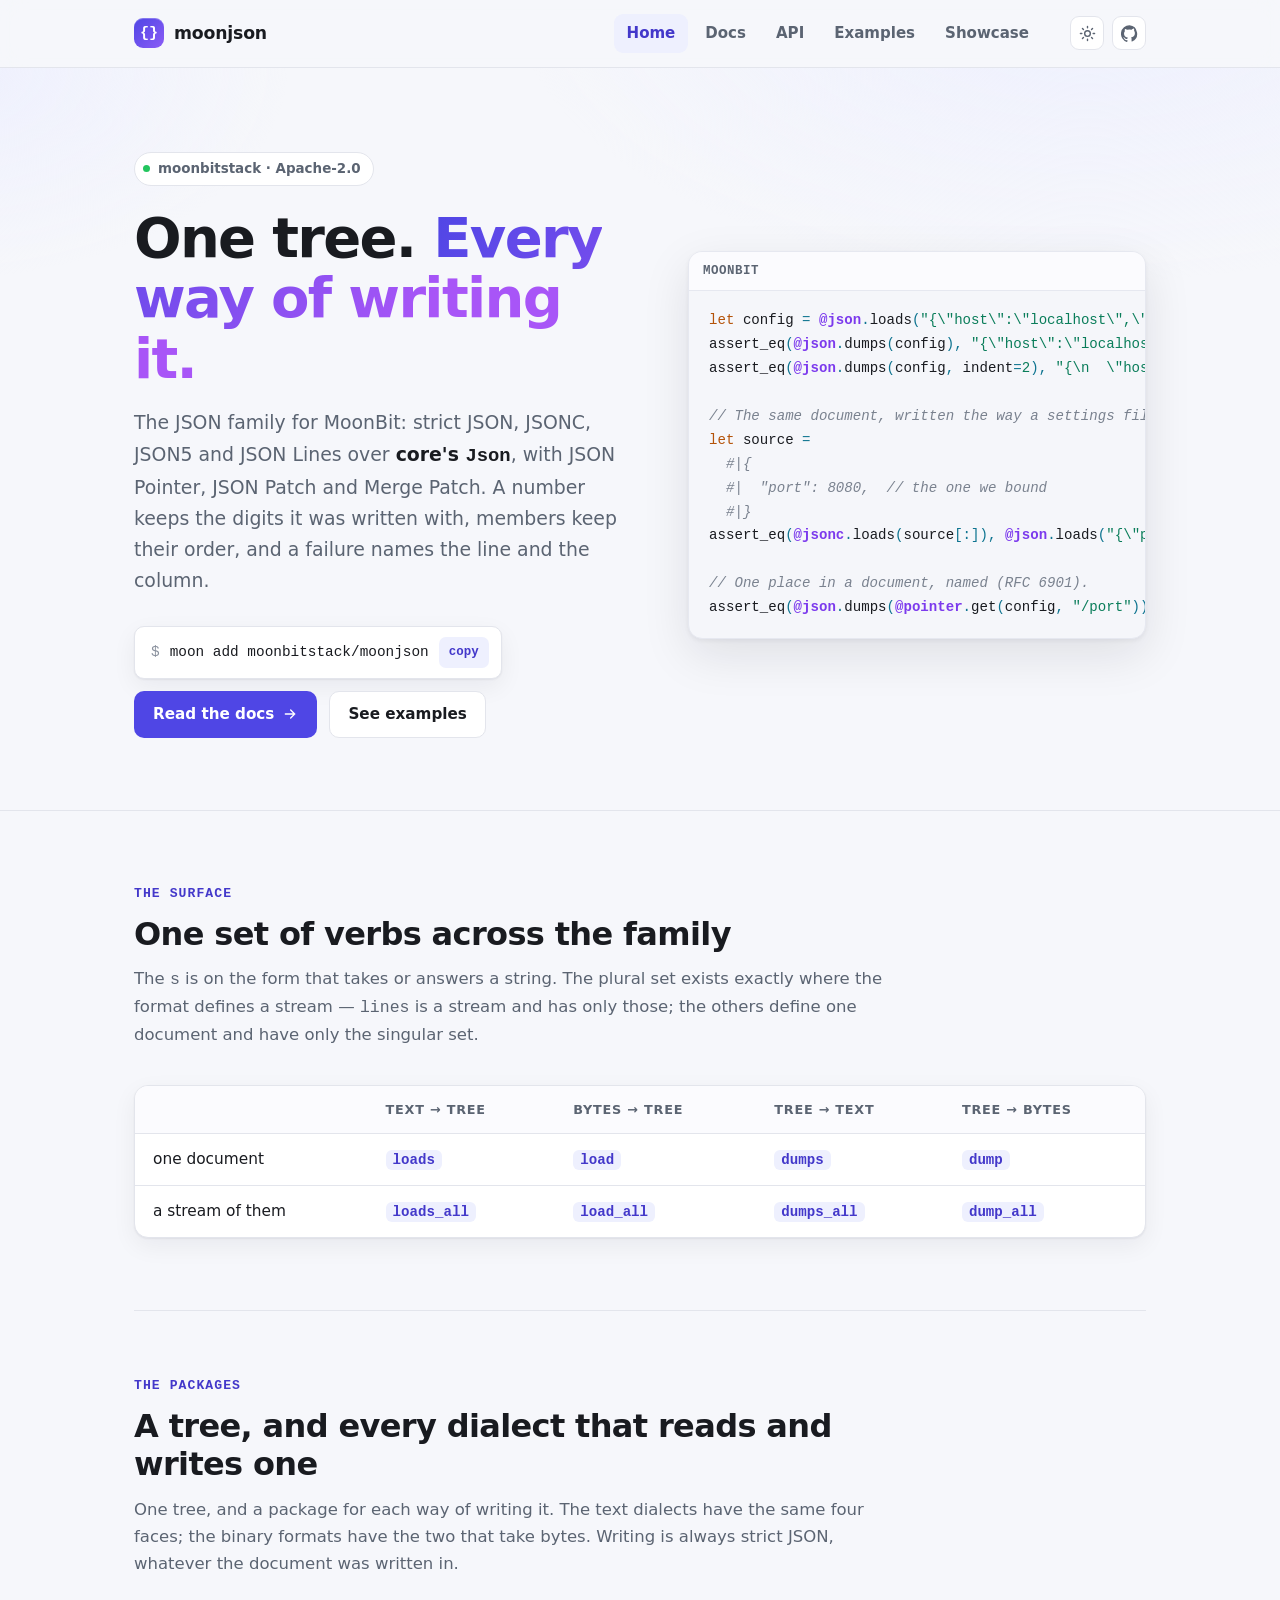
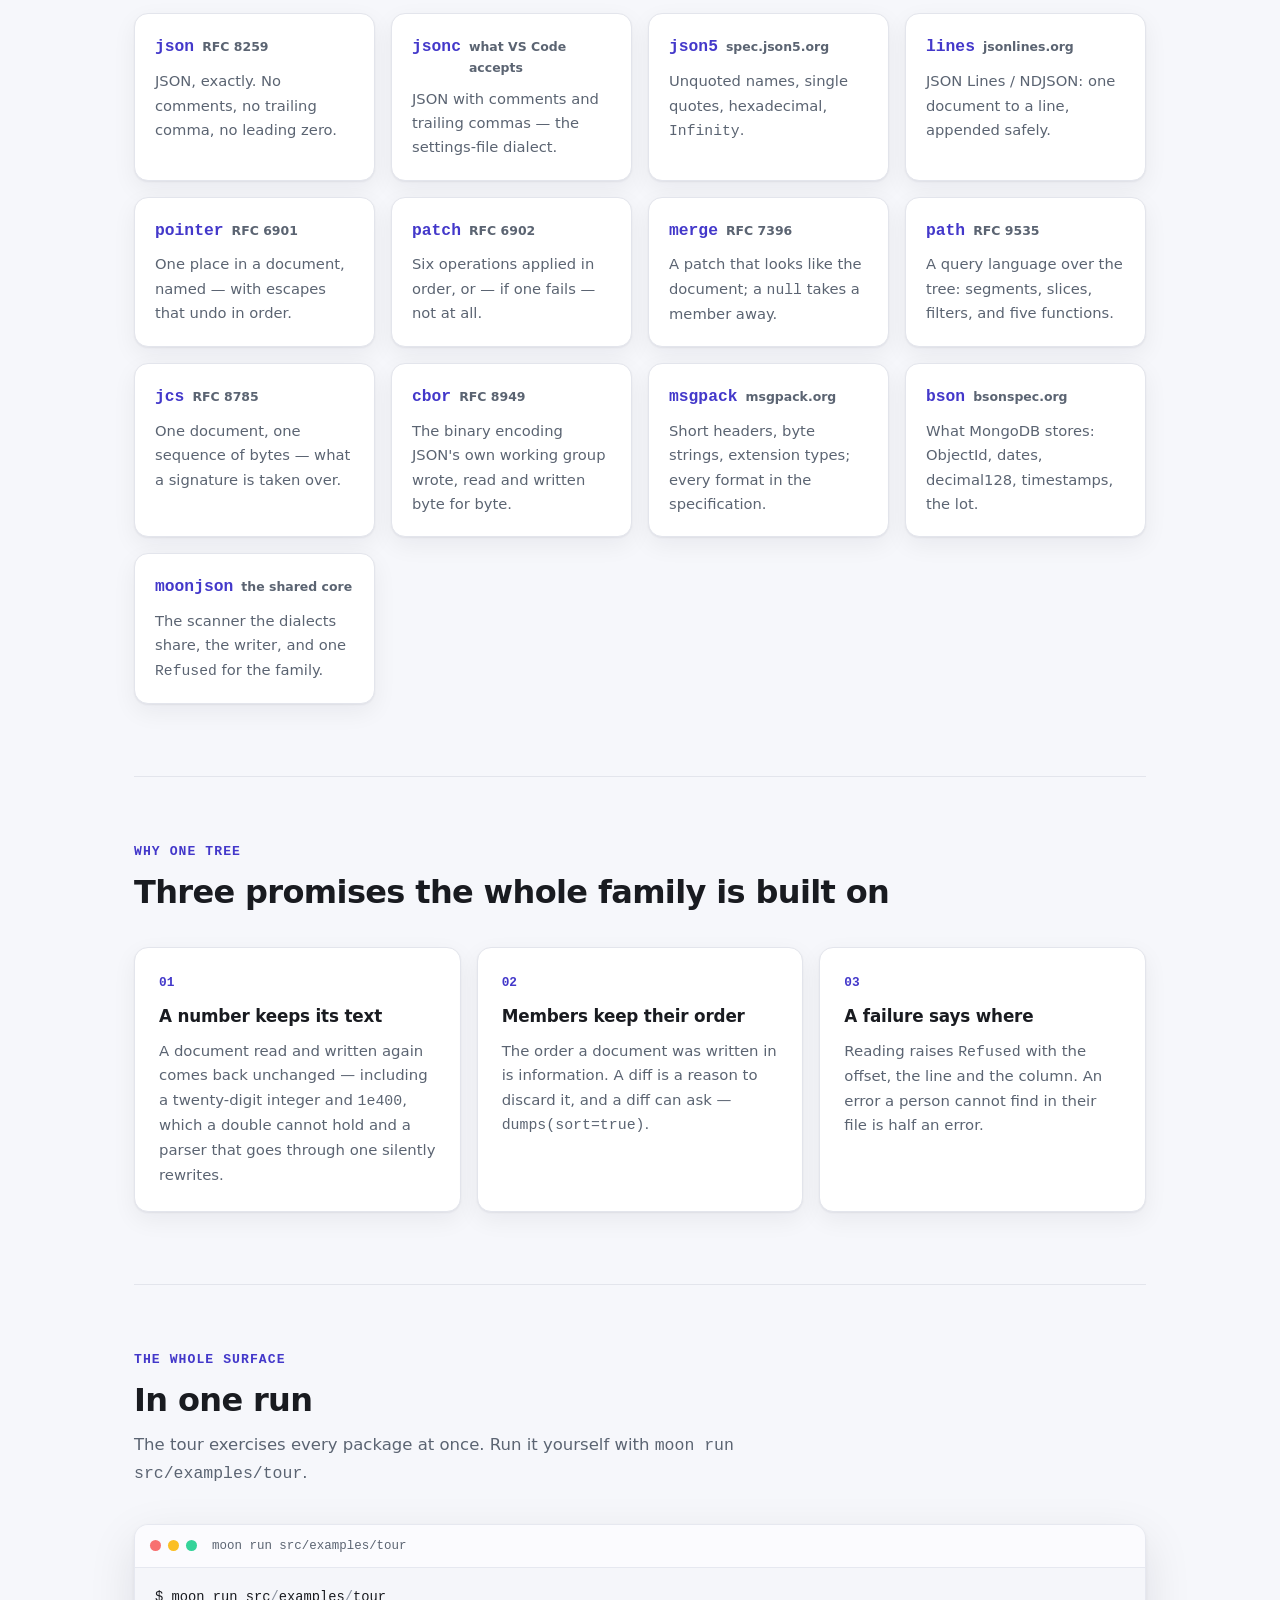
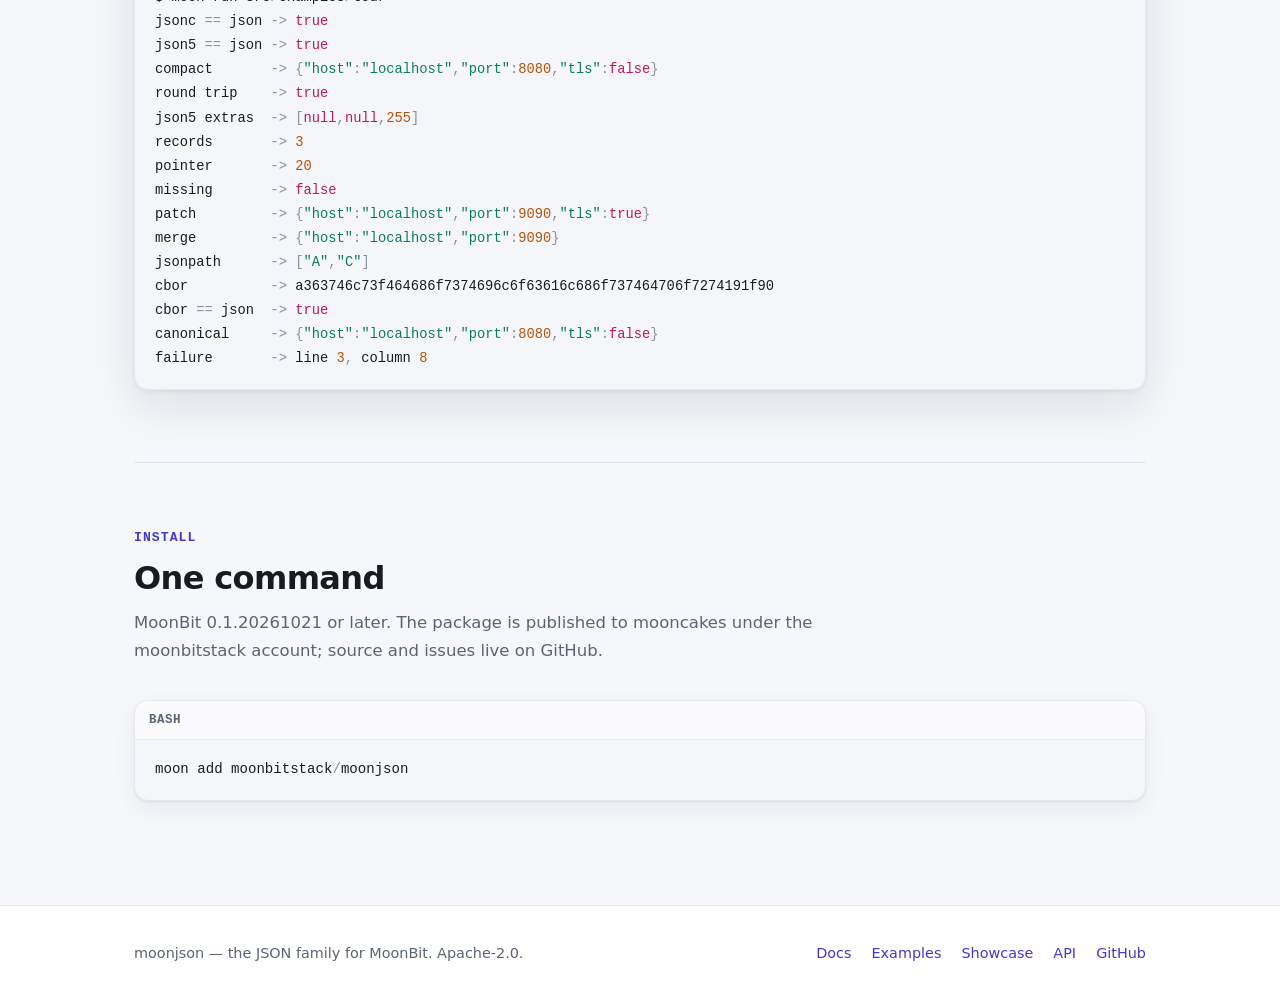
<file: docs/index.html>
<!DOCTYPE html>
<html lang="en-NZ">
  <head>
    <meta charset="utf-8" />
    <meta name="viewport" content="width=device-width, initial-scale=1" />
    <title>moonjson — the JSON family for MoonBit</title>
    <meta
      name="description"
      content="moonjson is the JSON family for MoonBit: RFC 8259 JSON, JSONC, JSON5 and JSON Lines over one data model, with JSON Pointer, JSON Patch and Merge Patch, and failures that name the line and column."
    />
    <link rel="stylesheet" href="assets/style.css?v=4" />
<script type="module" src="assets/scrollbar.js"></script>
    <link
      rel="icon"
      href="data:image/svg+xml,%3Csvg xmlns='http://www.w3.org/2000/svg' viewBox='0 0 32 32'%3E%3Crect width='32' height='32' rx='8' fill='%234f46e5'/%3E%3Ctext x='16' y='22' font-family='monospace' font-size='16' font-weight='bold' fill='white' text-anchor='middle'%3E%7B%7D%3C/text%3E%3C/svg%3E"
    />
    <script>
      // Set the theme before first paint so there is no flash.
      (function () {
        try {
          var t = localStorage.getItem("moonjson-theme");
        } catch (e) {
          t = null;
        }
        if (!t) {
          t = window.matchMedia && window.matchMedia("(prefers-color-scheme: dark)")
            .matches
            ? "dark"
            : "light";
        }
        document.documentElement.setAttribute("data-theme", t);
      })();
    </script>
  </head>
  <body>
    <header class="site-header">
      <div class="inner">
        <a class="wordmark" href="index.html">
          <span class="glyph">{}</span>
          <span>moonjson</span>
        </a>
        <nav class="site-nav" aria-label="Main">
          <a href="index.html" aria-current="page">Home</a>
          <a href="docs.html">Docs</a>
          <a href="api.html">API</a>
          <a href="examples.html">Examples</a>
          <a href="showcase.html">Showcase</a>
        </nav>
        <div class="header-tools">
          <button
            class="icon-button"
            type="button"
            data-theme-toggle
            aria-label="Switch theme"
          >
            <svg class="icon-sun" viewBox="0 0 24 24" fill="none" stroke="currentColor" stroke-width="2" stroke-linecap="round" aria-hidden="true">
              <circle cx="12" cy="12" r="4" />
              <path d="M12 2v2M12 20v2M4.9 4.9l1.4 1.4M17.7 17.7l1.4 1.4M2 12h2M20 12h2M4.9 19.1l1.4-1.4M17.7 6.3l1.4-1.4" />
            </svg>
            <svg class="icon-moon" viewBox="0 0 24 24" fill="none" stroke="currentColor" stroke-width="2" stroke-linecap="round" aria-hidden="true">
              <path d="M21 12.8A9 9 0 1 1 11.2 3a7 7 0 0 0 9.8 9.8z" />
            </svg>
          </button>
          <a
            class="icon-button"
            href="https://github.com/moonbitstack/moonjson"
            aria-label="GitHub repository"
          >
            <svg viewBox="0 0 24 24" fill="currentColor" aria-hidden="true">
              <path d="M12 .5a12 12 0 0 0-3.8 23.4c.6.1.8-.3.8-.6v-2c-3.3.7-4-1.6-4-1.6-.6-1.4-1.4-1.8-1.4-1.8-1-.7.1-.7.1-.7 1.2.1 1.8 1.2 1.8 1.2 1 1.8 2.8 1.3 3.5 1 .1-.8.4-1.3.8-1.6-2.7-.3-5.5-1.3-5.5-6 0-1.2.5-2.3 1.2-3.1-.1-.3-.5-1.5.1-3.2 0 0 1-.3 3.3 1.2a11.5 11.5 0 0 1 6 0C17.3 4.7 18.3 5 18.3 5c.6 1.7.2 2.9.1 3.2.8.8 1.2 1.9 1.2 3.1 0 4.7-2.8 5.7-5.5 6 .4.4.8 1.1.8 2.2v3.3c0 .3.2.7.8.6A12 12 0 0 0 12 .5z" />
            </svg>
          </a>
        </div>
      </div>
    </header>

    <main>
      <div class="hero">
        <div class="inner hero-grid">
          <div>
            <span class="eyebrow"><span class="dot"></span>moonbitstack · Apache-2.0</span>
            <h1>One tree. <span class="accent">Every way of writing it.</span></h1>
            <p class="lede">
              The JSON family for MoonBit: strict JSON, JSONC, JSON5 and JSON
              Lines over <strong>core's <code>Json</code></strong>, with JSON
              Pointer, JSON Patch and Merge Patch. A number keeps the digits it
              was written with, members keep their order, and a failure names
              the line and the column.
            </p>
            <div class="hero-actions">
              <span class="install">
                <span class="prompt">$</span>
                <span id="install-command">moon add moonbitstack/moonjson</span>
                <button type="button" data-copy="#install-command">copy</button>
              </span>
              <a class="btn btn-primary" href="docs.html">
                Read the docs
                <svg viewBox="0 0 24 24" fill="none" stroke="currentColor" stroke-width="2" stroke-linecap="round" aria-hidden="true"><path d="M5 12h14M13 6l6 6-6 6" /></svg>
              </a>
              <a class="btn btn-ghost" href="examples.html">See examples</a>
            </div>
          </div>
          <div class="code-card" aria-label="A first look">
            <div class="bar"><span class="lang">moonbit</span><span class="spacer"></span></div>
            <pre data-lang="moonbit">let config = @json.loads("{\"host\":\"localhost\",\"port\":8080}")
assert_eq(@json.dumps(config), "{\"host\":\"localhost\",\"port\":8080}")
assert_eq(@json.dumps(config, indent=2), "{\n  \"host\": \"localhost\",\n  \"port\": 8080\n}")

// The same document, written the way a settings file is written.
let source =
  #|{
  #|  "port": 8080,  // the one we bound
  #|}
assert_eq(@jsonc.loads(source[:]), @json.loads("{\"port\":8080}"))

// One place in a document, named (RFC 6901).
assert_eq(@json.dumps(@pointer.get(config, "/port")), "8080")</pre>
          </div>
        </div>
      </div>

      <div class="wrap">
        <section id="verbs">
          <div class="section-head">
            <div class="kicker">the surface</div>
            <h2>One set of verbs across the family</h2>
            <p>
              The <code>s</code> is on the form that takes or answers a string. The plural set exists exactly where the format
              defines a stream — <code>lines</code> is a stream and has only
              those; the others define one document and have only the singular
              set.
            </p>
          </div>
          <div class="table-card">
            <table>
              <thead>
                <tr>
                  <th></th>
                  <th>text → tree</th>
                  <th>bytes → tree</th>
                  <th>tree → text</th>
                  <th>tree → bytes</th>
                </tr>
              </thead>
              <tbody>
                <tr>
                  <td>one document</td>
                  <td><code>loads</code></td>
                  <td><code>load</code></td>
                  <td><code>dumps</code></td>
                  <td><code>dump</code></td>
                </tr>
                <tr>
                  <td>a stream of them</td>
                  <td><code>loads_all</code></td>
                  <td><code>load_all</code></td>
                  <td><code>dumps_all</code></td>
                  <td><code>dump_all</code></td>
                </tr>
              </tbody>
            </table>
          </div>
        </section>

        <section id="packages">
          <div class="section-head">
            <div class="kicker">the packages</div>
            <h2>A tree, and every dialect that reads and writes one</h2>
            <p>
              One tree, and a package for each way of writing it. The text
              dialects have the same four faces; the binary formats have the two
              that take bytes. Writing is always strict JSON, whatever the
              document was written in.
            </p>
          </div>
          <div class="grid">
            <a class="pkg" href="docs.html#json">
              <span class="name">json <span class="spec">RFC 8259</span></span>
              <p>JSON, exactly. No comments, no trailing comma, no leading zero.</p>
            </a>
            <a class="pkg" href="docs.html#jsonc">
              <span class="name">jsonc <span class="spec">what VS Code accepts</span></span>
              <p>JSON with comments and trailing commas — the settings-file dialect.</p>
            </a>
            <a class="pkg" href="docs.html#json5">
              <span class="name">json5 <span class="spec">spec.json5.org</span></span>
              <p>Unquoted names, single quotes, hexadecimal, <code>Infinity</code>.</p>
            </a>
            <a class="pkg" href="docs.html#lines">
              <span class="name">lines <span class="spec">jsonlines.org</span></span>
              <p>JSON Lines / NDJSON: one document to a line, appended safely.</p>
            </a>
            <a class="pkg" href="docs.html#pointer">
              <span class="name">pointer <span class="spec">RFC 6901</span></span>
              <p>One place in a document, named — with escapes that undo in order.</p>
            </a>
            <a class="pkg" href="docs.html#patch">
              <span class="name">patch <span class="spec">RFC 6902</span></span>
              <p>Six operations applied in order, or — if one fails — not at all.</p>
            </a>
            <a class="pkg" href="docs.html#merge">
              <span class="name">merge <span class="spec">RFC 7396</span></span>
              <p>A patch that looks like the document; a <code>null</code> takes a member away.</p>
            </a>
            <a class="pkg" href="docs.html#path">
              <span class="name">path <span class="spec">RFC 9535</span></span>
              <p>A query language over the tree: segments, slices, filters, and five functions.</p>
            </a>
            <a class="pkg" href="docs.html#jcs">
              <span class="name">jcs <span class="spec">RFC 8785</span></span>
              <p>One document, one sequence of bytes — what a signature is taken over.</p>
            </a>
            <a class="pkg" href="docs.html#binary">
              <span class="name">cbor <span class="spec">RFC 8949</span></span>
              <p>The binary encoding JSON's own working group wrote, read and written byte for byte.</p>
            </a>
            <a class="pkg" href="docs.html#binary">
              <span class="name">msgpack <span class="spec">msgpack.org</span></span>
              <p>Short headers, byte strings, extension types; every format in the specification.</p>
            </a>
            <a class="pkg" href="docs.html#binary">
              <span class="name">bson <span class="spec">bsonspec.org</span></span>
              <p>What MongoDB stores: ObjectId, dates, decimal128, timestamps, the lot.</p>
            </a>
            <a class="pkg" href="docs.html#flavor">
              <span class="name">moonjson <span class="spec">the shared core</span></span>
              <p>The scanner the dialects share, the writer, and one <code>Refused</code> for the family.</p>
            </a>
          </div>
        </section>

        <section id="principles">
          <div class="section-head">
            <div class="kicker">why one tree</div>
            <h2>Three promises the whole family is built on</h2>
          </div>
          <div class="principles">
            <div class="principle">
              <div class="num">01</div>
              <h3>A number keeps its text</h3>
              <p>
                A document read and written again comes back unchanged —
                including a twenty-digit integer and <code>1e400</code>, which a
                double cannot hold and a parser that goes through one silently
                rewrites.
              </p>
            </div>
            <div class="principle">
              <div class="num">02</div>
              <h3>Members keep their order</h3>
              <p>
                The order a document was written in is information. A diff is a
                reason to discard it, and a diff can ask —
                <code>dumps(sort=true)</code>.
              </p>
            </div>
            <div class="principle">
              <div class="num">03</div>
              <h3>A failure says where</h3>
              <p>
                Reading raises <code>Refused</code> with the offset, the line
                and the column. An error a person cannot find in their file is
                half an error.
              </p>
            </div>
          </div>
        </section>

        <section id="tour">
          <div class="section-head">
            <div class="kicker">the whole surface</div>
            <h2>In one run</h2>
            <p>
              The tour exercises every package at once. Run it yourself with
              <code>moon run src/examples/tour</code>.
            </p>
          </div>
          <div class="terminal">
            <div class="bar"><i></i><i></i><i></i><span class="title">moon run src/examples/tour</span></div>
            <pre data-lang="bash"><span class="cmd">$ moon run src/examples/tour</span>
<span class="out">jsonc == json -&gt; true
json5 == json -&gt; true
compact       -&gt; {"host":"localhost","port":8080,"tls":false}
round trip    -&gt; true
json5 extras  -&gt; [null,null,255]
records       -&gt; 3
pointer       -&gt; 20
missing       -&gt; false
patch         -&gt; {"host":"localhost","port":9090,"tls":true}
merge         -&gt; {"host":"localhost","port":9090}
jsonpath      -&gt; ["A","C"]
cbor          -&gt; a363746c73f464686f7374696c6f63616c686f737464706f7274191f90
cbor == json  -&gt; true
canonical     -&gt; {"host":"localhost","port":8080,"tls":false}
failure       -&gt; line 3, column 8</span></pre>
          </div>
        </section>

        <section id="install">
          <div class="section-head">
            <div class="kicker">install</div>
            <h2>One command</h2>
            <p>
              MoonBit 0.1.20261021 or later. The package is published to
              mooncakes under the moonbitstack account; source and issues live
              on GitHub.
            </p>
          </div>
          <div class="code-card">
            <div class="bar"><span class="lang">bash</span><span class="spacer"></span></div>
            <pre data-lang="bash">moon add moonbitstack/moonjson</pre>
          </div>
        </section>
      </div>
    </main>

    <footer class="site-footer">
      <div class="inner">
        <span>moonjson — the JSON family for MoonBit. Apache-2.0.</span>
        <div class="links">
          <a href="docs.html">Docs</a>
          <a href="examples.html">Examples</a>
          <a href="showcase.html">Showcase</a>
          <a href="api.html">API</a>
          <a href="https://github.com/moonbitstack/moonjson">GitHub</a>
        </div>
      </div>
    </footer>

    <script src="assets/app.js?v=3"></script>
  </body>
</html>
</file>
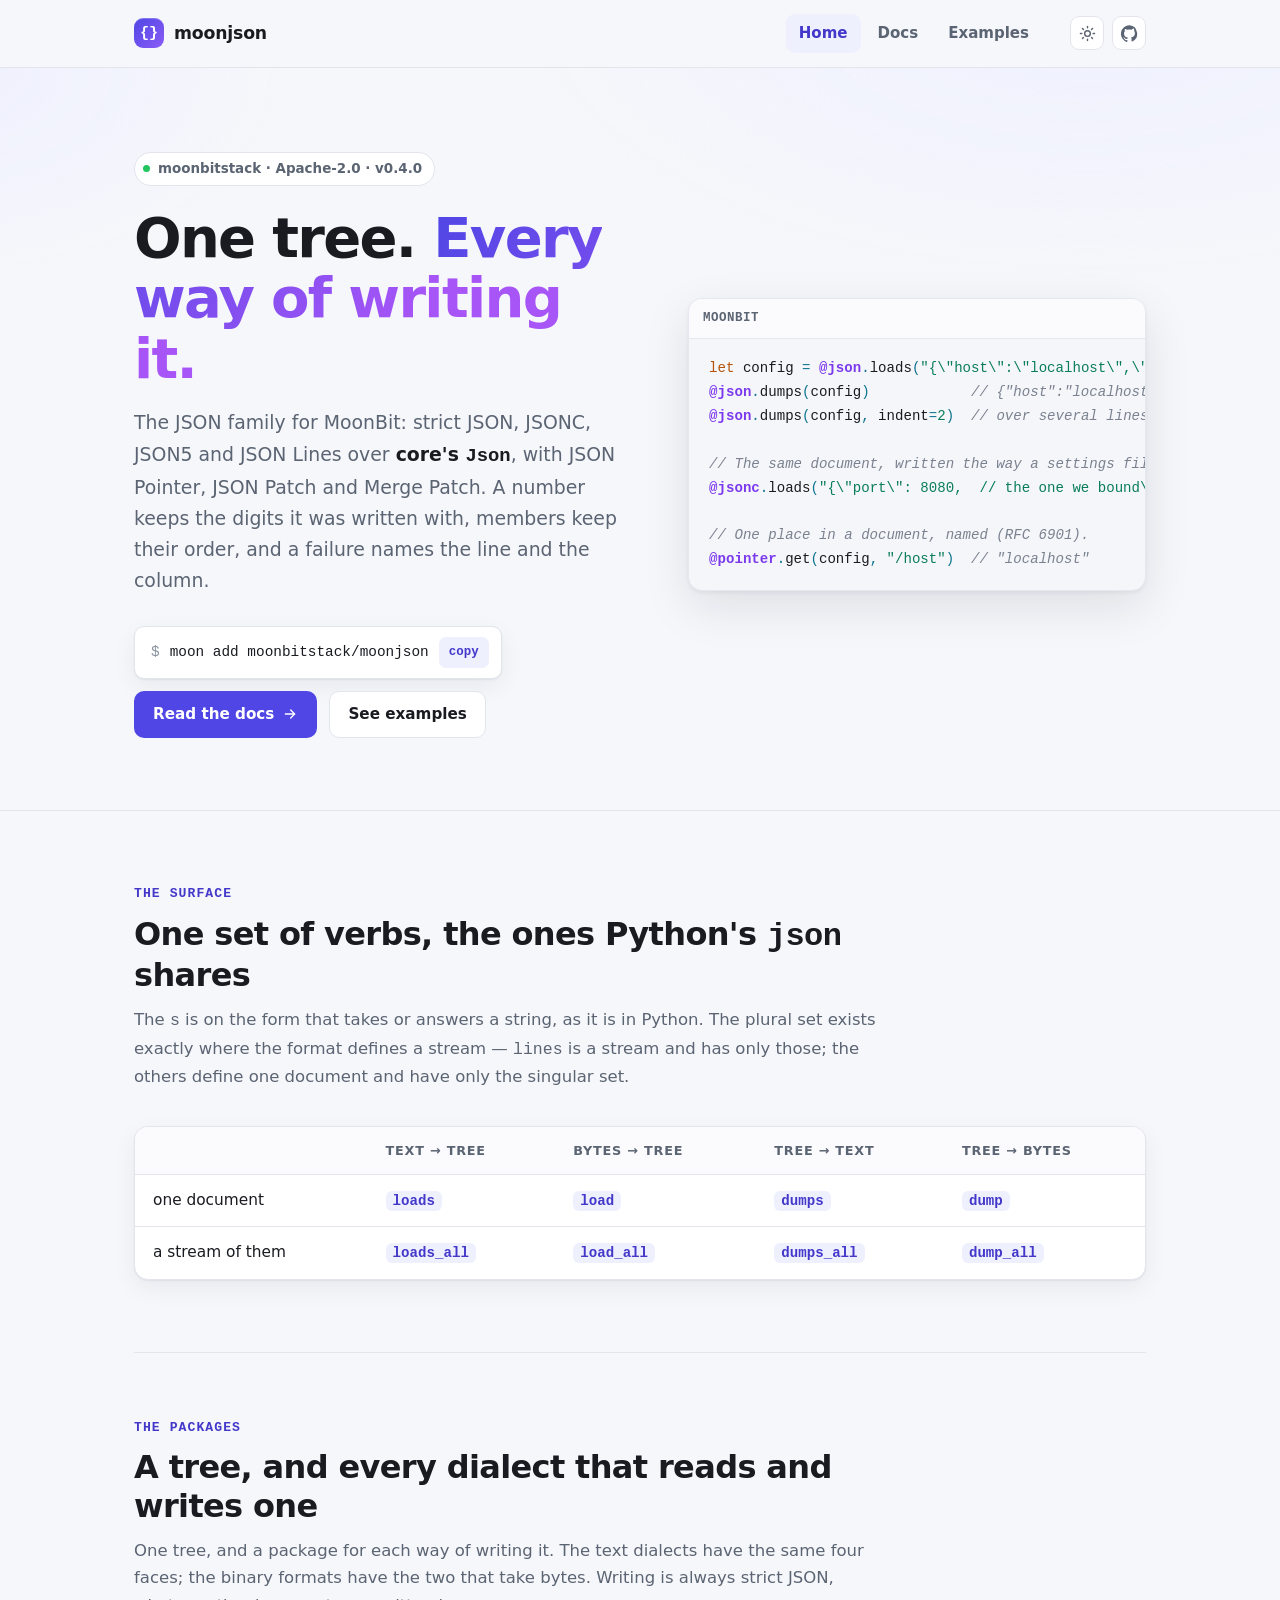
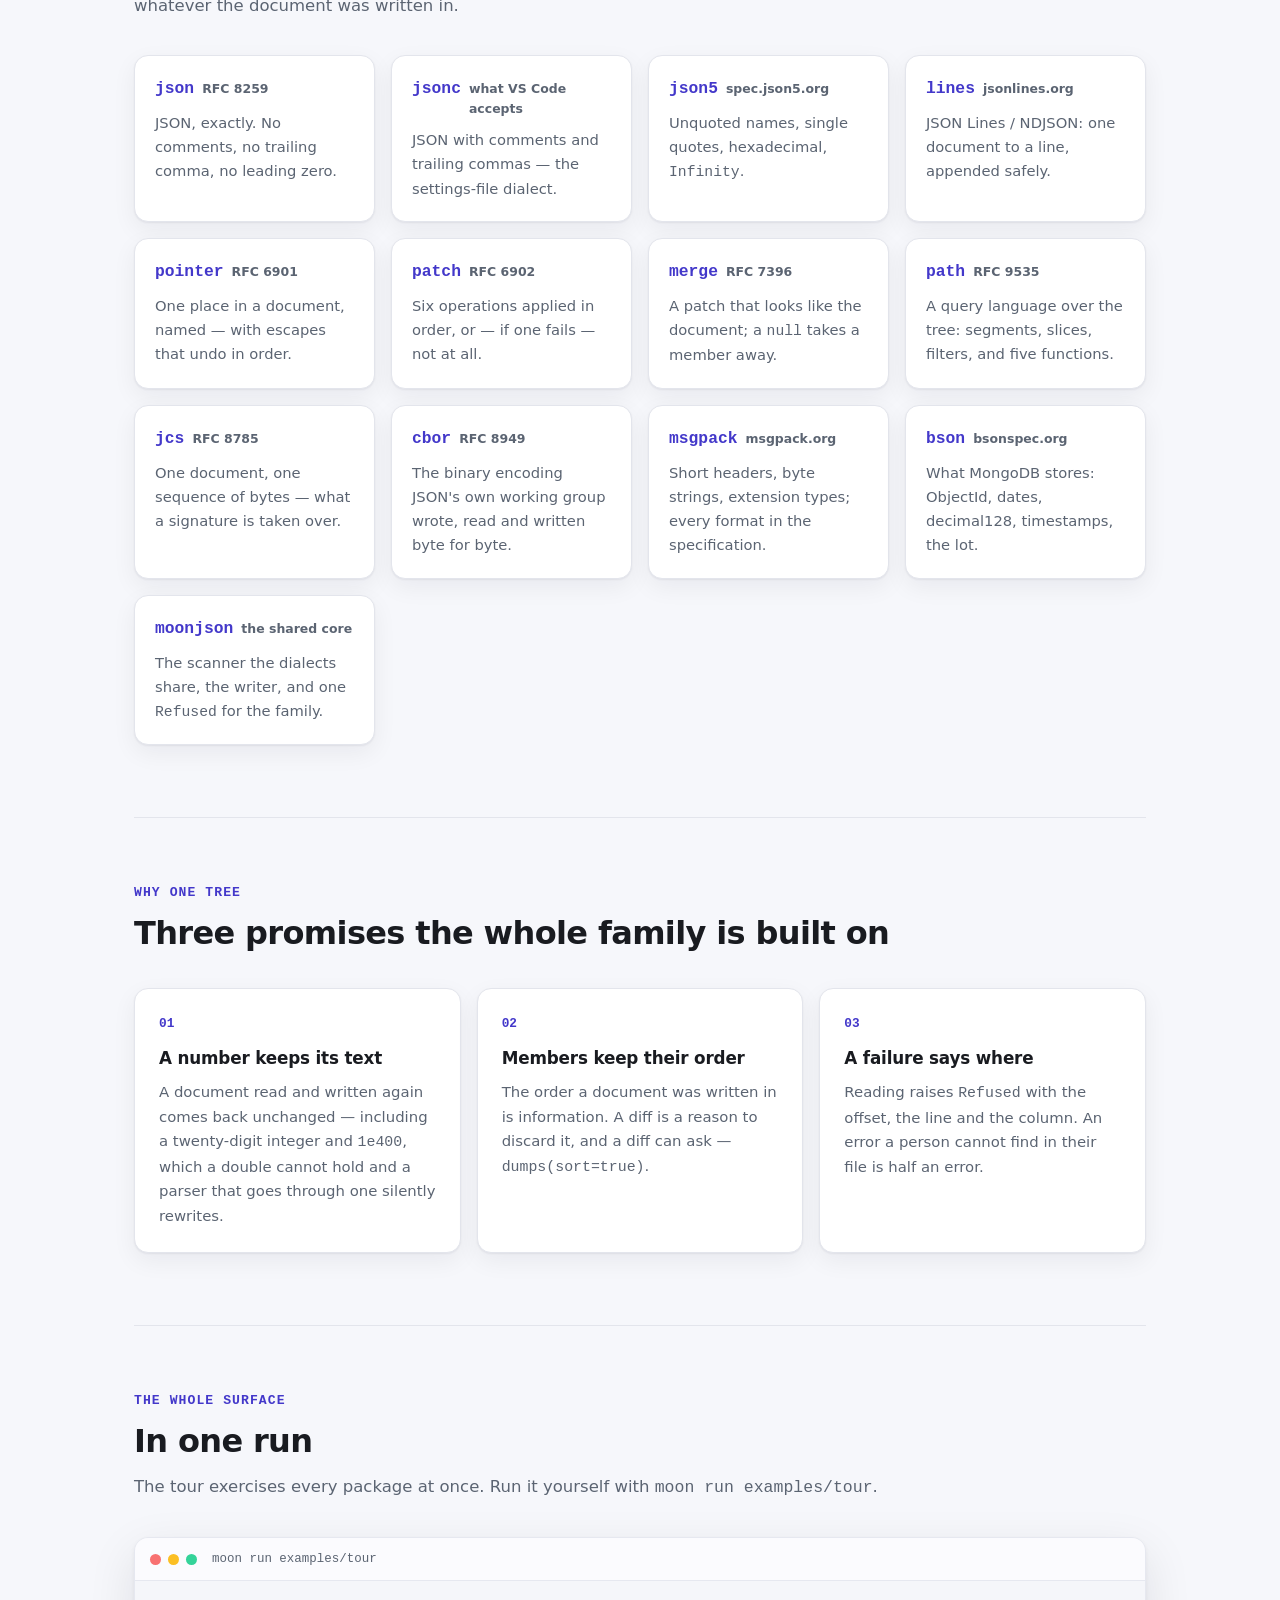
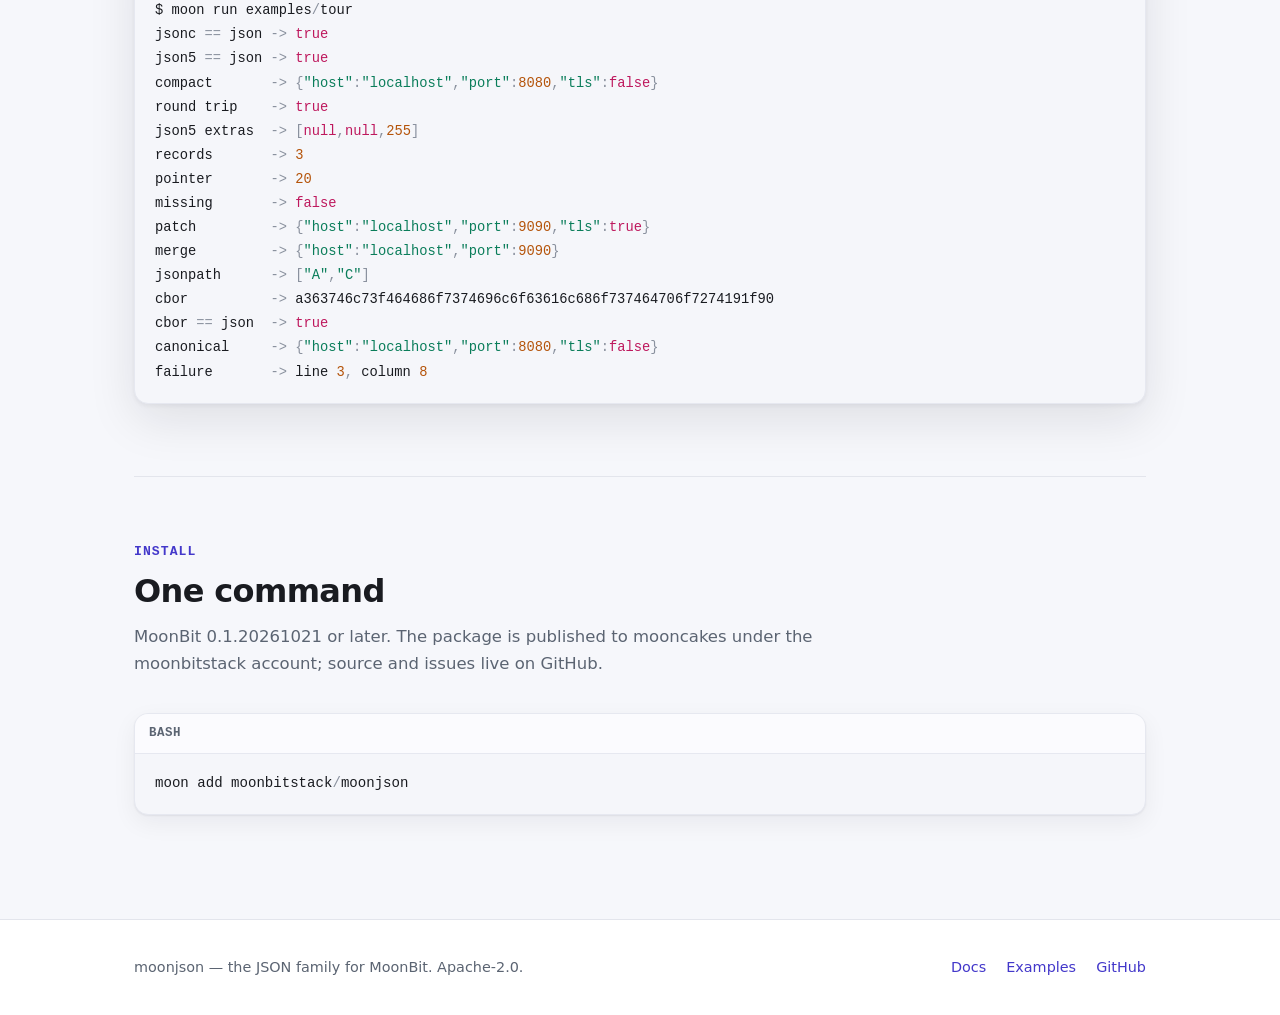
<file: site/index.html>
<!DOCTYPE html>
<html lang="en-NZ">
  <head>
    <meta charset="utf-8" />
    <meta name="viewport" content="width=device-width, initial-scale=1" />
    <title>moonjson — the JSON family for MoonBit</title>
    <meta
      name="description"
      content="moonjson is the JSON family for MoonBit: RFC 8259 JSON, JSONC, JSON5 and JSON Lines over one data model, with JSON Pointer, JSON Patch and Merge Patch, and failures that name the line and column."
    />
    <link rel="stylesheet" href="assets/style.css" />
    <link
      rel="icon"
      href="data:image/svg+xml,%3Csvg xmlns='http://www.w3.org/2000/svg' viewBox='0 0 32 32'%3E%3Crect width='32' height='32' rx='8' fill='%234f46e5'/%3E%3Ctext x='16' y='22' font-family='monospace' font-size='16' font-weight='bold' fill='white' text-anchor='middle'%3E%7B%7D%3C/text%3E%3C/svg%3E"
    />
    <script>
      // Set the theme before first paint so there is no flash.
      (function () {
        try {
          var t = localStorage.getItem("moonjson-theme");
        } catch (e) {
          t = null;
        }
        if (!t) {
          t = window.matchMedia && window.matchMedia("(prefers-color-scheme: dark)")
            .matches
            ? "dark"
            : "light";
        }
        document.documentElement.setAttribute("data-theme", t);
      })();
    </script>
  </head>
  <body>
    <header class="site-header">
      <div class="inner">
        <a class="wordmark" href="index.html">
          <span class="glyph">{}</span>
          <span>moonjson</span>
        </a>
        <nav class="site-nav" aria-label="Main">
          <a href="index.html" aria-current="page">Home</a>
          <a href="docs.html">Docs</a>
          <a href="examples.html">Examples</a>
        </nav>
        <div class="header-tools">
          <button
            class="icon-button"
            type="button"
            data-theme-toggle
            aria-label="Switch theme"
          >
            <svg class="icon-sun" viewBox="0 0 24 24" fill="none" stroke="currentColor" stroke-width="2" stroke-linecap="round" aria-hidden="true">
              <circle cx="12" cy="12" r="4" />
              <path d="M12 2v2M12 20v2M4.9 4.9l1.4 1.4M17.7 17.7l1.4 1.4M2 12h2M20 12h2M4.9 19.1l1.4-1.4M17.7 6.3l1.4-1.4" />
            </svg>
            <svg class="icon-moon" viewBox="0 0 24 24" fill="none" stroke="currentColor" stroke-width="2" stroke-linecap="round" aria-hidden="true">
              <path d="M21 12.8A9 9 0 1 1 11.2 3a7 7 0 0 0 9.8 9.8z" />
            </svg>
          </button>
          <a
            class="icon-button"
            href="https://github.com/moonbitstack/moonjson"
            aria-label="GitHub repository"
          >
            <svg viewBox="0 0 24 24" fill="currentColor" aria-hidden="true">
              <path d="M12 .5a12 12 0 0 0-3.8 23.4c.6.1.8-.3.8-.6v-2c-3.3.7-4-1.6-4-1.6-.6-1.4-1.4-1.8-1.4-1.8-1-.7.1-.7.1-.7 1.2.1 1.8 1.2 1.8 1.2 1 1.8 2.8 1.3 3.5 1 .1-.8.4-1.3.8-1.6-2.7-.3-5.5-1.3-5.5-6 0-1.2.5-2.3 1.2-3.1-.1-.3-.5-1.5.1-3.2 0 0 1-.3 3.3 1.2a11.5 11.5 0 0 1 6 0C17.3 4.7 18.3 5 18.3 5c.6 1.7.2 2.9.1 3.2.8.8 1.2 1.9 1.2 3.1 0 4.7-2.8 5.7-5.5 6 .4.4.8 1.1.8 2.2v3.3c0 .3.2.7.8.6A12 12 0 0 0 12 .5z" />
            </svg>
          </a>
        </div>
      </div>
    </header>

    <main>
      <div class="hero">
        <div class="inner hero-grid">
          <div>
            <span class="eyebrow"><span class="dot"></span>moonbitstack · Apache-2.0 · v0.4.0</span>
            <h1>One tree. <span class="accent">Every way of writing it.</span></h1>
            <p class="lede">
              The JSON family for MoonBit: strict JSON, JSONC, JSON5 and JSON
              Lines over <strong>core's <code>Json</code></strong>, with JSON
              Pointer, JSON Patch and Merge Patch. A number keeps the digits it
              was written with, members keep their order, and a failure names
              the line and the column.
            </p>
            <div class="hero-actions">
              <span class="install">
                <span class="prompt">$</span>
                <span id="install-command">moon add moonbitstack/moonjson</span>
                <button type="button" data-copy="#install-command">copy</button>
              </span>
              <a class="btn btn-primary" href="docs.html">
                Read the docs
                <svg viewBox="0 0 24 24" fill="none" stroke="currentColor" stroke-width="2" stroke-linecap="round" aria-hidden="true"><path d="M5 12h14M13 6l6 6-6 6" /></svg>
              </a>
              <a class="btn btn-ghost" href="examples.html">See examples</a>
            </div>
          </div>
          <div class="code-card" aria-label="A first look">
            <div class="bar"><span class="lang">moonbit</span><span class="spacer"></span></div>
            <pre data-lang="moonbit">let config = @json.loads("{\"host\":\"localhost\",\"port\":8080}")
@json.dumps(config)            // {"host":"localhost","port":8080}
@json.dumps(config, indent=2)  // over several lines

// The same document, written the way a settings file is written.
@jsonc.loads("{\"port\": 8080,  // the one we bound\n}")

// One place in a document, named (RFC 6901).
@pointer.get(config, "/host")  // "localhost"</pre>
          </div>
        </div>
      </div>

      <div class="wrap">
        <section id="verbs">
          <div class="section-head">
            <div class="kicker">the surface</div>
            <h2>One set of verbs, the ones Python's <code>json</code> shares</h2>
            <p>
              The <code>s</code> is on the form that takes or answers a string,
              as it is in Python. The plural set exists exactly where the format
              defines a stream — <code>lines</code> is a stream and has only
              those; the others define one document and have only the singular
              set.
            </p>
          </div>
          <div class="table-card">
            <table>
              <thead>
                <tr>
                  <th></th>
                  <th>text → tree</th>
                  <th>bytes → tree</th>
                  <th>tree → text</th>
                  <th>tree → bytes</th>
                </tr>
              </thead>
              <tbody>
                <tr>
                  <td>one document</td>
                  <td><code>loads</code></td>
                  <td><code>load</code></td>
                  <td><code>dumps</code></td>
                  <td><code>dump</code></td>
                </tr>
                <tr>
                  <td>a stream of them</td>
                  <td><code>loads_all</code></td>
                  <td><code>load_all</code></td>
                  <td><code>dumps_all</code></td>
                  <td><code>dump_all</code></td>
                </tr>
              </tbody>
            </table>
          </div>
        </section>

        <section id="packages">
          <div class="section-head">
            <div class="kicker">the packages</div>
            <h2>A tree, and every dialect that reads and writes one</h2>
            <p>
              One tree, and a package for each way of writing it. The text
              dialects have the same four faces; the binary formats have the two
              that take bytes. Writing is always strict JSON, whatever the
              document was written in.
            </p>
          </div>
          <div class="grid">
            <a class="pkg" href="docs.html#json">
              <span class="name">json <span class="spec">RFC 8259</span></span>
              <p>JSON, exactly. No comments, no trailing comma, no leading zero.</p>
            </a>
            <a class="pkg" href="docs.html#jsonc">
              <span class="name">jsonc <span class="spec">what VS Code accepts</span></span>
              <p>JSON with comments and trailing commas — the settings-file dialect.</p>
            </a>
            <a class="pkg" href="docs.html#json5">
              <span class="name">json5 <span class="spec">spec.json5.org</span></span>
              <p>Unquoted names, single quotes, hexadecimal, <code>Infinity</code>.</p>
            </a>
            <a class="pkg" href="docs.html#lines">
              <span class="name">lines <span class="spec">jsonlines.org</span></span>
              <p>JSON Lines / NDJSON: one document to a line, appended safely.</p>
            </a>
            <a class="pkg" href="docs.html#pointer">
              <span class="name">pointer <span class="spec">RFC 6901</span></span>
              <p>One place in a document, named — with escapes that undo in order.</p>
            </a>
            <a class="pkg" href="docs.html#patch">
              <span class="name">patch <span class="spec">RFC 6902</span></span>
              <p>Six operations applied in order, or — if one fails — not at all.</p>
            </a>
            <a class="pkg" href="docs.html#merge">
              <span class="name">merge <span class="spec">RFC 7396</span></span>
              <p>A patch that looks like the document; a <code>null</code> takes a member away.</p>
            </a>
            <a class="pkg" href="docs.html#path">
              <span class="name">path <span class="spec">RFC 9535</span></span>
              <p>A query language over the tree: segments, slices, filters, and five functions.</p>
            </a>
            <a class="pkg" href="docs.html#jcs">
              <span class="name">jcs <span class="spec">RFC 8785</span></span>
              <p>One document, one sequence of bytes — what a signature is taken over.</p>
            </a>
            <a class="pkg" href="docs.html#binary">
              <span class="name">cbor <span class="spec">RFC 8949</span></span>
              <p>The binary encoding JSON's own working group wrote, read and written byte for byte.</p>
            </a>
            <a class="pkg" href="docs.html#binary">
              <span class="name">msgpack <span class="spec">msgpack.org</span></span>
              <p>Short headers, byte strings, extension types; every format in the specification.</p>
            </a>
            <a class="pkg" href="docs.html#binary">
              <span class="name">bson <span class="spec">bsonspec.org</span></span>
              <p>What MongoDB stores: ObjectId, dates, decimal128, timestamps, the lot.</p>
            </a>
            <a class="pkg" href="docs.html#flavor">
              <span class="name">moonjson <span class="spec">the shared core</span></span>
              <p>The scanner the dialects share, the writer, and one <code>Refused</code> for the family.</p>
            </a>
          </div>
        </section>

        <section id="principles">
          <div class="section-head">
            <div class="kicker">why one tree</div>
            <h2>Three promises the whole family is built on</h2>
          </div>
          <div class="principles">
            <div class="principle">
              <div class="num">01</div>
              <h3>A number keeps its text</h3>
              <p>
                A document read and written again comes back unchanged —
                including a twenty-digit integer and <code>1e400</code>, which a
                double cannot hold and a parser that goes through one silently
                rewrites.
              </p>
            </div>
            <div class="principle">
              <div class="num">02</div>
              <h3>Members keep their order</h3>
              <p>
                The order a document was written in is information. A diff is a
                reason to discard it, and a diff can ask —
                <code>dumps(sort=true)</code>.
              </p>
            </div>
            <div class="principle">
              <div class="num">03</div>
              <h3>A failure says where</h3>
              <p>
                Reading raises <code>Refused</code> with the offset, the line
                and the column. An error a person cannot find in their file is
                half an error.
              </p>
            </div>
          </div>
        </section>

        <section id="tour">
          <div class="section-head">
            <div class="kicker">the whole surface</div>
            <h2>In one run</h2>
            <p>
              The tour exercises every package at once. Run it yourself with
              <code>moon run examples/tour</code>.
            </p>
          </div>
          <div class="terminal">
            <div class="bar"><i></i><i></i><i></i><span class="title">moon run examples/tour</span></div>
            <pre data-lang="bash"><span class="cmd">$ moon run examples/tour</span>
<span class="out">jsonc == json -&gt; true
json5 == json -&gt; true
compact       -&gt; {"host":"localhost","port":8080,"tls":false}
round trip    -&gt; true
json5 extras  -&gt; [null,null,255]
records       -&gt; 3
pointer       -&gt; 20
missing       -&gt; false
patch         -&gt; {"host":"localhost","port":9090,"tls":true}
merge         -&gt; {"host":"localhost","port":9090}
jsonpath      -&gt; ["A","C"]
cbor          -&gt; a363746c73f464686f7374696c6f63616c686f737464706f7274191f90
cbor == json  -&gt; true
canonical     -&gt; {"host":"localhost","port":8080,"tls":false}
failure       -&gt; line 3, column 8</span></pre>
          </div>
        </section>

        <section id="install">
          <div class="section-head">
            <div class="kicker">install</div>
            <h2>One command</h2>
            <p>
              MoonBit 0.1.20261021 or later. The package is published to
              mooncakes under the moonbitstack account; source and issues live
              on GitHub.
            </p>
          </div>
          <div class="code-card">
            <div class="bar"><span class="lang">bash</span><span class="spacer"></span></div>
            <pre data-lang="bash">moon add moonbitstack/moonjson</pre>
          </div>
        </section>
      </div>
    </main>

    <footer class="site-footer">
      <div class="inner">
        <span>moonjson — the JSON family for MoonBit. Apache-2.0.</span>
        <div class="links">
          <a href="docs.html">Docs</a>
          <a href="examples.html">Examples</a>
          <a href="https://github.com/moonbitstack/moonjson">GitHub</a>
        </div>
      </div>
    </footer>

    <script src="assets/app.js"></script>
  </body>
</html>
</file>
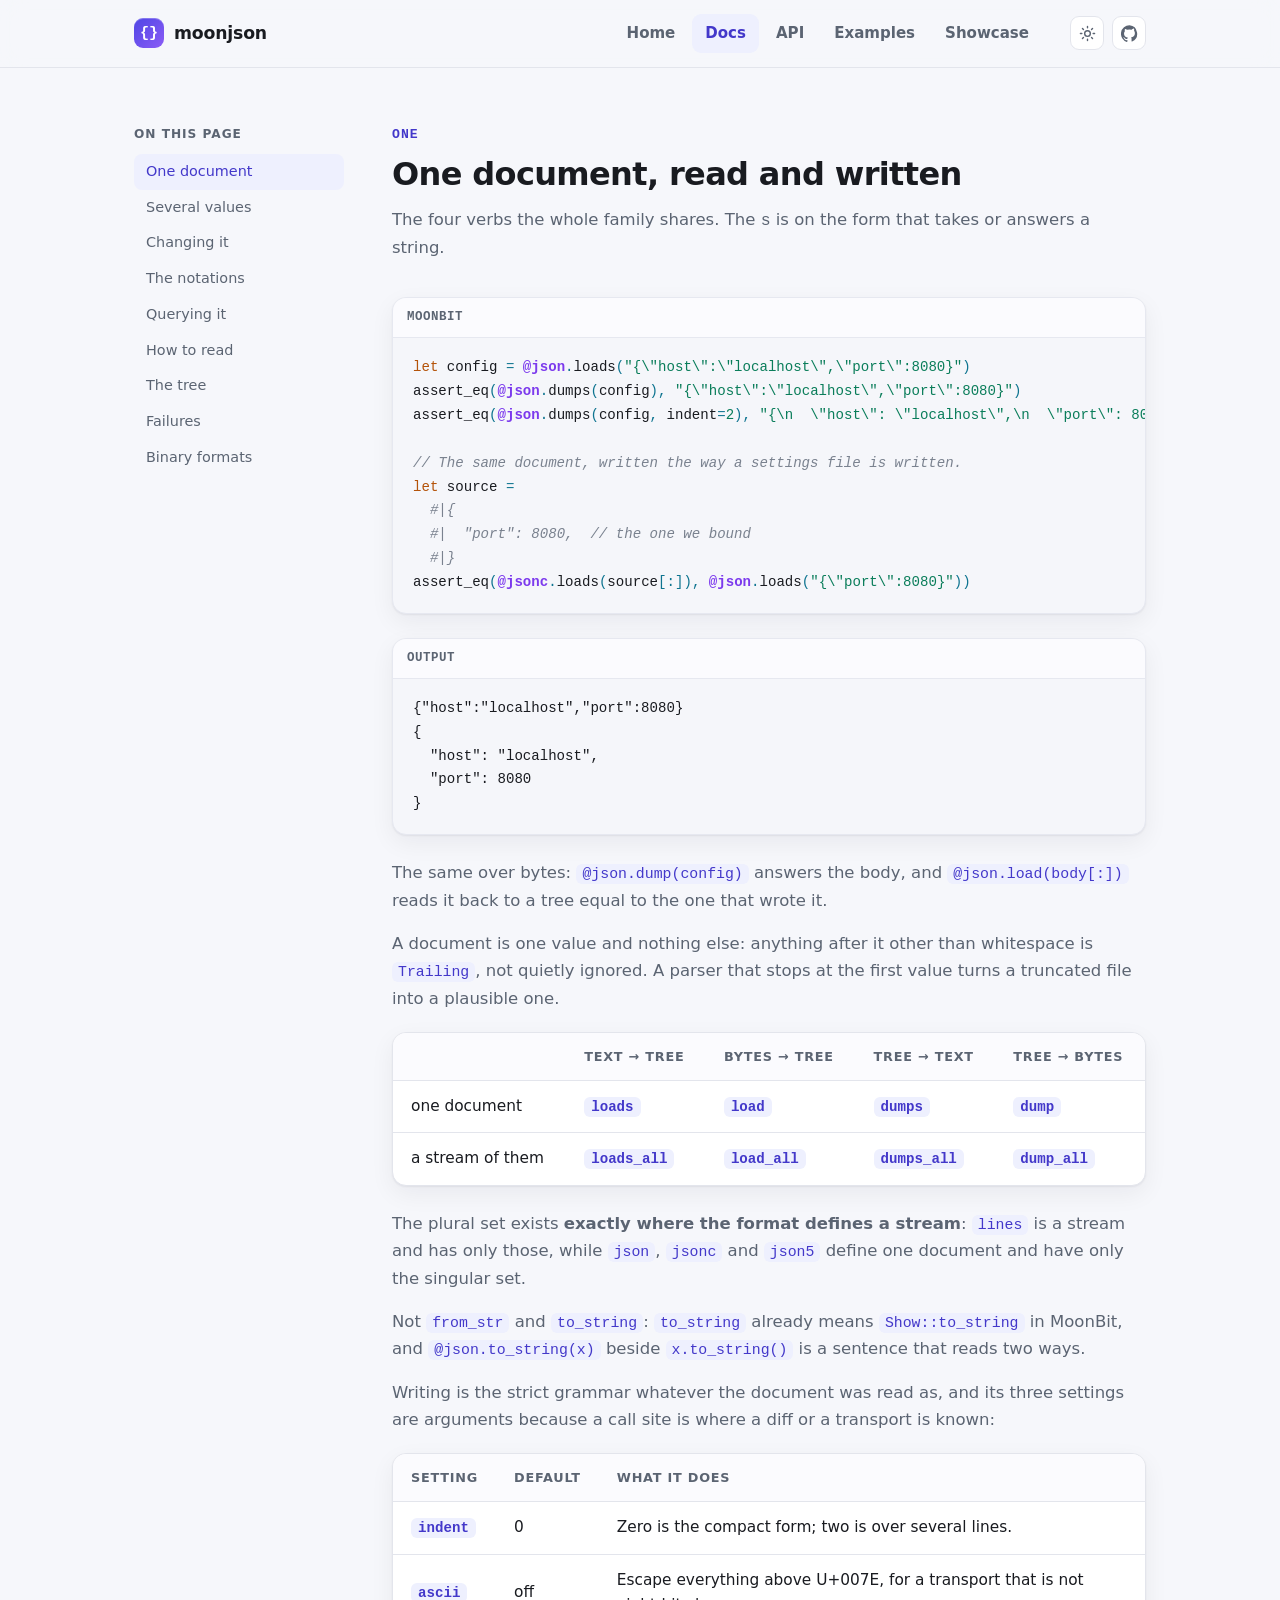
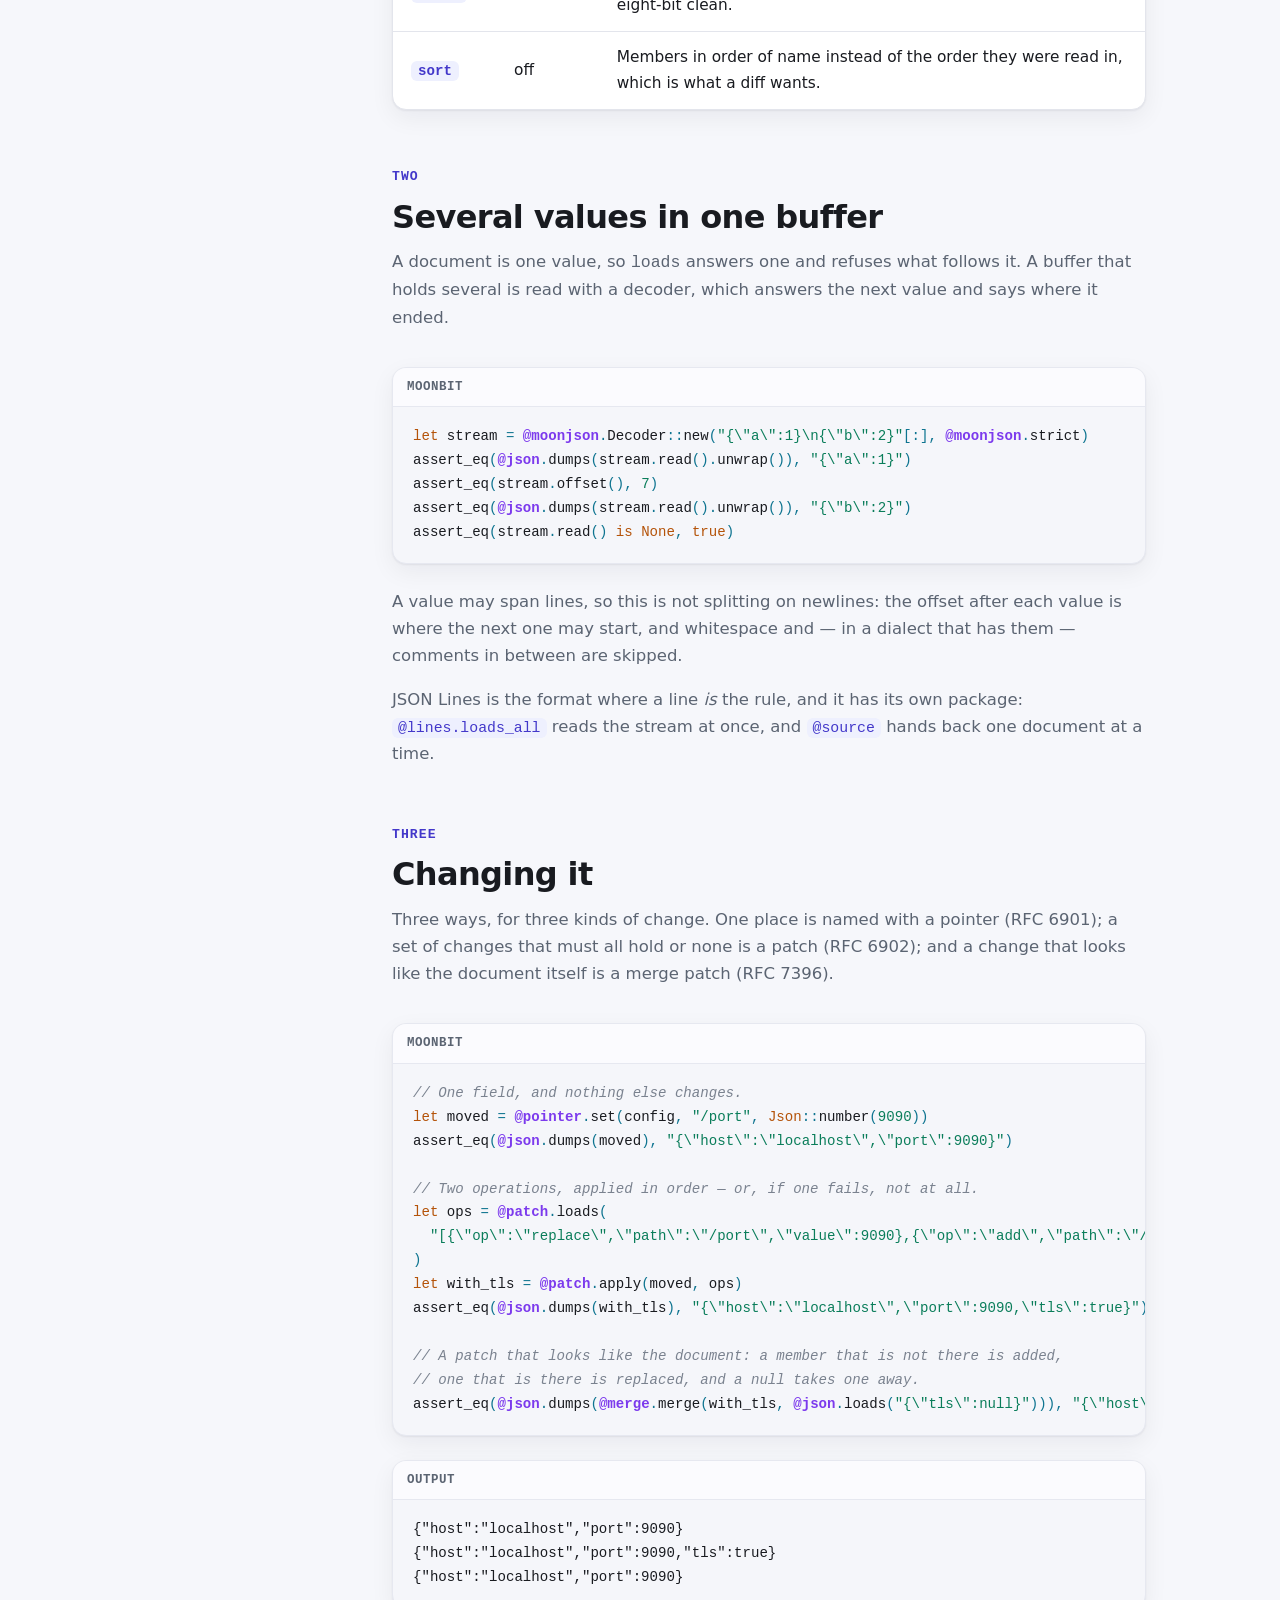
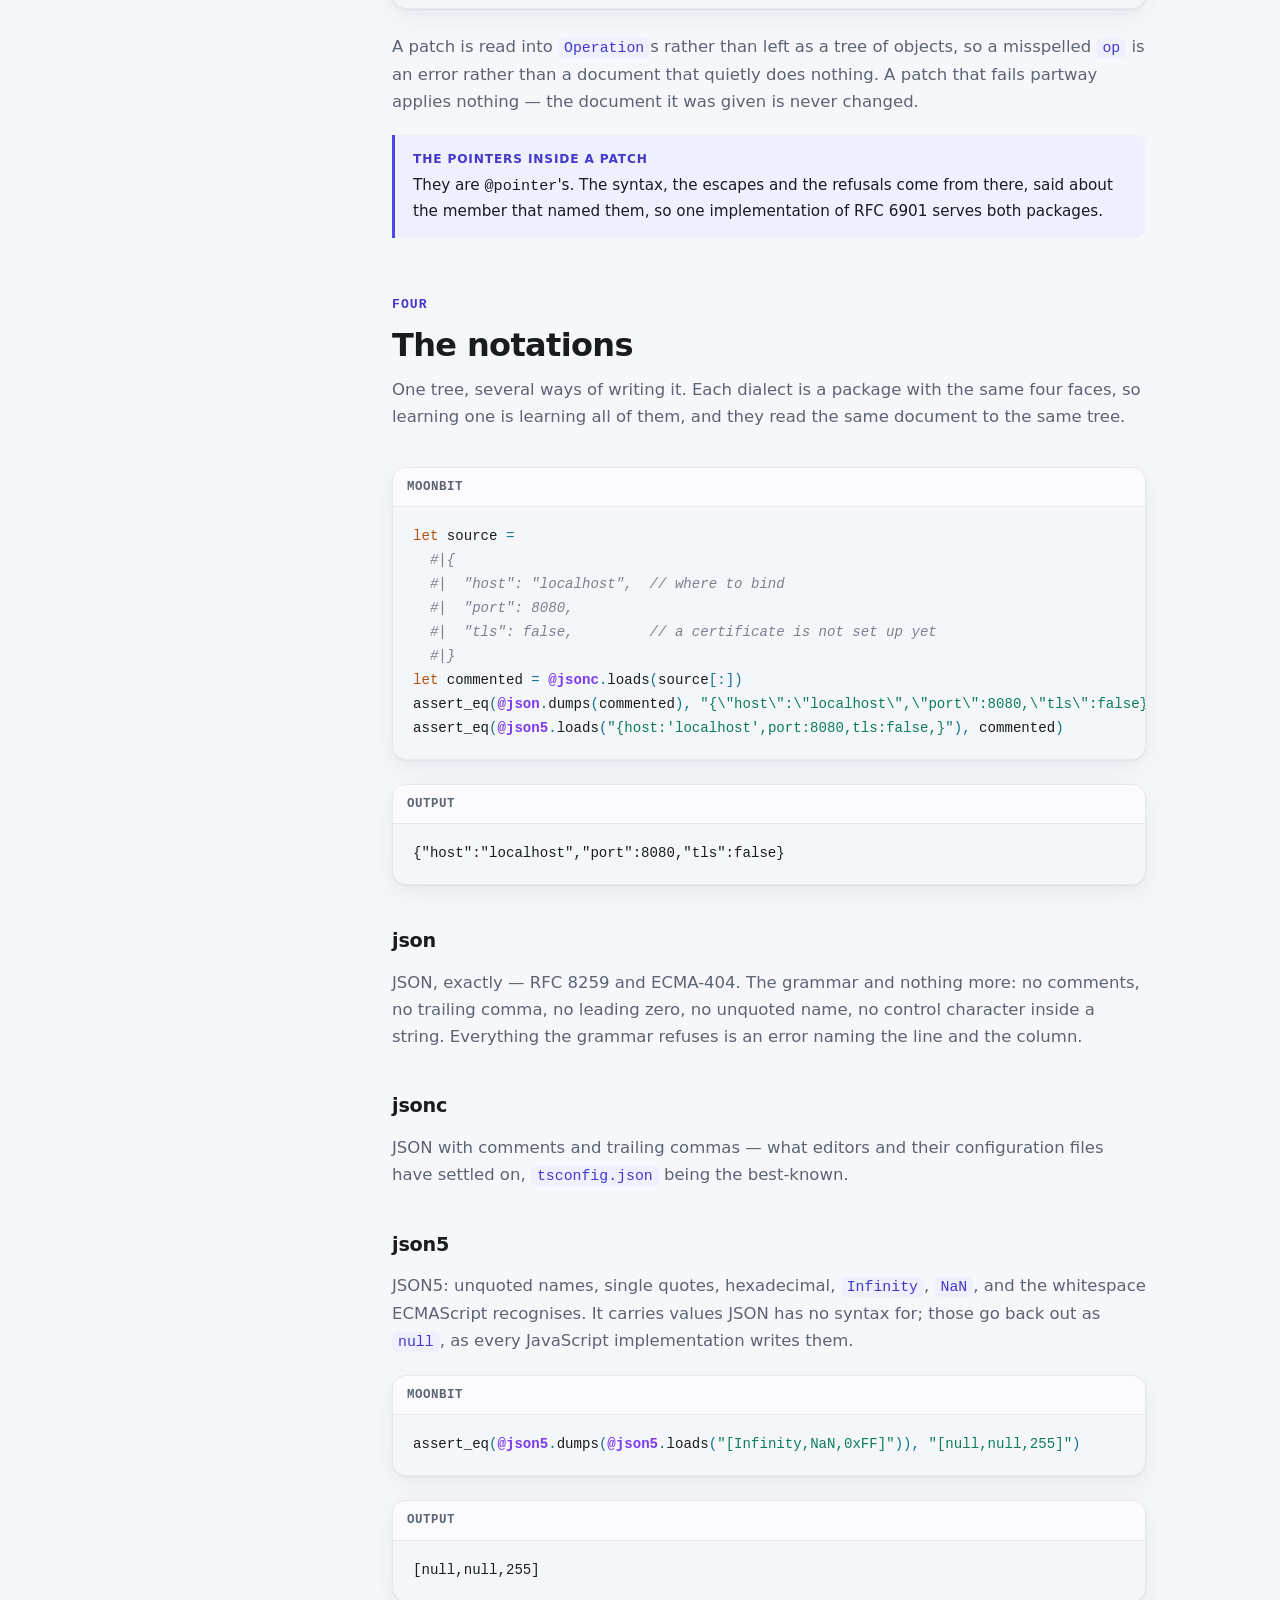
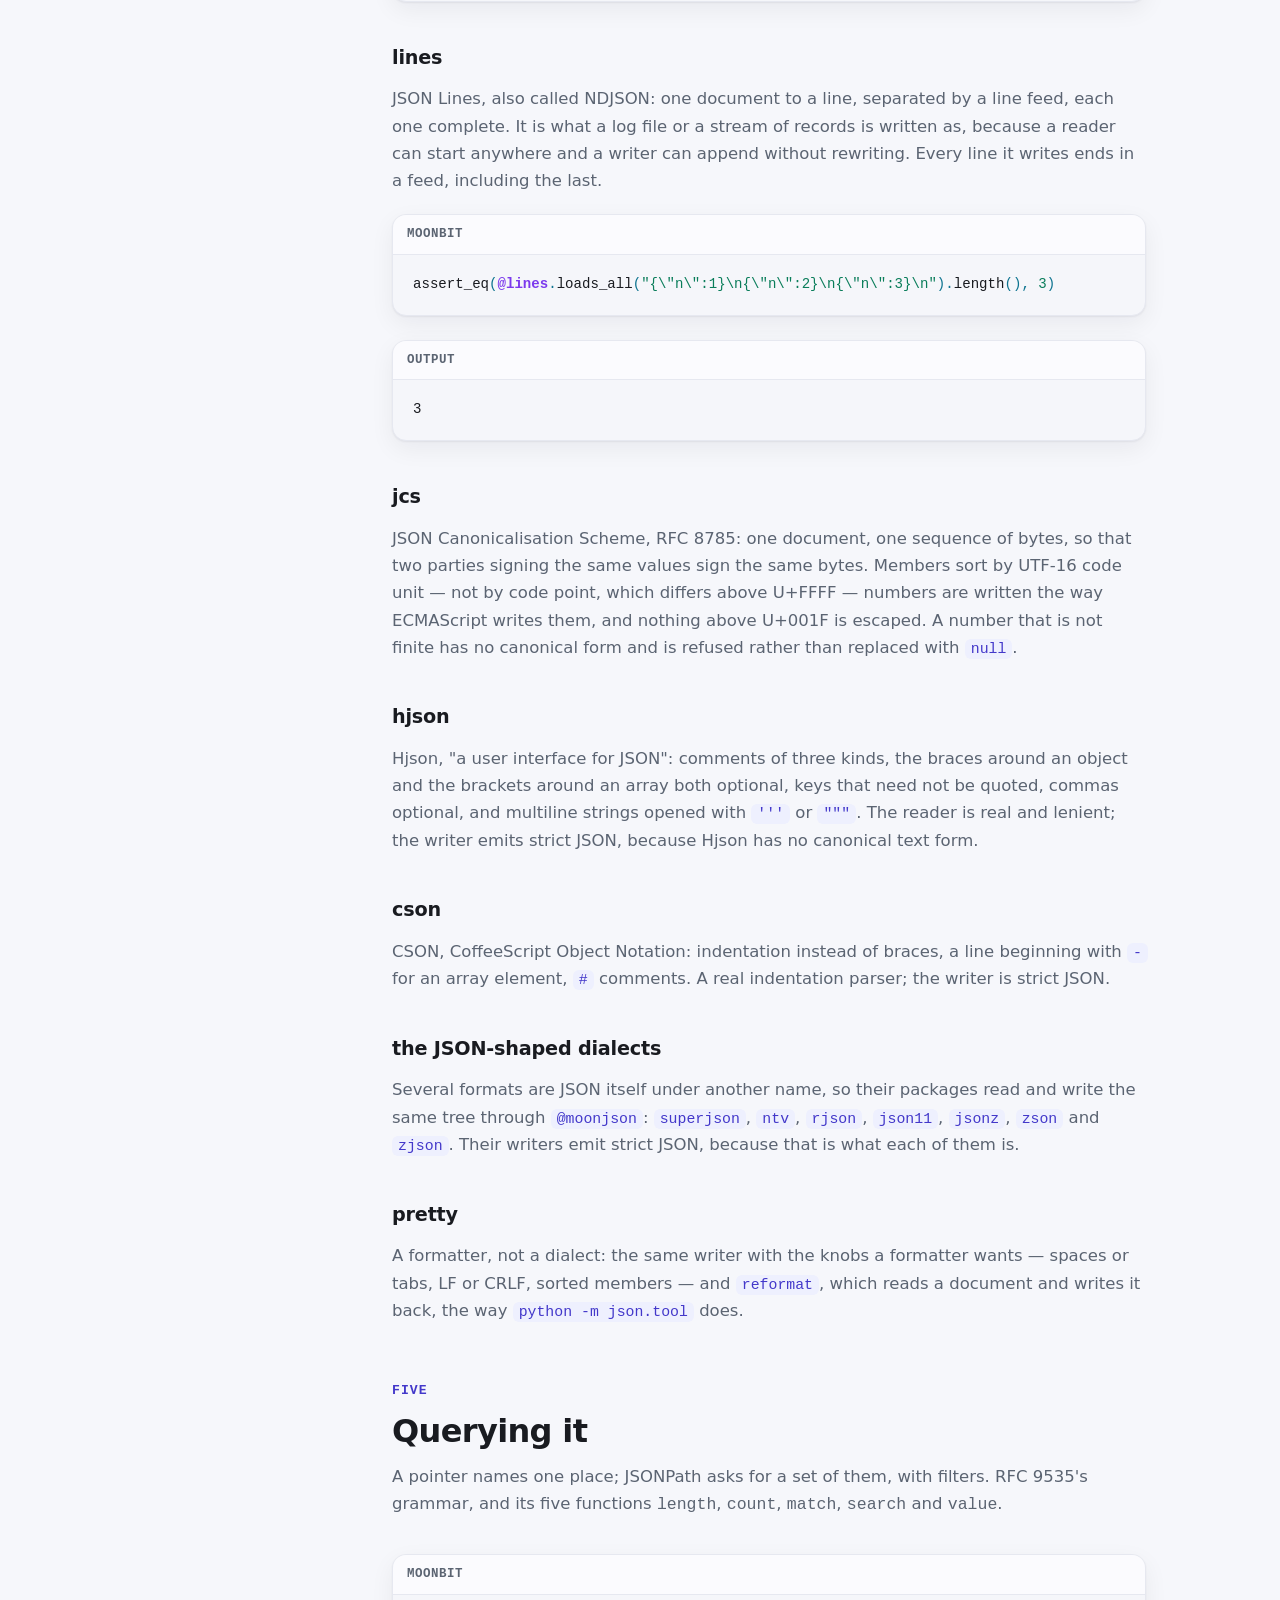
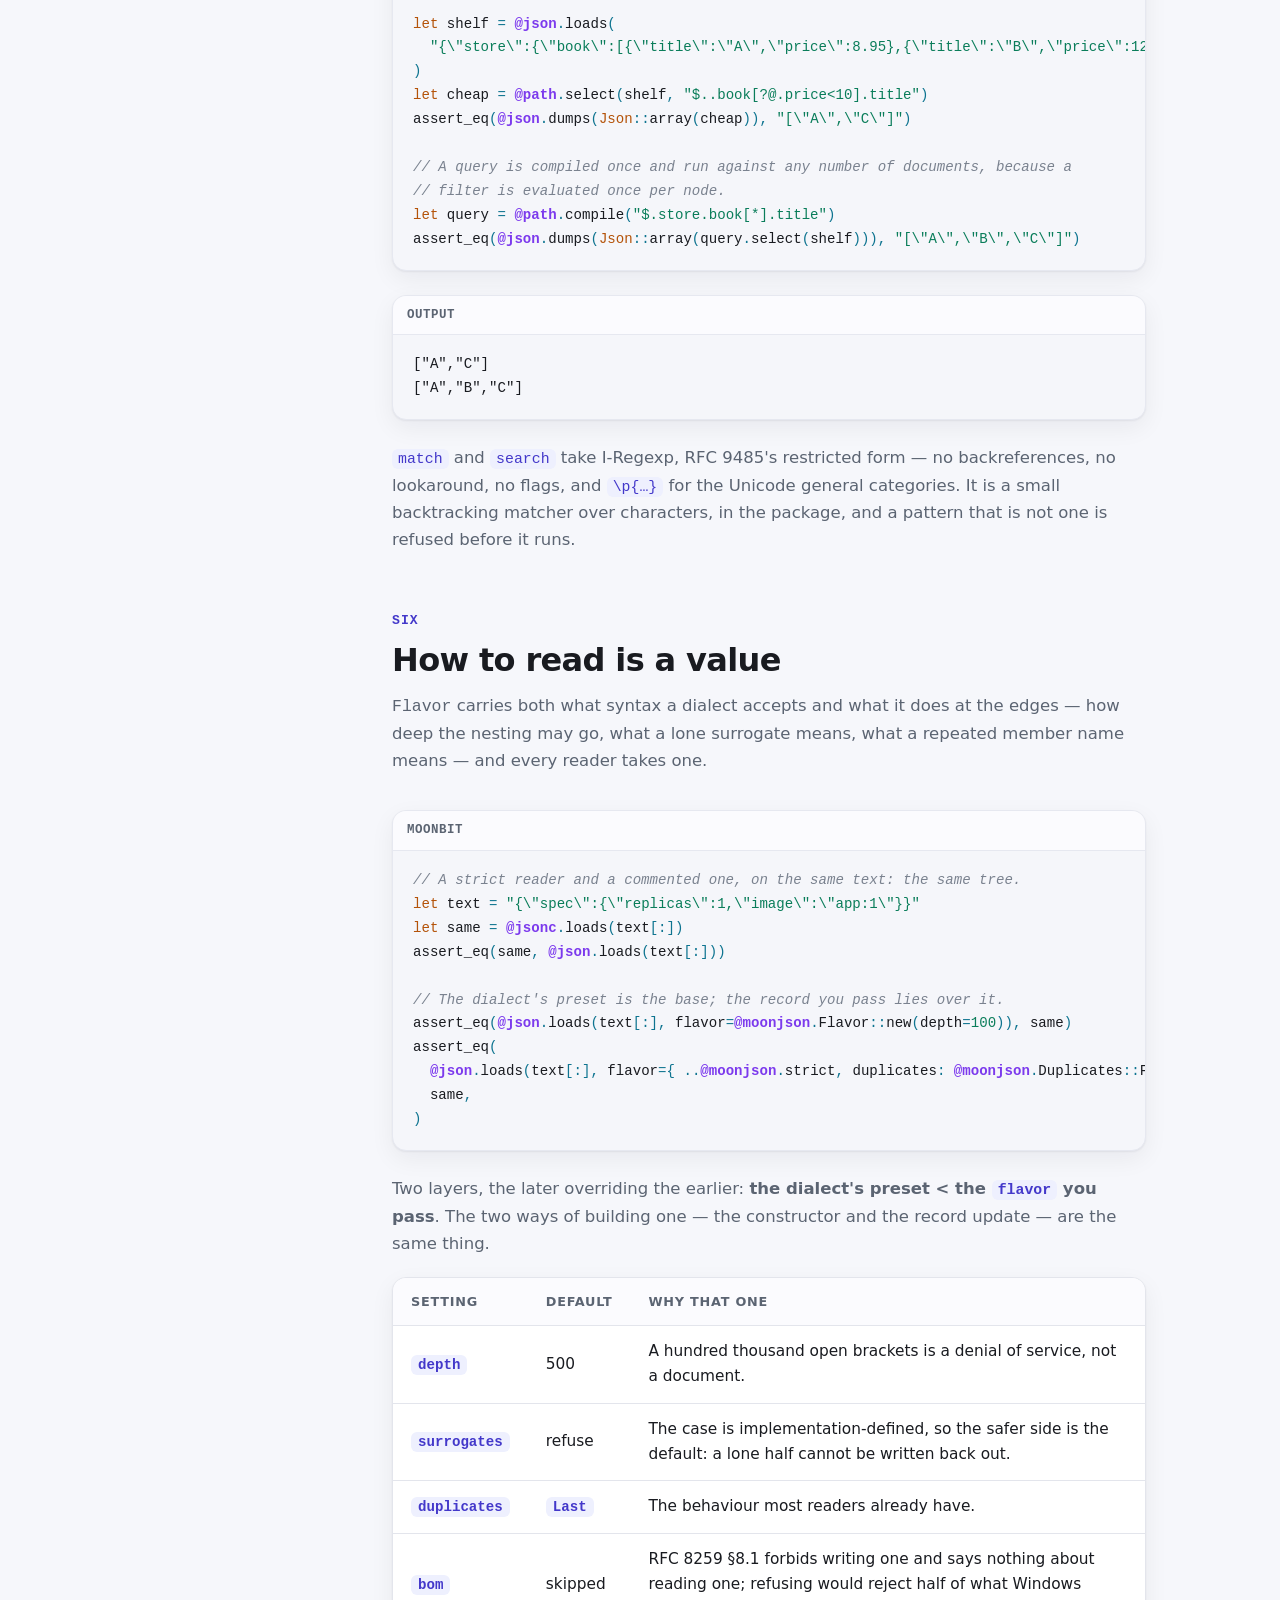
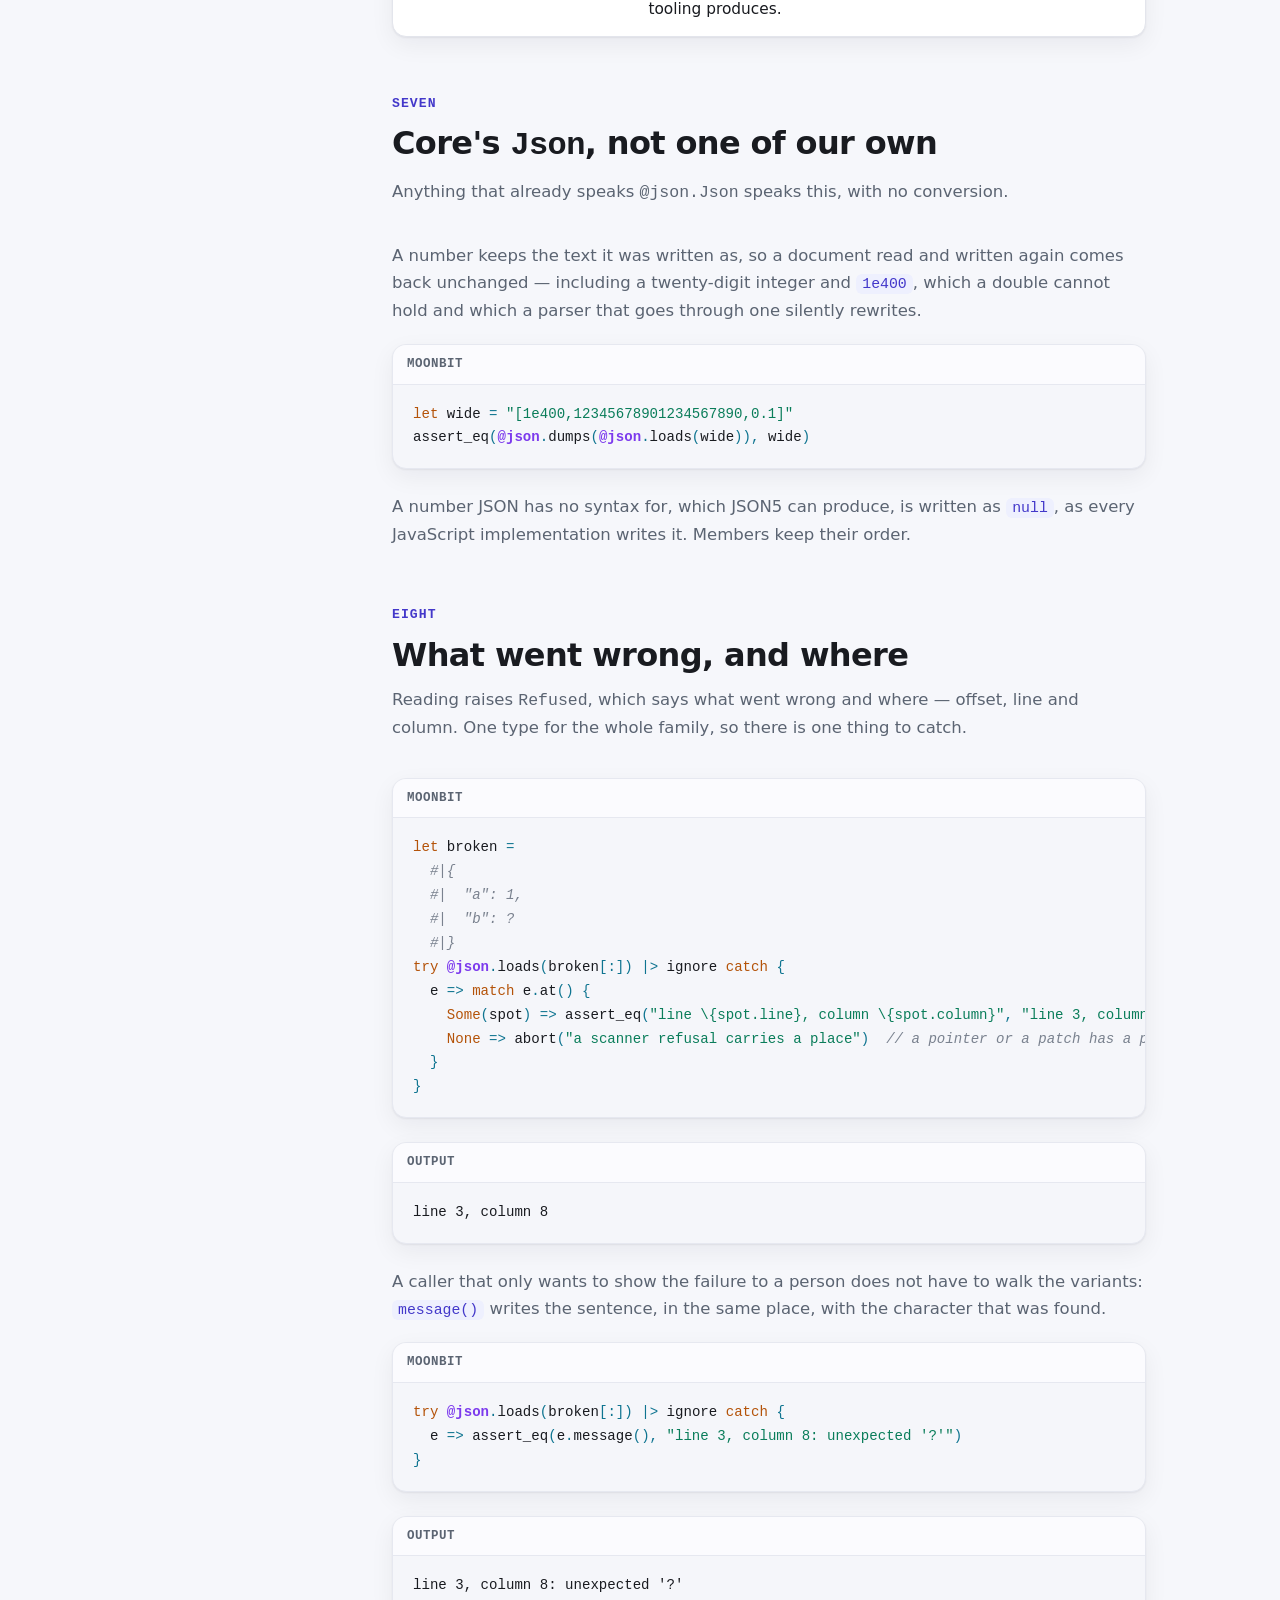
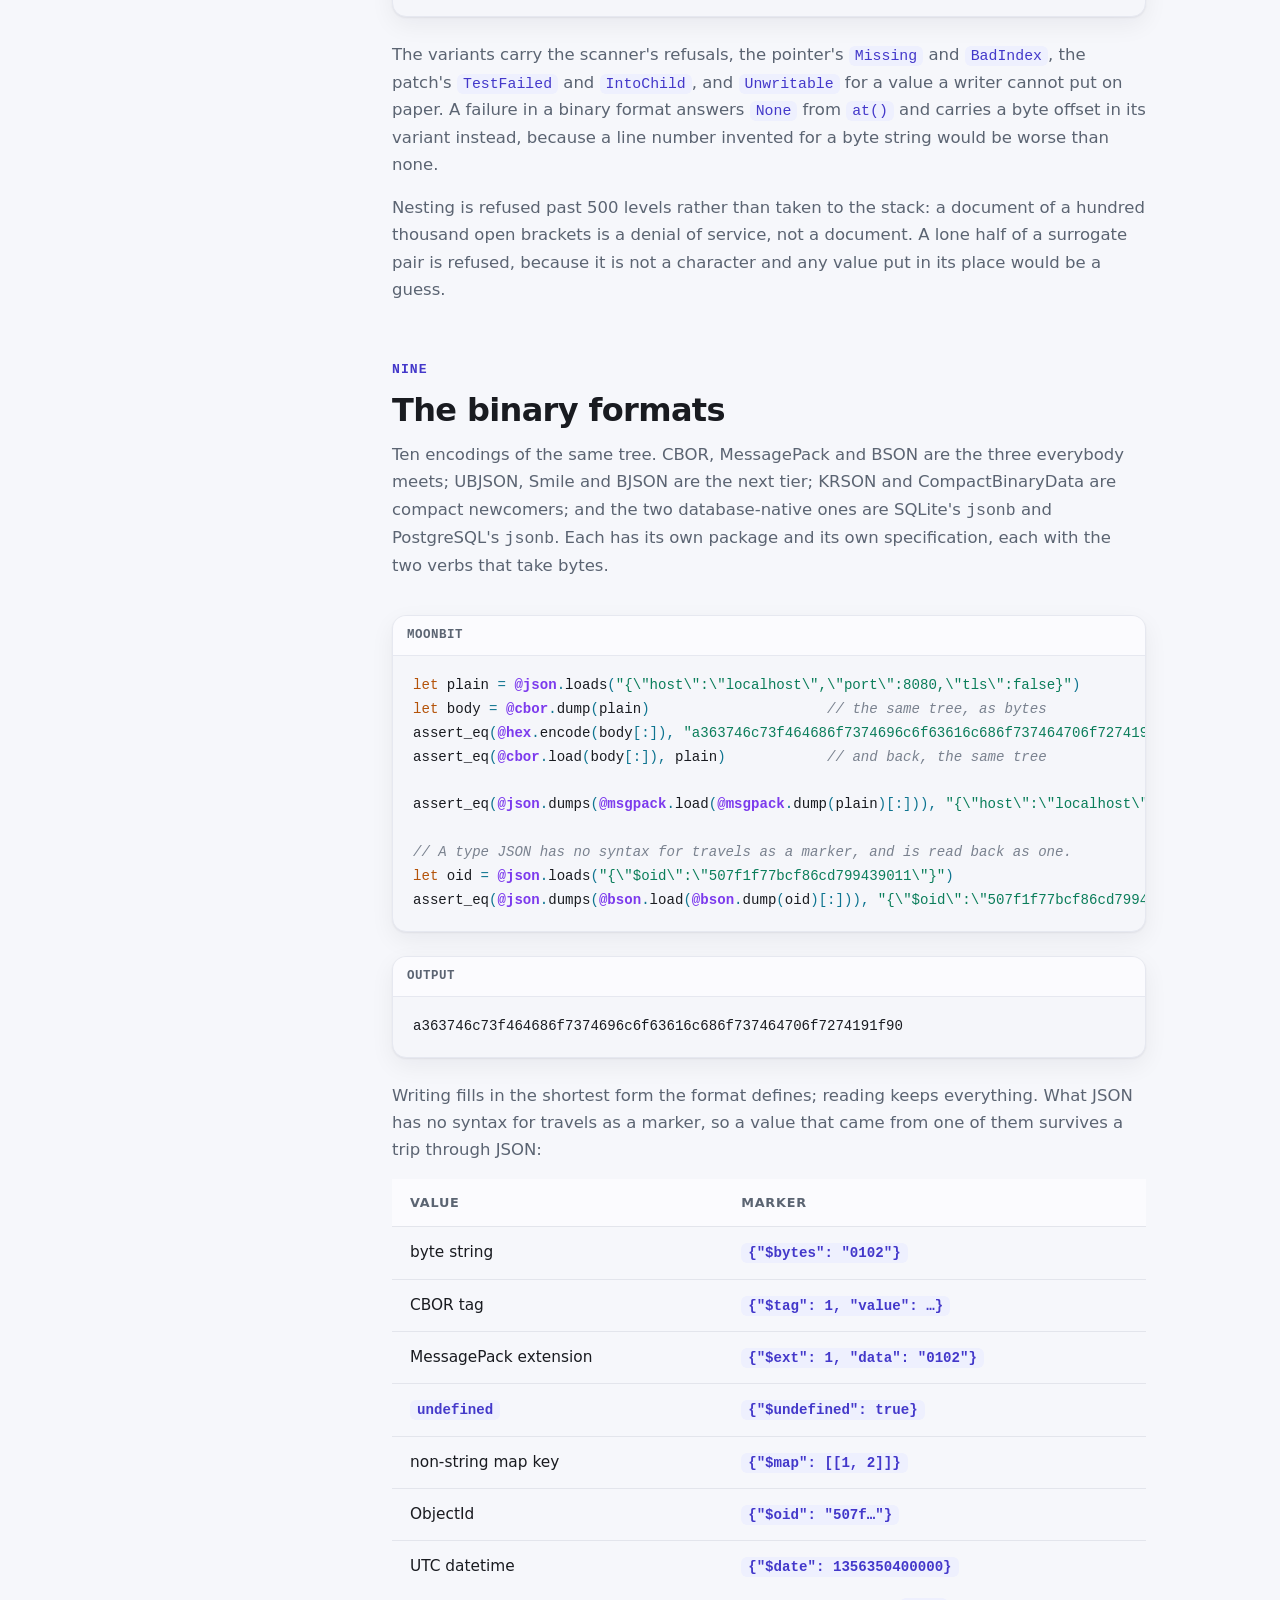
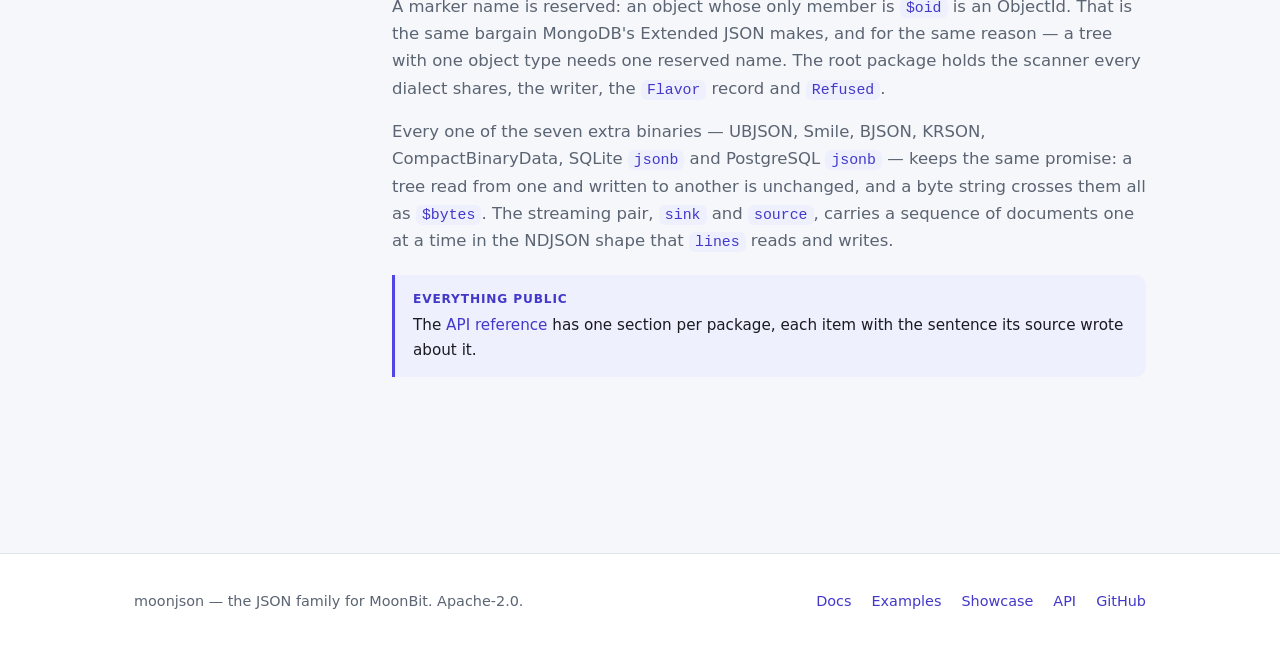
<file: docs/docs.html>
<!DOCTYPE html>
<html lang="en-NZ">
  <head>
    <meta charset="utf-8" />
    <meta name="viewport" content="width=device-width, initial-scale=1" />
    <title>Docs — moonjson</title>
    <meta
      name="description"
      content="The guide to moonjson, in the order it is learned: one document read and written, a document changed, the notations, a query, and the binary formats."
    />
    <link rel="stylesheet" href="assets/style.css?v=4" />
<script type="module" src="assets/scrollbar.js"></script>
    <link
      rel="icon"
      href="data:image/svg+xml,%3Csvg xmlns='http://www.w3.org/2000/svg' viewBox='0 0 32 32'%3E%3Crect width='32' height='32' rx='8' fill='%234f46e5'/%3E%3Ctext x='16' y='22' font-family='monospace' font-size='16' font-weight='bold' fill='white' text-anchor='middle'%3E%7B%7D%3C/text%3E%3C/svg%3E"
    />
    <script>
      (function () {
        try {
          var t = localStorage.getItem("moonjson-theme");
        } catch (e) {
          t = null;
        }
        if (!t) {
          t = window.matchMedia && window.matchMedia("(prefers-color-scheme: dark)")
            .matches
            ? "dark"
            : "light";
        }
        document.documentElement.setAttribute("data-theme", t);
      })();
    </script>
  </head>
  <body>
    <header class="site-header">
      <div class="inner">
        <a class="wordmark" href="index.html">
          <span class="glyph">{}</span>
          <span>moonjson</span>
        </a>
        <nav class="site-nav" aria-label="Main">
          <a href="index.html">Home</a>
          <a href="docs.html" aria-current="page">Docs</a>
          <a href="api.html">API</a>
          <a href="examples.html">Examples</a>
          <a href="showcase.html">Showcase</a>
        </nav>
        <div class="header-tools">
          <button class="icon-button" type="button" data-theme-toggle aria-label="Switch theme">
            <svg class="icon-sun" viewBox="0 0 24 24" fill="none" stroke="currentColor" stroke-width="2" stroke-linecap="round" aria-hidden="true">
              <circle cx="12" cy="12" r="4" />
              <path d="M12 2v2M12 20v2M4.9 4.9l1.4 1.4M17.7 17.7l1.4 1.4M2 12h2M20 12h2M4.9 19.1l1.4-1.4M17.7 6.3l1.4-1.4" />
            </svg>
            <svg class="icon-moon" viewBox="0 0 24 24" fill="none" stroke="currentColor" stroke-width="2" stroke-linecap="round" aria-hidden="true">
              <path d="M21 12.8A9 9 0 1 1 11.2 3a7 7 0 0 0 9.8 9.8z" />
            </svg>
          </button>
          <a class="icon-button" href="https://github.com/moonbitstack/moonjson" aria-label="GitHub repository">
            <svg viewBox="0 0 24 24" fill="currentColor" aria-hidden="true">
              <path d="M12 .5a12 12 0 0 0-3.8 23.4c.6.1.8-.3.8-.6v-2c-3.3.7-4-1.6-4-1.6-.6-1.4-1.4-1.8-1.4-1.8-1-.7.1-.7.1-.7 1.2.1 1.8 1.2 1.8 1.2 1 1.8 2.8 1.3 3.5 1 .1-.8.4-1.3.8-1.6-2.7-.3-5.5-1.3-5.5-6 0-1.2.5-2.3 1.2-3.1-.1-.3-.5-1.5.1-3.2 0 0 1-.3 3.3 1.2a11.5 11.5 0 0 1 6 0C17.3 4.7 18.3 5 18.3 5c.6 1.7.2 2.9.1 3.2.8.8 1.2 1.9 1.2 3.1 0 4.7-2.8 5.7-5.5 6 .4.4.8 1.1.8 2.2v3.3c0 .3.2.7.8.6A12 12 0 0 0 12 .5z" />
            </svg>
          </a>
        </div>
      </div>
    </header>

    <main class="wrap">
      <div class="docs-layout" style="padding-top: 56px; padding-bottom: 24px">
        <aside class="docs-toc" aria-label="Table of contents">
          <div class="title">On this page</div>
          <a href="#one-document">One document</a>
          <a href="#streaming">Several values</a>
          <a href="#changing">Changing it</a>
          <a href="#notations">The notations</a>
          <a href="#querying">Querying it</a>
          <a href="#reading">How to read</a>
          <a href="#tree">The tree</a>
          <a href="#failures">Failures</a>
          <a href="#binary">Binary formats</a>
        </aside>

        <div class="docs-body">
          <section id="one-document">
            <div class="section-head">
              <div class="kicker">one</div>
              <h2>One document, read and written</h2>
              <p>
                The four verbs the whole family shares. The <code>s</code> is on
                the form that takes or answers a string.
              </p>
            </div>
            <div class="prose">
              <div class="code-card">
                <div class="bar"><span class="lang">moonbit</span><span class="spacer"></span></div>
                <pre data-lang="moonbit">let config = @json.loads("{\"host\":\"localhost\",\"port\":8080}")
assert_eq(@json.dumps(config), "{\"host\":\"localhost\",\"port\":8080}")
assert_eq(@json.dumps(config, indent=2), "{\n  \"host\": \"localhost\",\n  \"port\": 8080\n}")

// The same document, written the way a settings file is written.
let source =
  #|{
  #|  "port": 8080,  // the one we bound
  #|}
assert_eq(@jsonc.loads(source[:]), @json.loads("{\"port\":8080}"))</pre>
              </div>
              <div class="code-card">
                <div class="bar"><span class="lang">output</span><span class="spacer"></span></div>
                <pre>{"host":"localhost","port":8080}
{
  "host": "localhost",
  "port": 8080
}</pre>
              </div>
              <p>
                The same over bytes: <code>@json.dump(config)</code> answers the
                body, and <code>@json.load(body[:])</code> reads it back to a
                tree equal to the one that wrote it.
              </p>
              <p>
                A document is one value and nothing else: anything after it other
                than whitespace is <code>Trailing</code>, not quietly ignored. A
                parser that stops at the first value turns a truncated file into
                a plausible one.
              </p>
              <div class="table-card">
                <table>
                  <thead>
                    <tr>
                      <th></th>
                      <th>text → tree</th>
                      <th>bytes → tree</th>
                      <th>tree → text</th>
                      <th>tree → bytes</th>
                    </tr>
                  </thead>
                  <tbody>
                    <tr>
                      <td>one document</td>
                      <td><code>loads</code></td>
                      <td><code>load</code></td>
                      <td><code>dumps</code></td>
                      <td><code>dump</code></td>
                    </tr>
                    <tr>
                      <td>a stream of them</td>
                      <td><code>loads_all</code></td>
                      <td><code>load_all</code></td>
                      <td><code>dumps_all</code></td>
                      <td><code>dump_all</code></td>
                    </tr>
                  </tbody>
                </table>
              </div>
              <p>
                The plural set exists <strong>exactly where the format defines a
                stream</strong>: <code>lines</code> is a stream and has only
                those, while <code>json</code>, <code>jsonc</code> and
                <code>json5</code> define one document and have only the
                singular set.
              </p>
              <p>
                Not <code>from_str</code> and <code>to_string</code>:
                <code>to_string</code> already means
                <code>Show::to_string</code> in MoonBit, and
                <code>@json.to_string(x)</code> beside <code>x.to_string()</code>
                is a sentence that reads two ways.
              </p>
              <p>
                Writing is the strict grammar whatever the document was read as,
                and its three settings are arguments because a call site is where
                a diff or a transport is known:
              </p>
              <div class="table-card">
                <table>
                  <thead>
                    <tr>
                      <th>Setting</th>
                      <th>Default</th>
                      <th>What it does</th>
                    </tr>
                  </thead>
                  <tbody>
                    <tr>
                      <td><code>indent</code></td>
                      <td>0</td>
                      <td>Zero is the compact form; two is over several lines.</td>
                    </tr>
                    <tr>
                      <td><code>ascii</code></td>
                      <td>off</td>
                      <td>Escape everything above U+007E, for a transport that is not eight-bit clean.</td>
                    </tr>
                    <tr>
                      <td><code>sort</code></td>
                      <td>off</td>
                      <td>Members in order of name instead of the order they were read in, which is what a diff wants.</td>
                    </tr>
                  </tbody>
                </table>
              </div>
            </div>
          </section>

          <section id="streaming">
            <div class="section-head">
              <div class="kicker">two</div>
              <h2>Several values in one buffer</h2>
              <p>
                A document is one value, so <code>loads</code> answers one and
                refuses what follows it. A buffer that holds several is read
                with a decoder, which answers the next value and says where it
                ended.
              </p>
            </div>
            <div class="prose">
              <div class="code-card">
                <div class="bar"><span class="lang">moonbit</span><span class="spacer"></span></div>
                <pre data-lang="moonbit">let stream = @moonjson.Decoder::new("{\"a\":1}\n{\"b\":2}"[:], @moonjson.strict)
assert_eq(@json.dumps(stream.read().unwrap()), "{\"a\":1}")
assert_eq(stream.offset(), 7)
assert_eq(@json.dumps(stream.read().unwrap()), "{\"b\":2}")
assert_eq(stream.read() is None, true)</pre>
              </div>
              <p>
                A value may span lines, so this is not splitting on newlines:
                the offset after each value is where the next one may start, and
                whitespace and — in a dialect that has them — comments in
                between are skipped.
              </p>
              <p>
                JSON Lines is the format where a line <em>is</em> the rule, and
                it has its own package: <code>@lines.loads_all</code> reads the
                stream at once, and <code>@source</code> hands back one document
                at a time.
              </p>
            </div>
          </section>

          <section id="changing">
            <div class="section-head">
              <div class="kicker">three</div>
              <h2>Changing it</h2>
              <p>
                Three ways, for three kinds of change. One place is named with a
                pointer (RFC 6901); a set of changes that must all hold or none
                is a patch (RFC 6902); and a change that looks like the document
                itself is a merge patch (RFC 7396).
              </p>
            </div>
            <div class="prose">
              <div class="code-card">
                <div class="bar"><span class="lang">moonbit</span><span class="spacer"></span></div>
                <pre data-lang="moonbit">// One field, and nothing else changes.
let moved = @pointer.set(config, "/port", Json::number(9090))
assert_eq(@json.dumps(moved), "{\"host\":\"localhost\",\"port\":9090}")

// Two operations, applied in order — or, if one fails, not at all.
let ops = @patch.loads(
  "[{\"op\":\"replace\",\"path\":\"/port\",\"value\":9090},{\"op\":\"add\",\"path\":\"/tls\",\"value\":true}]",
)
let with_tls = @patch.apply(moved, ops)
assert_eq(@json.dumps(with_tls), "{\"host\":\"localhost\",\"port\":9090,\"tls\":true}")

// A patch that looks like the document: a member that is not there is added,
// one that is there is replaced, and a null takes one away.
assert_eq(@json.dumps(@merge.merge(with_tls, @json.loads("{\"tls\":null}"))), "{\"host\":\"localhost\",\"port\":9090}")</pre>
              </div>
              <div class="code-card">
                <div class="bar"><span class="lang">output</span><span class="spacer"></span></div>
                <pre>{"host":"localhost","port":9090}
{"host":"localhost","port":9090,"tls":true}
{"host":"localhost","port":9090}</pre>
              </div>
              <p>
                A patch is read into <code>Operation</code>s rather than left as
                a tree of objects, so a misspelled <code>op</code> is an error
                rather than a document that quietly does nothing. A patch that
                fails partway applies nothing — the document it was given is
                never changed.
              </p>
              <div class="note">
                <span class="label">the pointers inside a patch</span>
                They are <code>@pointer</code>'s. The syntax, the escapes and
                the refusals come from there, said about the member that named
                them, so one implementation of RFC 6901 serves both packages.
              </div>
            </div>
          </section>

          <section id="notations">
            <div class="section-head">
              <div class="kicker">four</div>
              <h2>The notations</h2>
              <p>
                One tree, several ways of writing it. Each dialect is a package
                with the same four faces, so learning one is learning all of
                them, and they read the same document to the same tree.
              </p>
            </div>
            <div class="prose">
              <div class="code-card">
                <div class="bar"><span class="lang">moonbit</span><span class="spacer"></span></div>
                <pre data-lang="moonbit">let source =
  #|{
  #|  "host": "localhost",  // where to bind
  #|  "port": 8080,
  #|  "tls": false,         // a certificate is not set up yet
  #|}
let commented = @jsonc.loads(source[:])
assert_eq(@json.dumps(commented), "{\"host\":\"localhost\",\"port\":8080,\"tls\":false}")
assert_eq(@json5.loads("{host:'localhost',port:8080,tls:false,}"), commented)</pre>
              </div>
              <div class="code-card">
                <div class="bar"><span class="lang">output</span><span class="spacer"></span></div>
                <pre>{"host":"localhost","port":8080,"tls":false}</pre>
              </div>
              <h3 id="json">json</h3>
              <p>
                JSON, exactly — RFC 8259 and ECMA-404. The grammar and nothing
                more: no comments, no trailing comma, no leading zero, no
                unquoted name, no control character inside a string. Everything
                the grammar refuses is an error naming the line and the column.
              </p>
              <h3 id="jsonc">jsonc</h3>
              <p>
                JSON with comments and trailing commas — what editors and their
                configuration files have settled on, <code>tsconfig.json</code>
                being the best-known.
              </p>
              <h3 id="json5">json5</h3>
              <p>
                JSON5: unquoted names, single quotes, hexadecimal,
                <code>Infinity</code>, <code>NaN</code>, and the whitespace
                ECMAScript recognises. It carries values JSON has no syntax for;
                those go back out as <code>null</code>, as every JavaScript
                implementation writes them.
              </p>
              <div class="code-card">
                <div class="bar"><span class="lang">moonbit</span><span class="spacer"></span></div>
                <pre data-lang="moonbit">assert_eq(@json5.dumps(@json5.loads("[Infinity,NaN,0xFF]")), "[null,null,255]")</pre>
              </div>
              <div class="code-card">
                <div class="bar"><span class="lang">output</span><span class="spacer"></span></div>
                <pre>[null,null,255]</pre>
              </div>
              <h3 id="lines">lines</h3>
              <p>
                JSON Lines, also called NDJSON: one document to a line,
                separated by a line feed, each one complete. It is what a log
                file or a stream of records is written as, because a reader can
                start anywhere and a writer can append without rewriting. Every
                line it writes ends in a feed, including the last.
              </p>
              <div class="code-card">
                <div class="bar"><span class="lang">moonbit</span><span class="spacer"></span></div>
                <pre data-lang="moonbit">assert_eq(@lines.loads_all("{\"n\":1}\n{\"n\":2}\n{\"n\":3}\n").length(), 3)</pre>
              </div>
              <div class="code-card">
                <div class="bar"><span class="lang">output</span><span class="spacer"></span></div>
                <pre>3</pre>
              </div>
              <h3 id="jcs">jcs</h3>
              <p>
                JSON Canonicalisation Scheme, RFC 8785: one document, one
                sequence of bytes, so that two parties signing the same values
                sign the same bytes. Members sort by UTF-16 code unit — not by
                code point, which differs above U+FFFF — numbers are written the
                way ECMAScript writes them, and nothing above U+001F is escaped.
                A number that is not finite has no canonical form and is refused
                rather than replaced with <code>null</code>.
              </p>
              <h3 id="hjson">hjson</h3>
              <p>
                Hjson, "a user interface for JSON": comments of three kinds, the
                braces around an object and the brackets around an array both
                optional, keys that need not be quoted, commas optional, and
                multiline strings opened with <code>'''</code> or
                <code>"""</code>. The reader is real and lenient; the writer emits
                strict JSON, because Hjson has no canonical text form.
              </p>
              <h3 id="cson">cson</h3>
              <p>
                CSON, CoffeeScript Object Notation: indentation instead of braces,
                a line beginning with <code>- </code> for an array element,
                <code>#</code> comments. A real indentation parser; the writer is
                strict JSON.
              </p>
              <h3 id="more-json">the JSON-shaped dialects</h3>
              <p>
                Several formats are JSON itself under another name, so their
                packages read and write the same tree through <code>@moonjson</code>:
                <code>superjson</code>, <code>ntv</code>, <code>rjson</code>,
                <code>json11</code>, <code>jsonz</code>, <code>zson</code> and
                <code>zjson</code>. Their writers emit strict JSON, because that
                is what each of them is.
              </p>
              <h3 id="pretty">pretty</h3>
              <p>
                A formatter, not a dialect: the same writer with the knobs a
                formatter wants — spaces or tabs, LF or CRLF, sorted members —
                and <code>reformat</code>, which reads a document and writes it
                back, the way <code>python -m json.tool</code> does.
              </p>
            </div>
          </section>

          <section id="querying">
            <div class="section-head">
              <div class="kicker">five</div>
              <h2>Querying it</h2>
              <p>
                A pointer names one place; JSONPath asks for a set of them, with
                filters. RFC 9535's grammar, and its five functions
                <code>length</code>, <code>count</code>, <code>match</code>,
                <code>search</code> and <code>value</code>.
              </p>
            </div>
            <div class="prose">
              <div class="code-card">
                <div class="bar"><span class="lang">moonbit</span><span class="spacer"></span></div>
                <pre data-lang="moonbit">let shelf = @json.loads(
  "{\"store\":{\"book\":[{\"title\":\"A\",\"price\":8.95},{\"title\":\"B\",\"price\":12.99},{\"title\":\"C\",\"price\":8.99}]}}"
)
let cheap = @path.select(shelf, "$..book[?@.price&lt;10].title")
assert_eq(@json.dumps(Json::array(cheap)), "[\"A\",\"C\"]")

// A query is compiled once and run against any number of documents, because a
// filter is evaluated once per node.
let query = @path.compile("$.store.book[*].title")
assert_eq(@json.dumps(Json::array(query.select(shelf))), "[\"A\",\"B\",\"C\"]")</pre>
              </div>
              <div class="code-card">
                <div class="bar"><span class="lang">output</span><span class="spacer"></span></div>
                <pre>["A","C"]
["A","B","C"]</pre>
              </div>
              <p>
                <code>match</code> and <code>search</code> take I-Regexp,
                RFC 9485's restricted form — no backreferences, no lookaround,
                no flags, and <code>\p{…}</code> for the Unicode general
                categories. It is a small backtracking matcher over characters,
                in the package, and a pattern that is not one is refused before
                it runs.
              </p>
            </div>
          </section>

          <section id="reading">
            <div class="section-head">
              <div class="kicker">six</div>
              <h2>How to read is a value</h2>
              <p>
                <code>Flavor</code> carries both what syntax a dialect accepts
                and what it does at the edges — how deep the nesting may go,
                what a lone surrogate means, what a repeated member name means —
                and every reader takes one.
              </p>
            </div>
            <div class="prose">
              <div class="code-card">
                <div class="bar"><span class="lang">moonbit</span><span class="spacer"></span></div>
                <pre data-lang="moonbit">// A strict reader and a commented one, on the same text: the same tree.
let text = "{\"spec\":{\"replicas\":1,\"image\":\"app:1\"}}"
let same = @jsonc.loads(text[:])
assert_eq(same, @json.loads(text[:]))

// The dialect's preset is the base; the record you pass lies over it.
assert_eq(@json.loads(text[:], flavor=@moonjson.Flavor::new(depth=100)), same)
assert_eq(
  @json.loads(text[:], flavor={ ..@moonjson.strict, duplicates: @moonjson.Duplicates::First }),
  same,
)</pre>
              </div>
              <p>
                Two layers, the later overriding the earlier:
                <strong>the dialect's preset &lt; the <code>flavor</code> you
                pass</strong>. The two ways of building one — the constructor
                and the record update — are the same thing.
              </p>
              <div class="table-card">
                <table>
                  <thead>
                    <tr>
                      <th>Setting</th>
                      <th>Default</th>
                      <th>Why that one</th>
                    </tr>
                  </thead>
                  <tbody>
                    <tr>
                      <td><code>depth</code></td>
                      <td>500</td>
                      <td>A hundred thousand open brackets is a denial of service, not a document.</td>
                    </tr>
                    <tr>
                      <td><code>surrogates</code></td>
                      <td>refuse</td>
                      <td>The case is implementation-defined, so the safer side is the default: a lone half cannot be written back out.</td>
                    </tr>
                    <tr>
                      <td><code>duplicates</code></td>
                      <td><code>Last</code></td>
                      <td>The behaviour most readers already have.</td>
                    </tr>
                    <tr>
                      <td><code>bom</code></td>
                      <td>skipped</td>
                      <td>RFC 8259 §8.1 forbids writing one and says nothing about reading one; refusing would reject half of what Windows tooling produces.</td>
                    </tr>
                  </tbody>
                </table>
              </div>
            </div>
          </section>

          <section id="tree">
            <div class="section-head">
              <div class="kicker">seven</div>
              <h2>Core's <code>Json</code>, not one of our own</h2>
              <p>
                Anything that already speaks <code>@json.Json</code> speaks
                this, with no conversion.
              </p>
            </div>
            <div class="prose">
              <p>
                A number keeps the text it was written as, so a document read
                and written again comes back unchanged — including a
                twenty-digit integer and <code>1e400</code>, which a double
                cannot hold and which a parser that goes through one silently
                rewrites.
              </p>
              <div class="code-card">
                <div class="bar"><span class="lang">moonbit</span><span class="spacer"></span></div>
                <pre data-lang="moonbit">let wide = "[1e400,12345678901234567890,0.1]"
assert_eq(@json.dumps(@json.loads(wide)), wide)</pre>
              </div>
              <p>
                A number JSON has no syntax for, which JSON5 can produce, is
                written as <code>null</code>, as every JavaScript
                implementation writes it. Members keep their order.
              </p>
            </div>
          </section>

          <section id="failures">
            <div class="section-head">
              <div class="kicker">eight</div>
              <h2>What went wrong, and where</h2>
              <p>
                Reading raises <code>Refused</code>, which says what went wrong
                and where — offset, line and column. One type for the whole
                family, so there is one thing to catch.
              </p>
            </div>
            <div class="prose">
              <div class="code-card">
                <div class="bar"><span class="lang">moonbit</span><span class="spacer"></span></div>
                <pre data-lang="moonbit">let broken =
  #|{
  #|  "a": 1,
  #|  "b": ?
  #|}
try @json.loads(broken[:]) |> ignore catch {
  e => match e.at() {
    Some(spot) => assert_eq("line \{spot.line}, column \{spot.column}", "line 3, column 8")
    None => abort("a scanner refusal carries a place")  // a pointer or a patch has a path instead
  }
}</pre>
              </div>
              <div class="code-card">
                <div class="bar"><span class="lang">output</span><span class="spacer"></span></div>
                <pre>line 3, column 8</pre>
              </div>
              <p>
                A caller that only wants to show the failure to a person does not
                have to walk the variants: <code>message()</code> writes the
                sentence, in the same place, with the character that was found.
              </p>
              <div class="code-card">
                <div class="bar"><span class="lang">moonbit</span><span class="spacer"></span></div>
                <pre data-lang="moonbit">try @json.loads(broken[:]) |> ignore catch {
  e => assert_eq(e.message(), "line 3, column 8: unexpected '?'")
}</pre>
              </div>
              <div class="code-card">
                <div class="bar"><span class="lang">output</span><span class="spacer"></span></div>
                <pre>line 3, column 8: unexpected '?'</pre>
              </div>
              <p>
                The variants carry the scanner's refusals, the pointer's
                <code>Missing</code> and <code>BadIndex</code>, the patch's
                <code>TestFailed</code> and <code>IntoChild</code>, and
                <code>Unwritable</code> for a value a writer cannot put on
                paper. A failure in a binary format answers <code>None</code>
                from <code>at()</code> and carries a byte offset in its variant
                instead, because a line number invented for a byte string would
                be worse than none.
              </p>
              <p>
                Nesting is refused past 500 levels rather than taken to the
                stack: a document of a hundred thousand open brackets is a
                denial of service, not a document. A lone half of a surrogate
                pair is refused, because it is not a character and any value put
                in its place would be a guess.
              </p>
            </div>
          </section>

          <section id="binary">
            <div class="section-head">
              <div class="kicker">nine</div>
              <h2>The binary formats</h2>
              <p>
                Ten encodings of the same tree. CBOR, MessagePack and BSON are
                the three everybody meets; UBJSON, Smile and BJSON are the next
                tier; KRSON and CompactBinaryData are compact newcomers; and the
                two database-native ones are SQLite's <code>jsonb</code> and
                PostgreSQL's <code>jsonb</code>. Each has its own package and its
                own specification, each with the two verbs that take bytes.
              </p>
            </div>
            <div class="prose">
              <div class="code-card">
                <div class="bar"><span class="lang">moonbit</span><span class="spacer"></span></div>
                <pre data-lang="moonbit">let plain = @json.loads("{\"host\":\"localhost\",\"port\":8080,\"tls\":false}")
let body = @cbor.dump(plain)                     // the same tree, as bytes
assert_eq(@hex.encode(body[:]), "a363746c73f464686f7374696c6f63616c686f737464706f7274191f90")
assert_eq(@cbor.load(body[:]), plain)            // and back, the same tree

assert_eq(@json.dumps(@msgpack.load(@msgpack.dump(plain)[:])), "{\"host\":\"localhost\",\"port\":8080,\"tls\":false}")

// A type JSON has no syntax for travels as a marker, and is read back as one.
let oid = @json.loads("{\"$oid\":\"507f1f77bcf86cd799439011\"}")
assert_eq(@json.dumps(@bson.load(@bson.dump(oid)[:])), "{\"$oid\":\"507f1f77bcf86cd799439011\"}")</pre>
              </div>
              <div class="code-card">
                <div class="bar"><span class="lang">output</span><span class="spacer"></span></div>
                <pre>a363746c73f464686f7374696c6f63616c686f737464706f7274191f90</pre>
              </div>
              <p>
                Writing fills in the shortest form the format defines; reading
                keeps everything. What JSON has no syntax for travels as a
                marker, so a value that came from one of them survives a trip
                through JSON:
              </p>
              <table>
                <thead><tr><th>Value</th><th>Marker</th></tr></thead>
                <tbody>
                  <tr><td>byte string</td><td><code>{"$bytes": "0102"}</code></td></tr>
                  <tr><td>CBOR tag</td><td><code>{"$tag": 1, "value": …}</code></td></tr>
                  <tr><td>MessagePack extension</td><td><code>{"$ext": 1, "data": "0102"}</code></td></tr>
                  <tr><td><code>undefined</code></td><td><code>{"$undefined": true}</code></td></tr>
                  <tr><td>non-string map key</td><td><code>{"$map": [[1, 2]]}</code></td></tr>
                  <tr><td>ObjectId</td><td><code>{"$oid": "507f…"}</code></td></tr>
                  <tr><td>UTC datetime</td><td><code>{"$date": 1356350400000}</code></td></tr>
                </tbody>
              </table>
              <p>
                A marker name is reserved: an object whose only member is
                <code>$oid</code> is an ObjectId. That is the same bargain
                MongoDB's Extended JSON makes, and for the same reason — a tree
                with one object type needs one reserved name. The root package
                holds the scanner every dialect shares, the writer, the
                <code>Flavor</code> record and <code>Refused</code>.
              </p>
              <p>
                Every one of the seven extra binaries — UBJSON, Smile, BJSON,
                KRSON, CompactBinaryData, SQLite <code>jsonb</code> and
                PostgreSQL <code>jsonb</code> — keeps the same promise: a tree
                read from one and written to another is unchanged, and a byte
                string crosses them all as <code>$bytes</code>. The streaming
                pair, <code>sink</code> and <code>source</code>, carries a
                sequence of documents one at a time in the NDJSON shape that
                <code>lines</code> reads and writes.
              </p>
              <div class="note">
                <span class="label">everything public</span>
                The <a href="api.html">API reference</a> has one section per
                package, each item with the sentence its source wrote about it.
              </div>
            </div>
          </section>
        </div>
      </div>
    </main>

    <footer class="site-footer">
      <div class="inner">
        <span>moonjson — the JSON family for MoonBit. Apache-2.0.</span>
        <div class="links">
          <a href="docs.html">Docs</a>
          <a href="examples.html">Examples</a>
          <a href="showcase.html">Showcase</a>
          <a href="api.html">API</a>
          <a href="https://github.com/moonbitstack/moonjson">GitHub</a>
        </div>
      </div>
    </footer>

    <script src="assets/app.js?v=3"></script>
  </body>
</html>
</file>
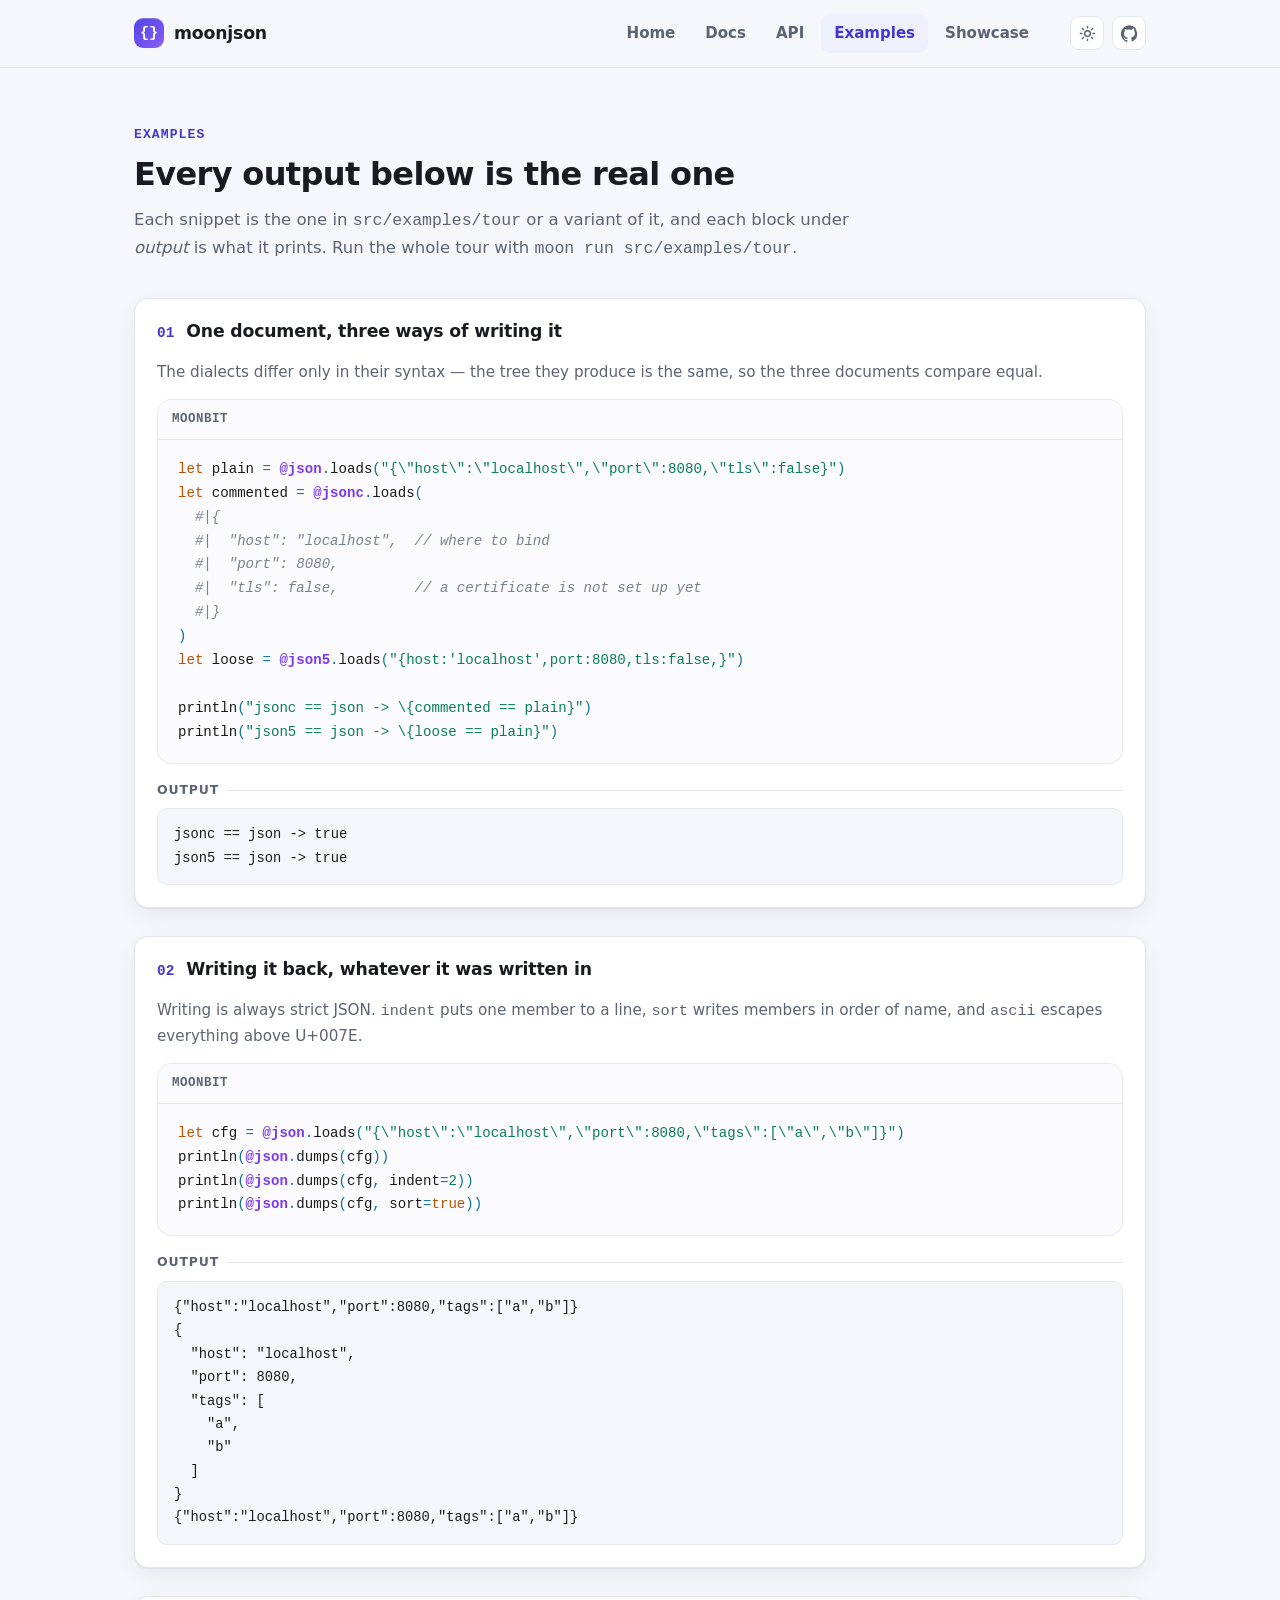
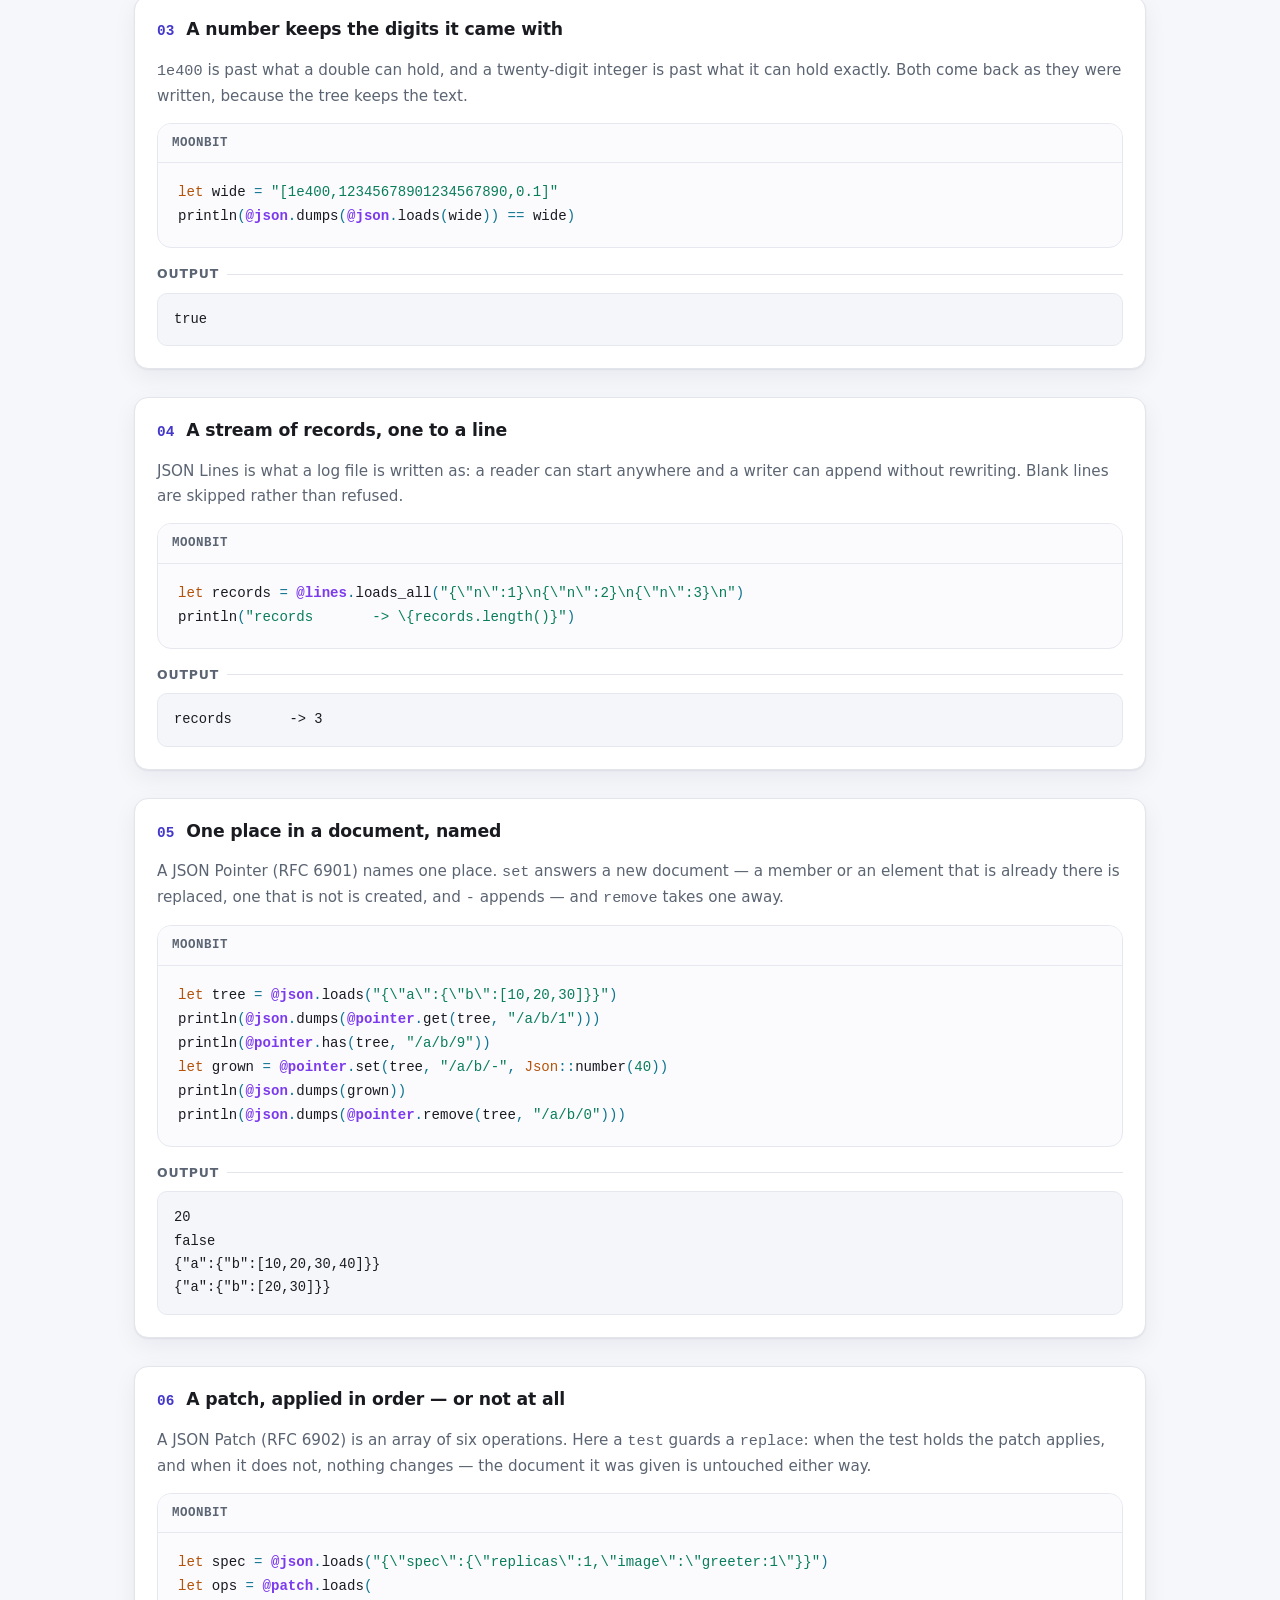
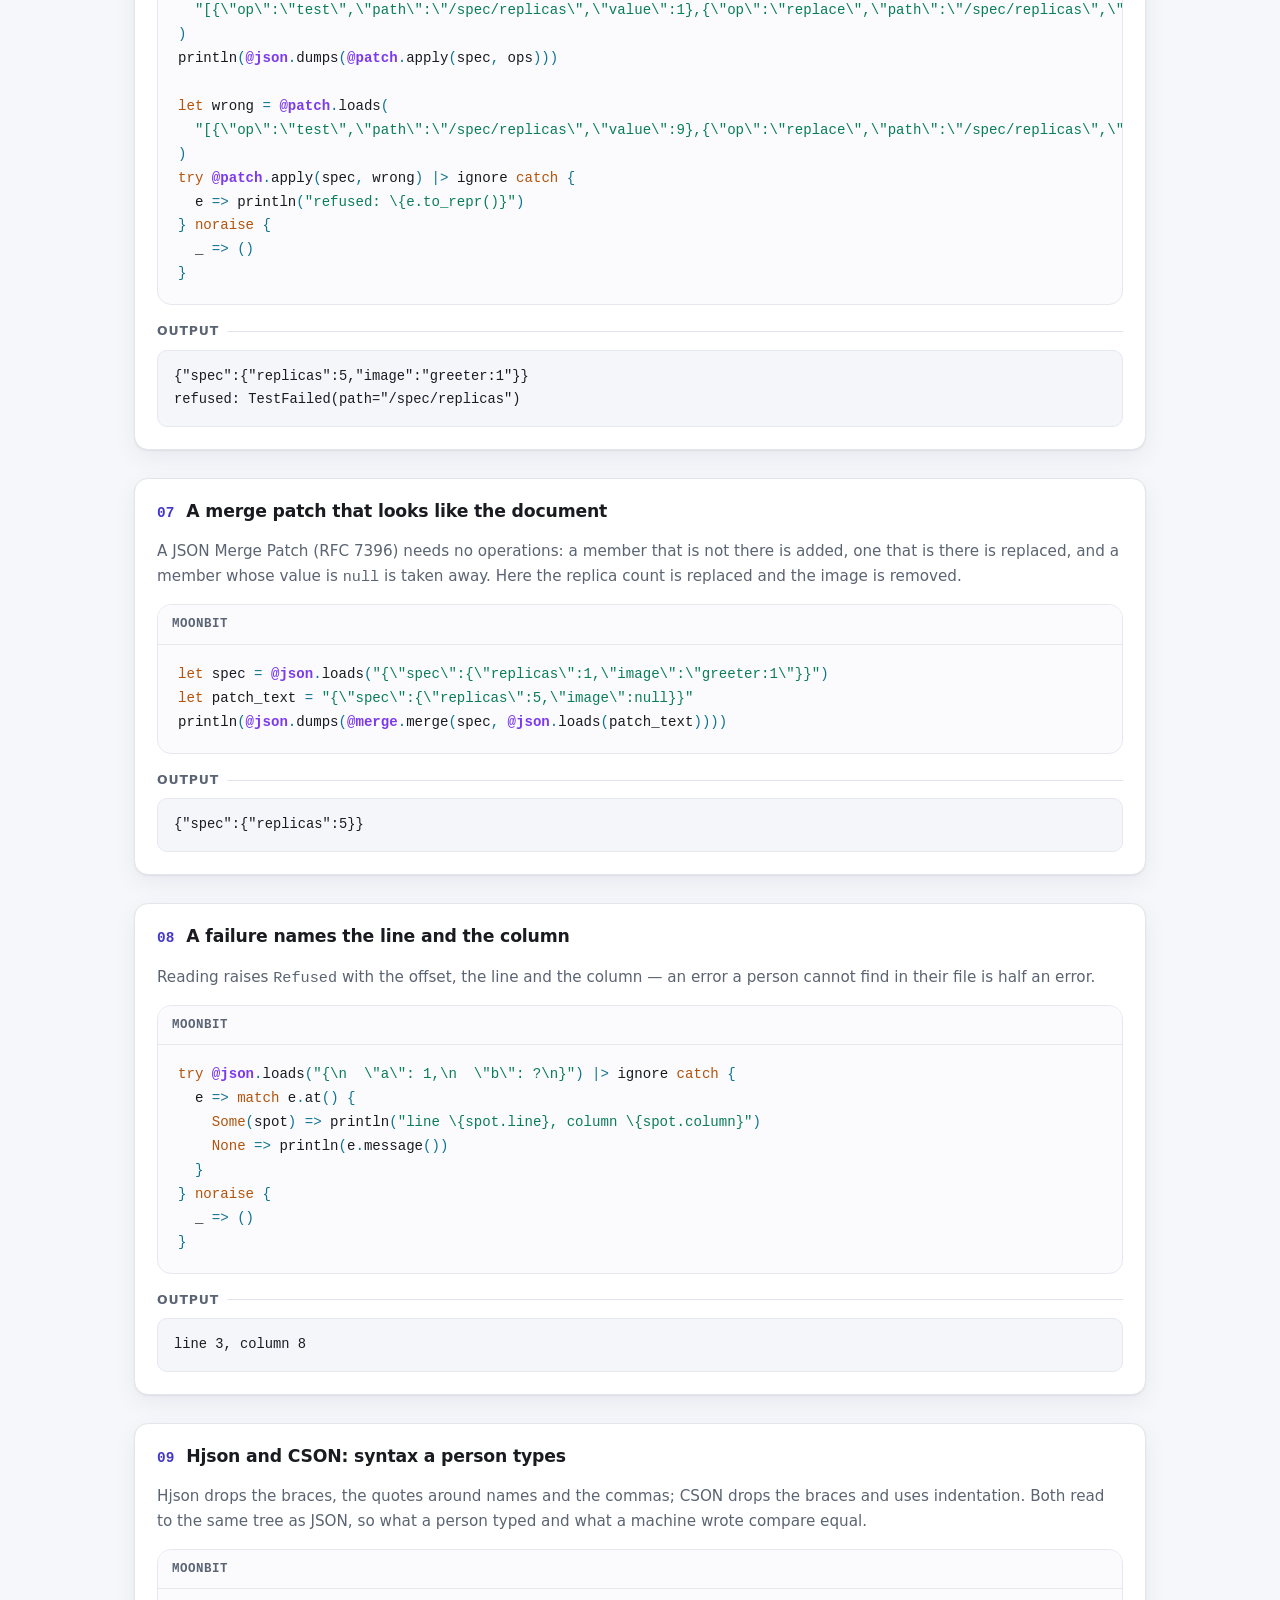
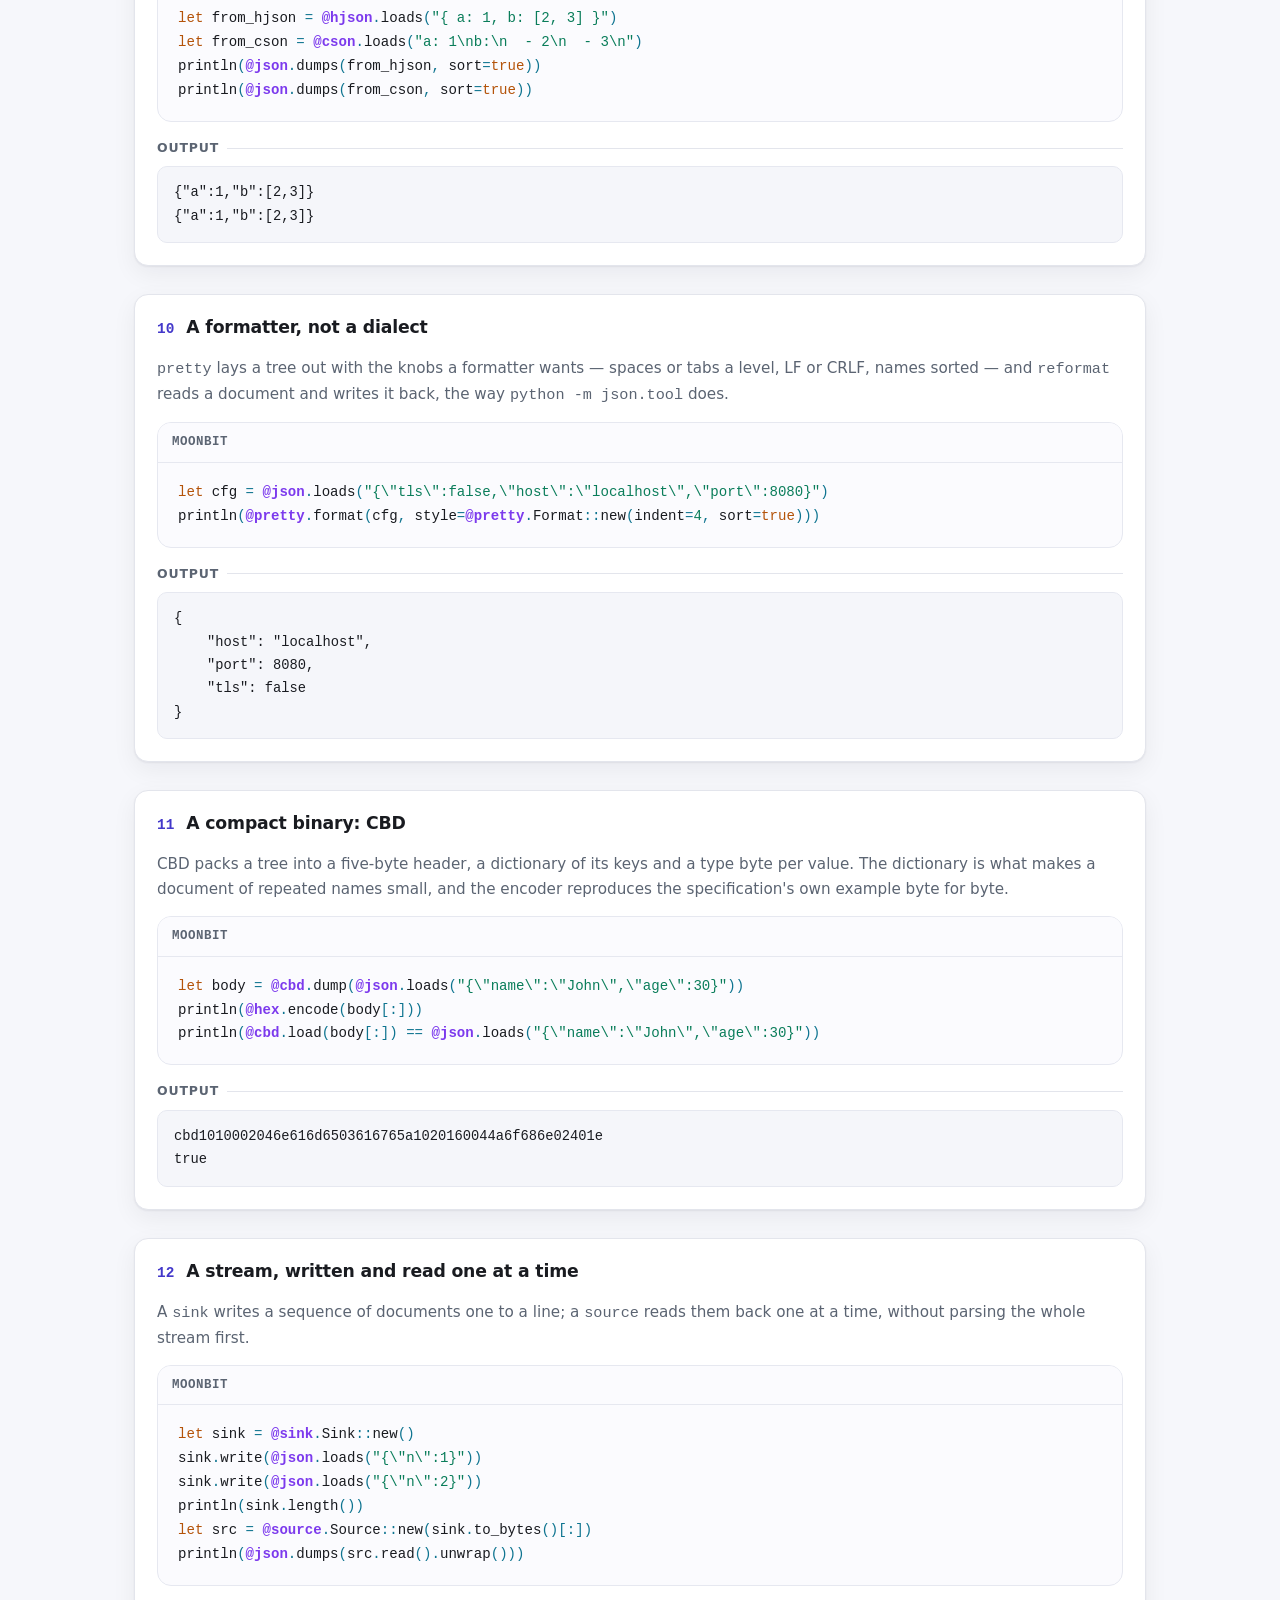
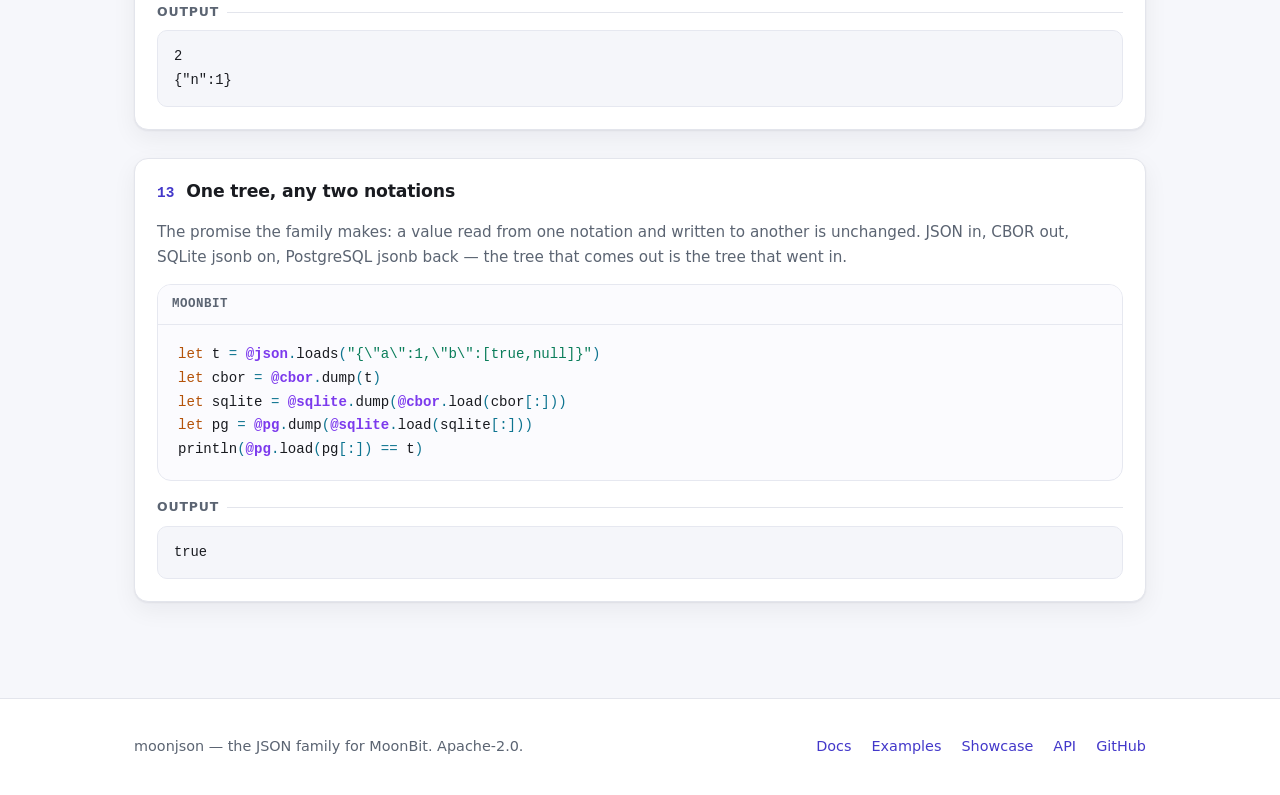
<file: docs/examples.html>
<!DOCTYPE html>
<html lang="en-NZ">
  <head>
    <meta charset="utf-8" />
    <meta name="viewport" content="width=device-width, initial-scale=1" />
    <title>Examples — moonjson</title>
    <meta
      name="description"
      content="Worked examples of the moonjson family: reading JSON, JSON5, Hjson and CSON, writing back, the formatter, JSON Lines and a stream, JSON Pointer, Patch and Merge Patch, a compact binary and the cross-format round trip — each with the output it really prints."
    />
    <link rel="stylesheet" href="assets/style.css?v=4" />
<script type="module" src="assets/scrollbar.js"></script>
    <link
      rel="icon"
      href="data:image/svg+xml,%3Csvg xmlns='http://www.w3.org/2000/svg' viewBox='0 0 32 32'%3E%3Crect width='32' height='32' rx='8' fill='%234f46e5'/%3E%3Ctext x='16' y='22' font-family='monospace' font-size='16' font-weight='bold' fill='white' text-anchor='middle'%3E%7B%7D%3C/text%3E%3C/svg%3E"
    />
    <script>
      (function () {
        try {
          var t = localStorage.getItem("moonjson-theme");
        } catch (e) {
          t = null;
        }
        if (!t) {
          t = window.matchMedia && window.matchMedia("(prefers-color-scheme: dark)")
            .matches
            ? "dark"
            : "light";
        }
        document.documentElement.setAttribute("data-theme", t);
      })();
    </script>
  </head>
  <body>
    <header class="site-header">
      <div class="inner">
        <a class="wordmark" href="index.html">
          <span class="glyph">{}</span>
          <span>moonjson</span>
        </a>
        <nav class="site-nav" aria-label="Main">
          <a href="index.html">Home</a>
          <a href="docs.html">Docs</a>
          <a href="api.html">API</a>
          <a href="examples.html" aria-current="page">Examples</a>
          <a href="showcase.html">Showcase</a>
        </nav>
        <div class="header-tools">
          <button class="icon-button" type="button" data-theme-toggle aria-label="Switch theme">
            <svg class="icon-sun" viewBox="0 0 24 24" fill="none" stroke="currentColor" stroke-width="2" stroke-linecap="round" aria-hidden="true">
              <circle cx="12" cy="12" r="4" />
              <path d="M12 2v2M12 20v2M4.9 4.9l1.4 1.4M17.7 17.7l1.4 1.4M2 12h2M20 12h2M4.9 19.1l1.4-1.4M17.7 6.3l1.4-1.4" />
            </svg>
            <svg class="icon-moon" viewBox="0 0 24 24" fill="none" stroke="currentColor" stroke-width="2" stroke-linecap="round" aria-hidden="true">
              <path d="M21 12.8A9 9 0 1 1 11.2 3a7 7 0 0 0 9.8 9.8z" />
            </svg>
          </button>
          <a class="icon-button" href="https://github.com/moonbitstack/moonjson" aria-label="GitHub repository">
            <svg viewBox="0 0 24 24" fill="currentColor" aria-hidden="true">
              <path d="M12 .5a12 12 0 0 0-3.8 23.4c.6.1.8-.3.8-.6v-2c-3.3.7-4-1.6-4-1.6-.6-1.4-1.4-1.8-1.4-1.8-1-.7.1-.7.1-.7 1.2.1 1.8 1.2 1.8 1.2 1 1.8 2.8 1.3 3.5 1 .1-.8.4-1.3.8-1.6-2.7-.3-5.5-1.3-5.5-6 0-1.2.5-2.3 1.2-3.1-.1-.3-.5-1.5.1-3.2 0 0 1-.3 3.3 1.2a11.5 11.5 0 0 1 6 0C17.3 4.7 18.3 5 18.3 5c.6 1.7.2 2.9.1 3.2.8.8 1.2 1.9 1.2 3.1 0 4.7-2.8 5.7-5.5 6 .4.4.8 1.1.8 2.2v3.3c0 .3.2.7.8.6A12 12 0 0 0 12 .5z" />
            </svg>
          </a>
        </div>
      </div>
    </header>

    <main class="wrap" style="padding-top: 56px">
      <div class="section-head">
        <div class="kicker">examples</div>
        <h2>Every output below is the real one</h2>
        <p>
          Each snippet is the one in <code>src/examples/tour</code> or a variant of
          it, and each block under <em>output</em> is what it prints. Run the
          whole tour with <code>moon run src/examples/tour</code>.
        </p>
      </div>

      <div class="example">
        <div class="head"><span class="n">01</span><h3>One document, three ways of writing it</h3></div>
        <div class="body">
          <p>
            The dialects differ only in their syntax — the tree they produce is
            the same, so the three documents compare equal.
          </p>
          <div class="code-card">
            <div class="bar"><span class="lang">moonbit</span><span class="spacer"></span></div>
            <pre data-lang="moonbit">let plain = @json.loads("{\"host\":\"localhost\",\"port\":8080,\"tls\":false}")
let commented = @jsonc.loads(
  #|{
  #|  "host": "localhost",  // where to bind
  #|  "port": 8080,
  #|  "tls": false,         // a certificate is not set up yet
  #|}
)
let loose = @json5.loads("{host:'localhost',port:8080,tls:false,}")

println("jsonc == json -&gt; \{commented == plain}")
println("json5 == json -&gt; \{loose == plain}")</pre>
          </div>
          <div class="output-label">output</div>
          <pre class="out">jsonc == json -&gt; true
json5 == json -&gt; true</pre>
        </div>
      </div>

      <div class="example">
        <div class="head"><span class="n">02</span><h3>Writing it back, whatever it was written in</h3></div>
        <div class="body">
          <p>
            Writing is always strict JSON. <code>indent</code> puts one member
            to a line, <code>sort</code> writes members in order of name, and
            <code>ascii</code> escapes everything above U+007E.
          </p>
          <div class="code-card">
            <div class="bar"><span class="lang">moonbit</span><span class="spacer"></span></div>
            <pre data-lang="moonbit">let cfg = @json.loads("{\"host\":\"localhost\",\"port\":8080,\"tags\":[\"a\",\"b\"]}")
println(@json.dumps(cfg))
println(@json.dumps(cfg, indent=2))
println(@json.dumps(cfg, sort=true))</pre>
          </div>
          <div class="output-label">output</div>
          <pre class="out">{"host":"localhost","port":8080,"tags":["a","b"]}
{
  "host": "localhost",
  "port": 8080,
  "tags": [
    "a",
    "b"
  ]
}
{"host":"localhost","port":8080,"tags":["a","b"]}</pre>
        </div>
      </div>

      <div class="example">
        <div class="head"><span class="n">03</span><h3>A number keeps the digits it came with</h3></div>
        <div class="body">
          <p>
            <code>1e400</code> is past what a double can hold, and a
            twenty-digit integer is past what it can hold exactly. Both come
            back as they were written, because the tree keeps the text.
          </p>
          <div class="code-card">
            <div class="bar"><span class="lang">moonbit</span><span class="spacer"></span></div>
            <pre data-lang="moonbit">let wide = "[1e400,12345678901234567890,0.1]"
println(@json.dumps(@json.loads(wide)) == wide)</pre>
          </div>
          <div class="output-label">output</div>
          <pre class="out">true</pre>
        </div>
      </div>

      <div class="example">
        <div class="head"><span class="n">04</span><h3>A stream of records, one to a line</h3></div>
        <div class="body">
          <p>
            JSON Lines is what a log file is written as: a reader can start
            anywhere and a writer can append without rewriting. Blank lines are
            skipped rather than refused.
          </p>
          <div class="code-card">
            <div class="bar"><span class="lang">moonbit</span><span class="spacer"></span></div>
            <pre data-lang="moonbit">let records = @lines.loads_all("{\"n\":1}\n{\"n\":2}\n{\"n\":3}\n")
println("records       -&gt; \{records.length()}")</pre>
          </div>
          <div class="output-label">output</div>
          <pre class="out">records       -&gt; 3</pre>
        </div>
      </div>

      <div class="example">
        <div class="head"><span class="n">05</span><h3>One place in a document, named</h3></div>
        <div class="body">
          <p>
            A JSON Pointer (RFC 6901) names one place. <code>set</code> answers
            a new document — a member or an element that is already there is
            replaced, one that is not is created, and <code>-</code> appends —
            and <code>remove</code> takes one away.
          </p>
          <div class="code-card">
            <div class="bar"><span class="lang">moonbit</span><span class="spacer"></span></div>
            <pre data-lang="moonbit">let tree = @json.loads("{\"a\":{\"b\":[10,20,30]}}")
println(@json.dumps(@pointer.get(tree, "/a/b/1")))
println(@pointer.has(tree, "/a/b/9"))
let grown = @pointer.set(tree, "/a/b/-", Json::number(40))
println(@json.dumps(grown))
println(@json.dumps(@pointer.remove(tree, "/a/b/0")))</pre>
          </div>
          <div class="output-label">output</div>
          <pre class="out">20
false
{"a":{"b":[10,20,30,40]}}
{"a":{"b":[20,30]}}</pre>
        </div>
      </div>

      <div class="example">
        <div class="head"><span class="n">06</span><h3>A patch, applied in order — or not at all</h3></div>
        <div class="body">
          <p>
            A JSON Patch (RFC 6902) is an array of six operations. Here a
            <code>test</code> guards a <code>replace</code>: when the test
            holds the patch applies, and when it does not, nothing changes —
            the document it was given is untouched either way.
          </p>
          <div class="code-card">
            <div class="bar"><span class="lang">moonbit</span><span class="spacer"></span></div>
            <pre data-lang="moonbit">let spec = @json.loads("{\"spec\":{\"replicas\":1,\"image\":\"greeter:1\"}}")
let ops = @patch.loads(
  "[{\"op\":\"test\",\"path\":\"/spec/replicas\",\"value\":1},{\"op\":\"replace\",\"path\":\"/spec/replicas\",\"value\":5}]"
)
println(@json.dumps(@patch.apply(spec, ops)))

let wrong = @patch.loads(
  "[{\"op\":\"test\",\"path\":\"/spec/replicas\",\"value\":9},{\"op\":\"replace\",\"path\":\"/spec/replicas\",\"value\":5}]"
)
try @patch.apply(spec, wrong) |> ignore catch {
  e => println("refused: \{e.to_repr()}")
} noraise {
  _ => ()
}</pre>
          </div>
          <div class="output-label">output</div>
          <pre class="out">{"spec":{"replicas":5,"image":"greeter:1"}}
refused: TestFailed(path="/spec/replicas")</pre>
        </div>
      </div>

      <div class="example">
        <div class="head"><span class="n">07</span><h3>A merge patch that looks like the document</h3></div>
        <div class="body">
          <p>
            A JSON Merge Patch (RFC 7396) needs no operations: a member that is
            not there is added, one that is there is replaced, and a member
            whose value is <code>null</code> is taken away. Here the replica
            count is replaced and the image is removed.
          </p>
          <div class="code-card">
            <div class="bar"><span class="lang">moonbit</span><span class="spacer"></span></div>
            <pre data-lang="moonbit">let spec = @json.loads("{\"spec\":{\"replicas\":1,\"image\":\"greeter:1\"}}")
let patch_text = "{\"spec\":{\"replicas\":5,\"image\":null}}"
println(@json.dumps(@merge.merge(spec, @json.loads(patch_text))))</pre>
          </div>
          <div class="output-label">output</div>
          <pre class="out">{"spec":{"replicas":5}}</pre>
        </div>
      </div>

      <div class="example">
        <div class="head"><span class="n">08</span><h3>A failure names the line and the column</h3></div>
        <div class="body">
          <p>
            Reading raises <code>Refused</code> with the offset, the line and
            the column — an error a person cannot find in their file is half an
            error.
          </p>
          <div class="code-card">
            <div class="bar"><span class="lang">moonbit</span><span class="spacer"></span></div>
            <pre data-lang="moonbit">try @json.loads("{\n  \"a\": 1,\n  \"b\": ?\n}") |> ignore catch {
  e => match e.at() {
    Some(spot) => println("line \{spot.line}, column \{spot.column}")
    None => println(e.message())
  }
} noraise {
  _ => ()
}</pre>
          </div>
          <div class="output-label">output</div>
          <pre class="out">line 3, column 8</pre>
        </div>
      </div>

      <div class="example">
        <div class="head"><span class="n">09</span><h3>Hjson and CSON: syntax a person types</h3></div>
        <div class="body">
          <p>
            Hjson drops the braces, the quotes around names and the commas; CSON
            drops the braces and uses indentation. Both read to the same tree as
            JSON, so what a person typed and what a machine wrote compare equal.
          </p>
          <div class="code-card">
            <div class="bar"><span class="lang">moonbit</span><span class="spacer"></span></div>
            <pre data-lang="moonbit">let from_hjson = @hjson.loads("{ a: 1, b: [2, 3] }")
let from_cson = @cson.loads("a: 1\nb:\n  - 2\n  - 3\n")
println(@json.dumps(from_hjson, sort=true))
println(@json.dumps(from_cson, sort=true))</pre>
          </div>
          <div class="output-label">output</div>
          <pre class="out">{"a":1,"b":[2,3]}
{"a":1,"b":[2,3]}</pre>
        </div>
      </div>

      <div class="example">
        <div class="head"><span class="n">10</span><h3>A formatter, not a dialect</h3></div>
        <div class="body">
          <p>
            <code>pretty</code> lays a tree out with the knobs a formatter wants —
            spaces or tabs a level, LF or CRLF, names sorted — and
            <code>reformat</code> reads a document and writes it back, the way
            <code>python -m json.tool</code> does.
          </p>
          <div class="code-card">
            <div class="bar"><span class="lang">moonbit</span><span class="spacer"></span></div>
            <pre data-lang="moonbit">let cfg = @json.loads("{\"tls\":false,\"host\":\"localhost\",\"port\":8080}")
println(@pretty.format(cfg, style=@pretty.Format::new(indent=4, sort=true)))</pre>
          </div>
          <div class="output-label">output</div>
          <pre class="out">{
    "host": "localhost",
    "port": 8080,
    "tls": false
}</pre>
        </div>
      </div>

      <div class="example">
        <div class="head"><span class="n">11</span><h3>A compact binary: CBD</h3></div>
        <div class="body">
          <p>
            CBD packs a tree into a five-byte header, a dictionary of its keys and
            a type byte per value. The dictionary is what makes a document of
            repeated names small, and the encoder reproduces the specification's
            own example byte for byte.
          </p>
          <div class="code-card">
            <div class="bar"><span class="lang">moonbit</span><span class="spacer"></span></div>
            <pre data-lang="moonbit">let body = @cbd.dump(@json.loads("{\"name\":\"John\",\"age\":30}"))
println(@hex.encode(body[:]))
println(@cbd.load(body[:]) == @json.loads("{\"name\":\"John\",\"age\":30}"))</pre>
          </div>
          <div class="output-label">output</div>
          <pre class="out">cbd1010002046e616d6503616765a1020160044a6f686e02401e
true</pre>
        </div>
      </div>

      <div class="example">
        <div class="head"><span class="n">12</span><h3>A stream, written and read one at a time</h3></div>
        <div class="body">
          <p>
            A <code>sink</code> writes a sequence of documents one to a line; a
            <code>source</code> reads them back one at a time, without parsing the
            whole stream first.
          </p>
          <div class="code-card">
            <div class="bar"><span class="lang">moonbit</span><span class="spacer"></span></div>
            <pre data-lang="moonbit">let sink = @sink.Sink::new()
sink.write(@json.loads("{\"n\":1}"))
sink.write(@json.loads("{\"n\":2}"))
println(sink.length())
let src = @source.Source::new(sink.to_bytes()[:])
println(@json.dumps(src.read().unwrap()))</pre>
          </div>
          <div class="output-label">output</div>
          <pre class="out">2
{"n":1}</pre>
        </div>
      </div>

      <div class="example">
        <div class="head"><span class="n">13</span><h3>One tree, any two notations</h3></div>
        <div class="body">
          <p>
            The promise the family makes: a value read from one notation and
            written to another is unchanged. JSON in, CBOR out, SQLite jsonb on,
            PostgreSQL jsonb back — the tree that comes out is the tree that went
            in.
          </p>
          <div class="code-card">
            <div class="bar"><span class="lang">moonbit</span><span class="spacer"></span></div>
            <pre data-lang="moonbit">let t = @json.loads("{\"a\":1,\"b\":[true,null]}")
let cbor = @cbor.dump(t)
let sqlite = @sqlite.dump(@cbor.load(cbor[:]))
let pg = @pg.dump(@sqlite.load(sqlite[:]))
println(@pg.load(pg[:]) == t)</pre>
          </div>
          <div class="output-label">output</div>
          <pre class="out">true</pre>
        </div>
      </div>
    </main>

    <footer class="site-footer">
      <div class="inner">
        <span>moonjson — the JSON family for MoonBit. Apache-2.0.</span>
        <div class="links">
          <a href="docs.html">Docs</a>
          <a href="examples.html">Examples</a>
          <a href="showcase.html">Showcase</a>
          <a href="api.html">API</a>
          <a href="https://github.com/moonbitstack/moonjson">GitHub</a>
        </div>
      </div>
    </footer>

    <script src="assets/app.js?v=3"></script>
  </body>
</html>
</file>
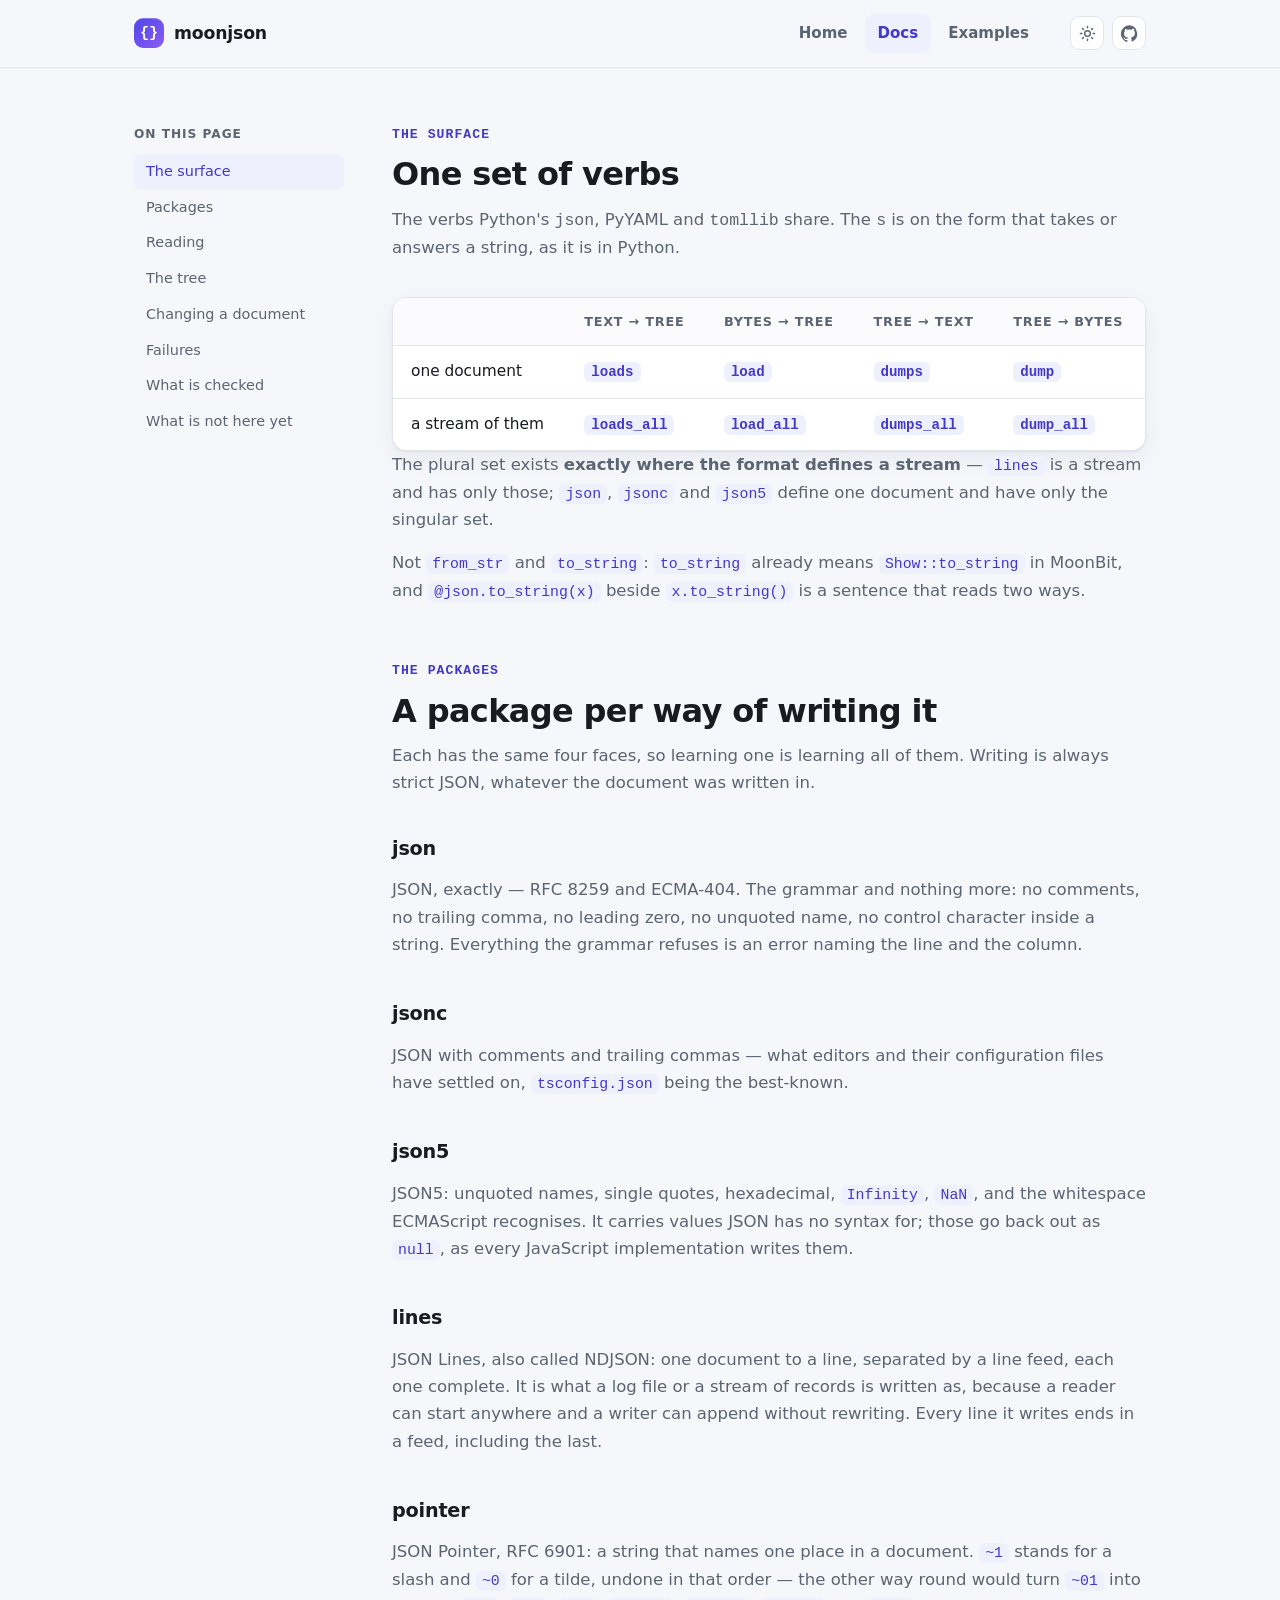
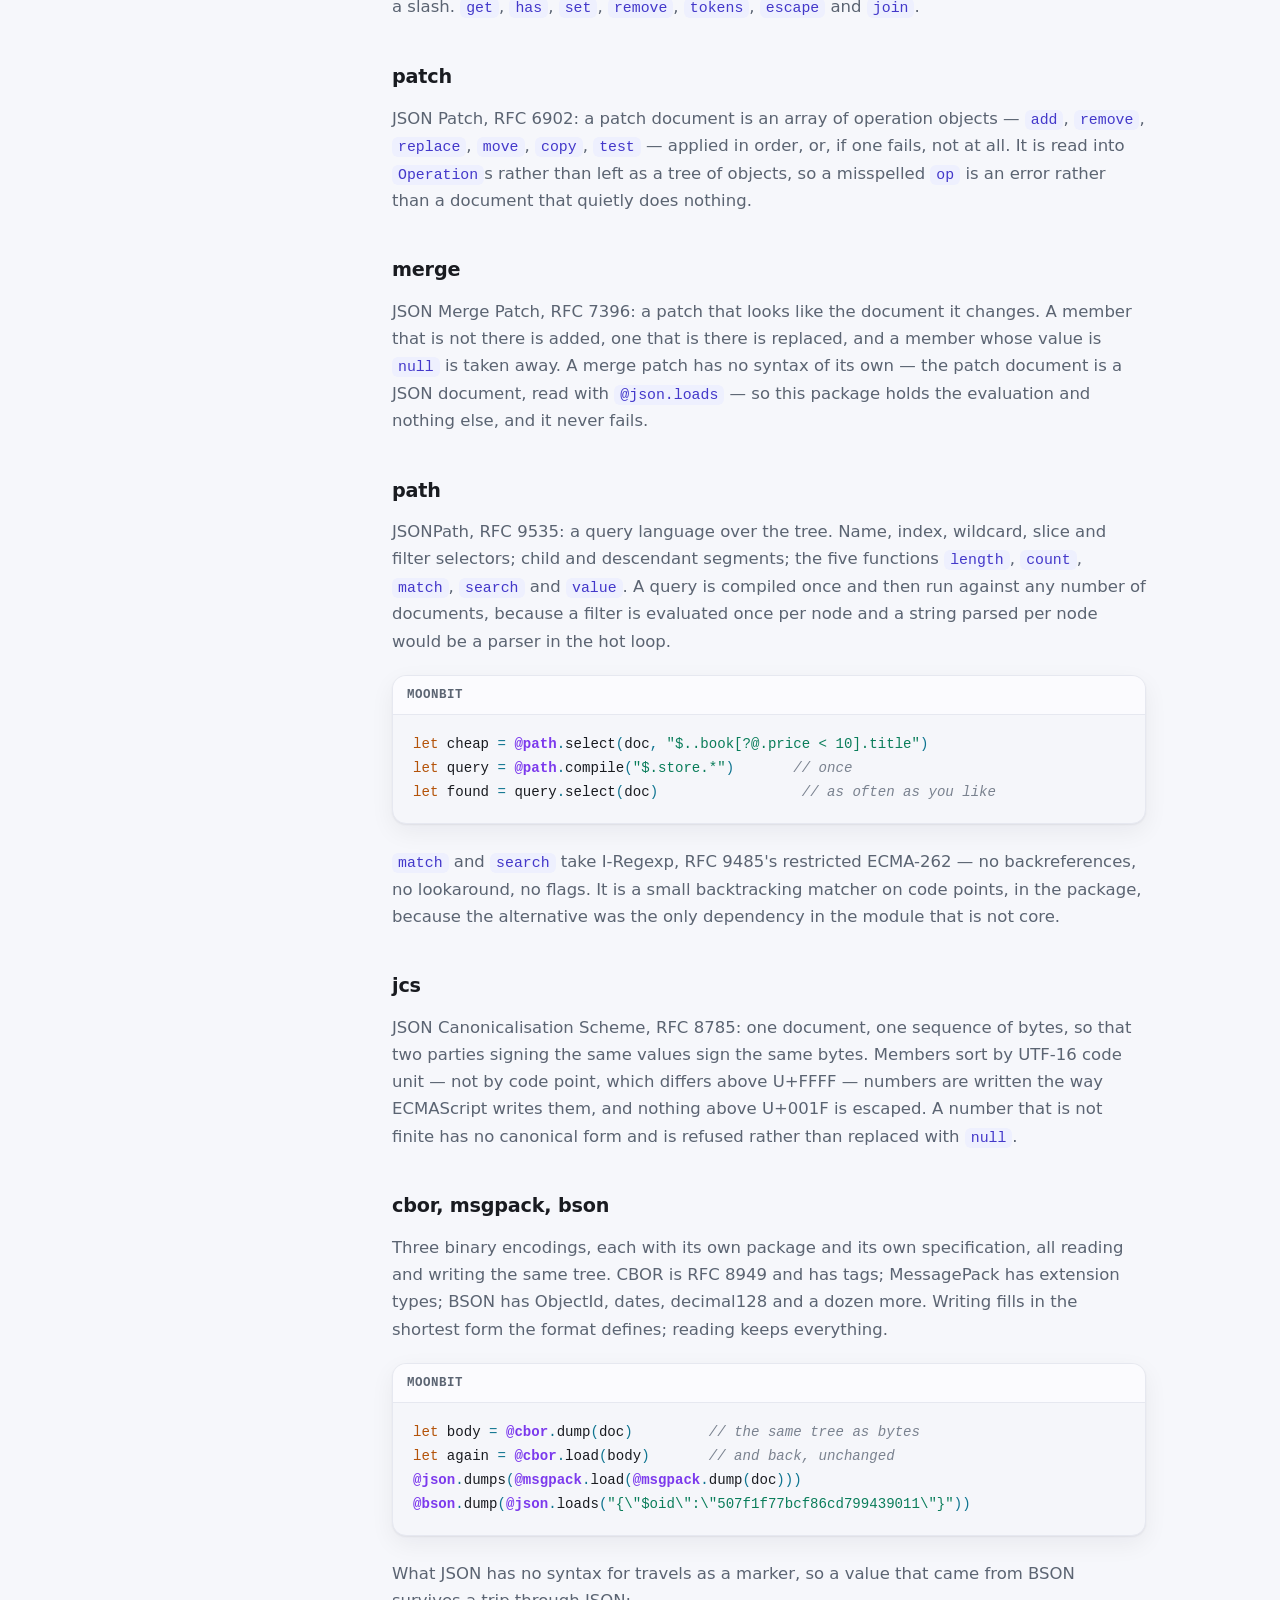
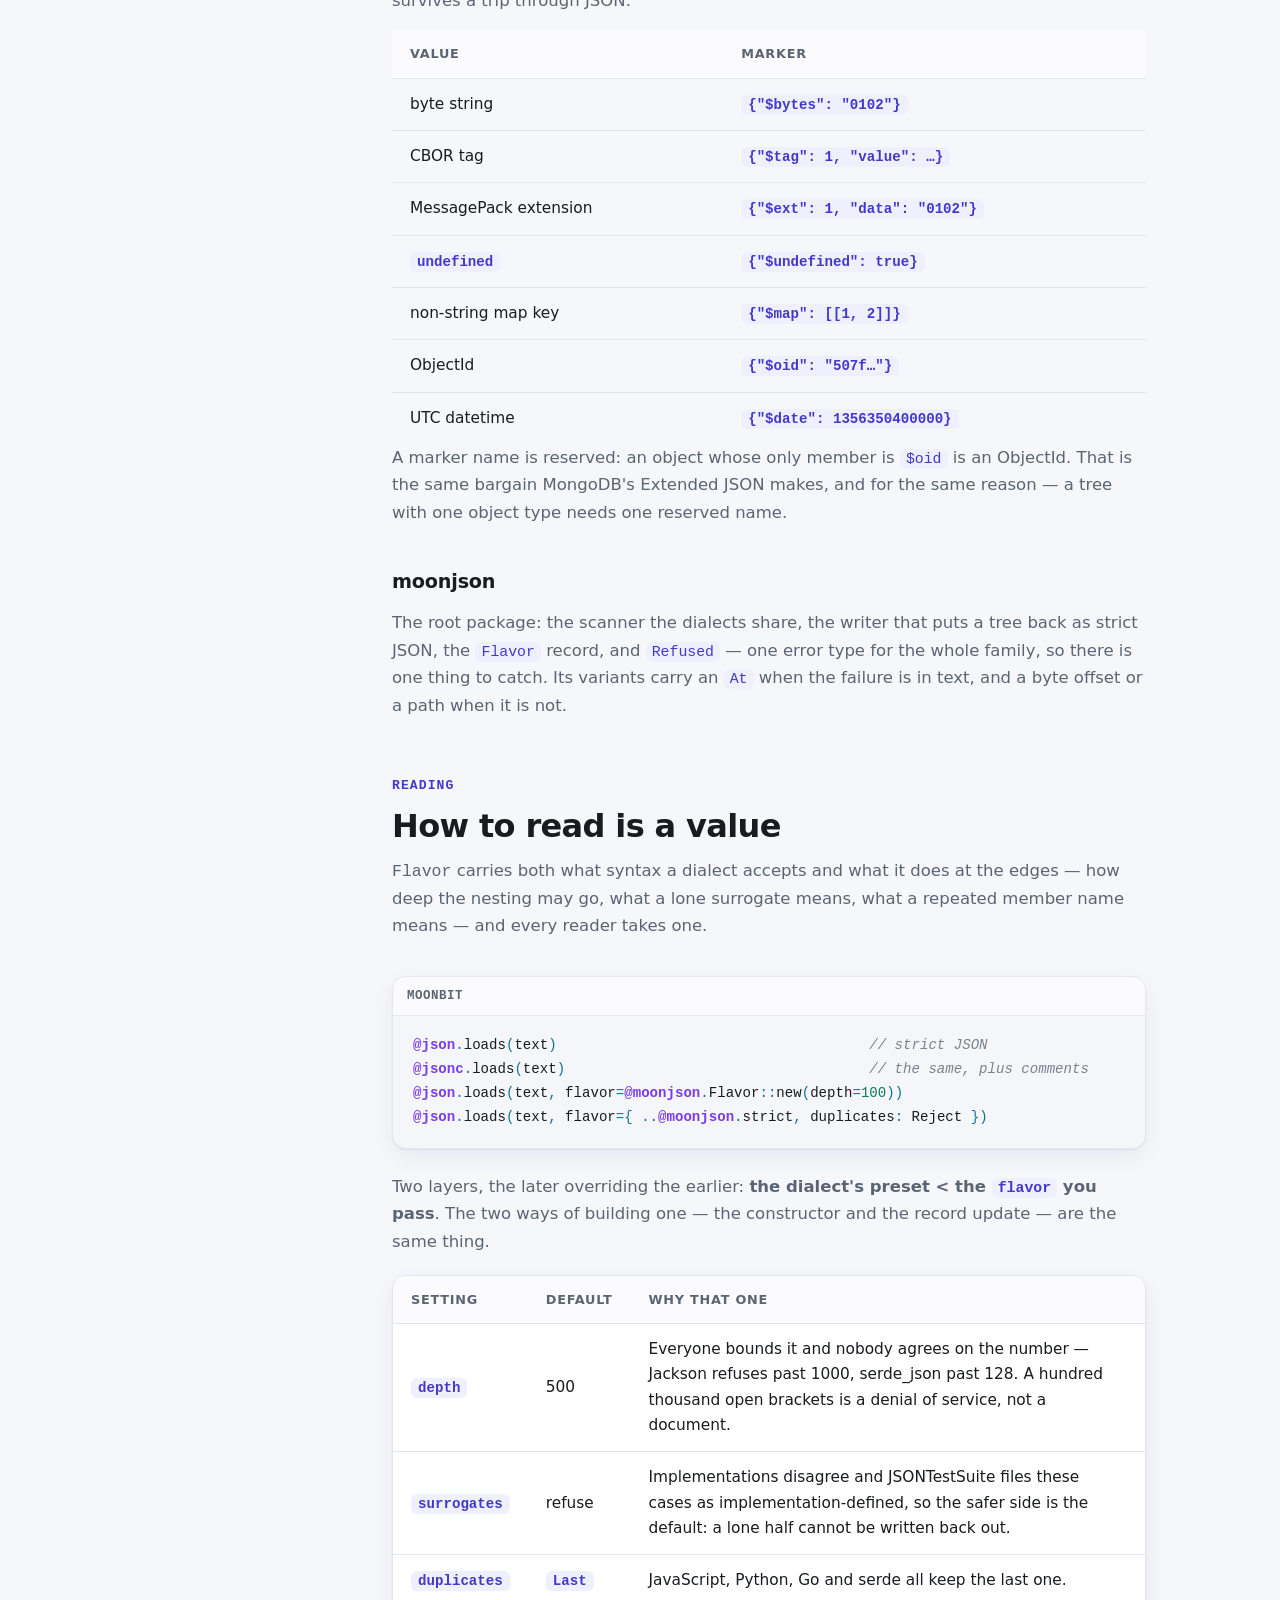
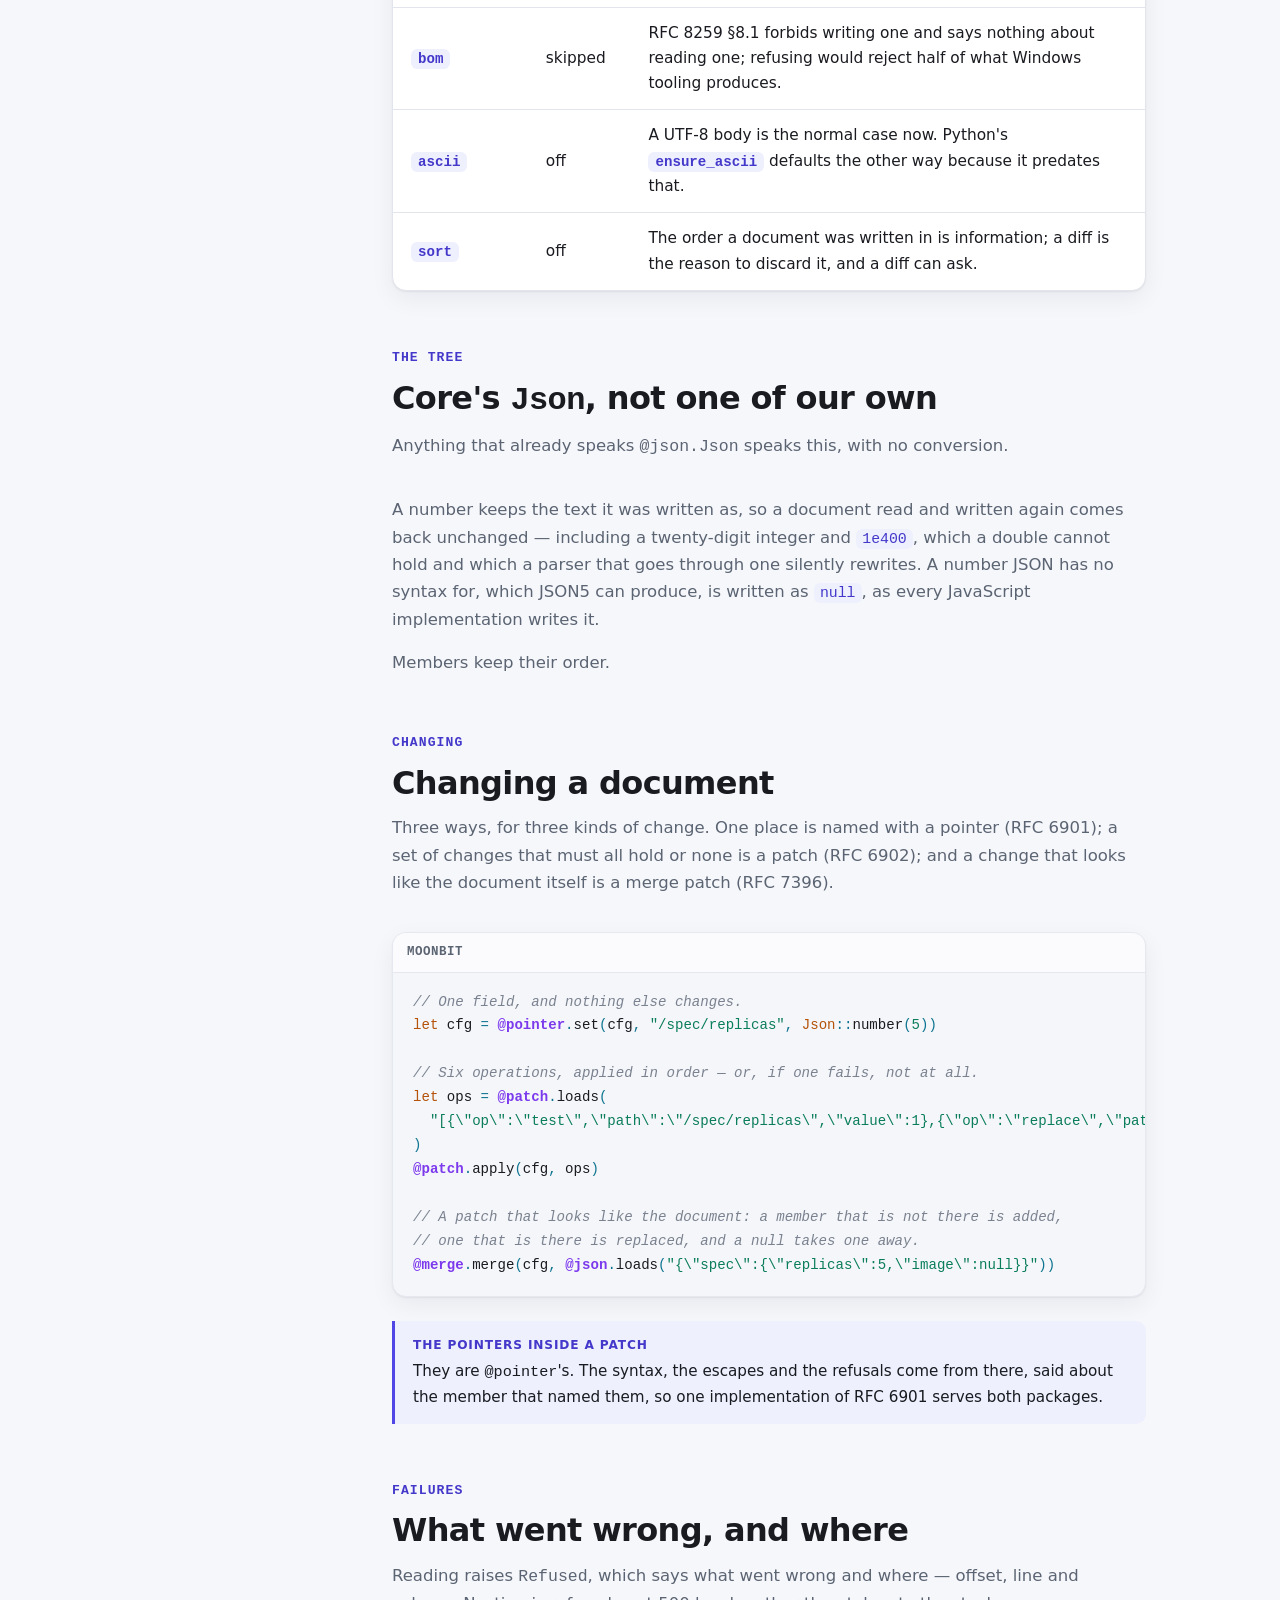
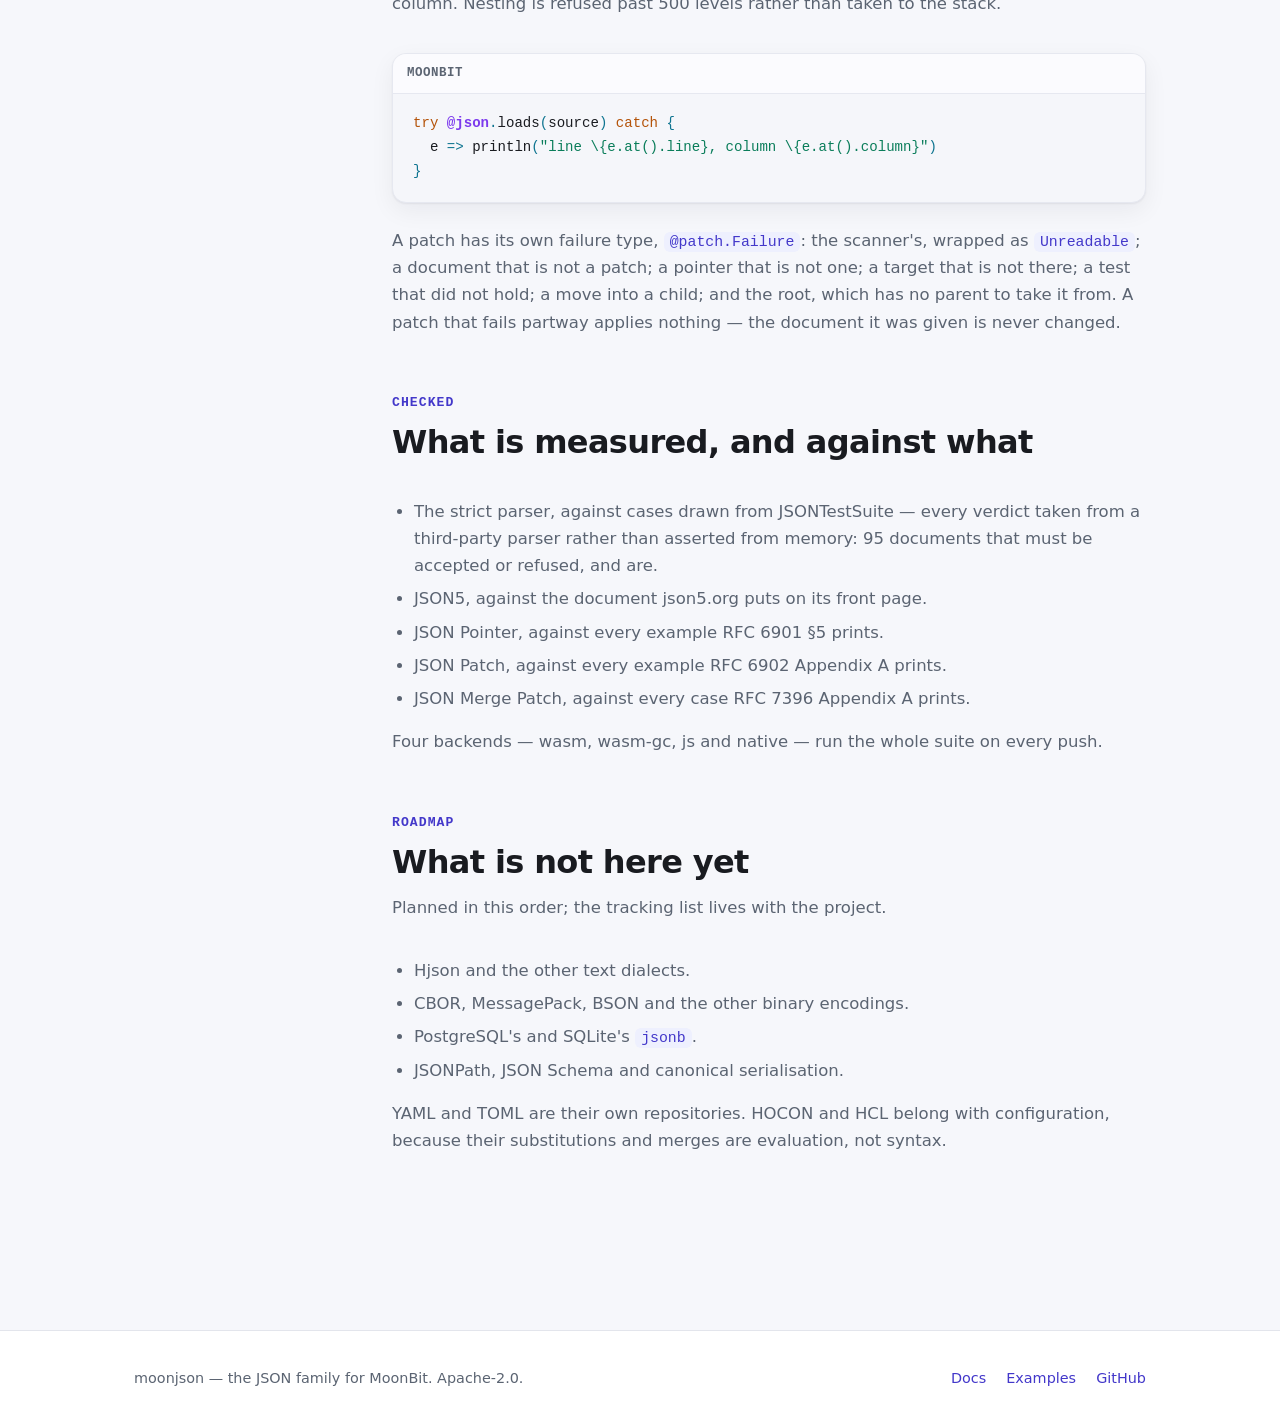
<file: site/docs.html>
<!DOCTYPE html>
<html lang="en-NZ">
  <head>
    <meta charset="utf-8" />
    <meta name="viewport" content="width=device-width, initial-scale=1" />
    <title>Docs — moonjson</title>
    <meta
      name="description"
      content="How to read and write the JSON family with moonjson: the verbs, the dialects, the flavor record, the tree, and the failures."
    />
    <link rel="stylesheet" href="assets/style.css" />
    <link
      rel="icon"
      href="data:image/svg+xml,%3Csvg xmlns='http://www.w3.org/2000/svg' viewBox='0 0 32 32'%3E%3Crect width='32' height='32' rx='8' fill='%234f46e5'/%3E%3Ctext x='16' y='22' font-family='monospace' font-size='16' font-weight='bold' fill='white' text-anchor='middle'%3E%7B%7D%3C/text%3E%3C/svg%3E"
    />
    <script>
      (function () {
        try {
          var t = localStorage.getItem("moonjson-theme");
        } catch (e) {
          t = null;
        }
        if (!t) {
          t = window.matchMedia && window.matchMedia("(prefers-color-scheme: dark)")
            .matches
            ? "dark"
            : "light";
        }
        document.documentElement.setAttribute("data-theme", t);
      })();
    </script>
  </head>
  <body>
    <header class="site-header">
      <div class="inner">
        <a class="wordmark" href="index.html">
          <span class="glyph">{}</span>
          <span>moonjson</span>
        </a>
        <nav class="site-nav" aria-label="Main">
          <a href="index.html">Home</a>
          <a href="docs.html" aria-current="page">Docs</a>
          <a href="examples.html">Examples</a>
        </nav>
        <div class="header-tools">
          <button class="icon-button" type="button" data-theme-toggle aria-label="Switch theme">
            <svg class="icon-sun" viewBox="0 0 24 24" fill="none" stroke="currentColor" stroke-width="2" stroke-linecap="round" aria-hidden="true">
              <circle cx="12" cy="12" r="4" />
              <path d="M12 2v2M12 20v2M4.9 4.9l1.4 1.4M17.7 17.7l1.4 1.4M2 12h2M20 12h2M4.9 19.1l1.4-1.4M17.7 6.3l1.4-1.4" />
            </svg>
            <svg class="icon-moon" viewBox="0 0 24 24" fill="none" stroke="currentColor" stroke-width="2" stroke-linecap="round" aria-hidden="true">
              <path d="M21 12.8A9 9 0 1 1 11.2 3a7 7 0 0 0 9.8 9.8z" />
            </svg>
          </button>
          <a class="icon-button" href="https://github.com/moonbitstack/moonjson" aria-label="GitHub repository">
            <svg viewBox="0 0 24 24" fill="currentColor" aria-hidden="true">
              <path d="M12 .5a12 12 0 0 0-3.8 23.4c.6.1.8-.3.8-.6v-2c-3.3.7-4-1.6-4-1.6-.6-1.4-1.4-1.8-1.4-1.8-1-.7.1-.7.1-.7 1.2.1 1.8 1.2 1.8 1.2 1 1.8 2.8 1.3 3.5 1 .1-.8.4-1.3.8-1.6-2.7-.3-5.5-1.3-5.5-6 0-1.2.5-2.3 1.2-3.1-.1-.3-.5-1.5.1-3.2 0 0 1-.3 3.3 1.2a11.5 11.5 0 0 1 6 0C17.3 4.7 18.3 5 18.3 5c.6 1.7.2 2.9.1 3.2.8.8 1.2 1.9 1.2 3.1 0 4.7-2.8 5.7-5.5 6 .4.4.8 1.1.8 2.2v3.3c0 .3.2.7.8.6A12 12 0 0 0 12 .5z" />
            </svg>
          </a>
        </div>
      </div>
    </header>

    <main class="wrap">
      <div class="docs-layout" style="padding-top: 56px; padding-bottom: 24px">
        <aside class="docs-toc" aria-label="Table of contents">
          <div class="title">On this page</div>
          <a href="#surface">The surface</a>
          <a href="#packages">Packages</a>
          <a href="#reading">Reading</a>
          <a href="#tree">The tree</a>
          <a href="#changing">Changing a document</a>
          <a href="#failures">Failures</a>
          <a href="#checked">What is checked</a>
          <a href="#roadmap">What is not here yet</a>
        </aside>

        <div class="docs-body">
          <section id="surface">
            <div class="section-head">
              <div class="kicker">the surface</div>
              <h2>One set of verbs</h2>
              <p>
                The verbs Python's <code>json</code>, PyYAML and
                <code>tomllib</code> share. The <code>s</code> is on the form
                that takes or answers a string, as it is in Python.
              </p>
            </div>
            <div class="table-card">
              <table>
                <thead>
                  <tr>
                    <th></th>
                    <th>text → tree</th>
                    <th>bytes → tree</th>
                    <th>tree → text</th>
                    <th>tree → bytes</th>
                  </tr>
                </thead>
                <tbody>
                  <tr>
                    <td>one document</td>
                    <td><code>loads</code></td>
                    <td><code>load</code></td>
                    <td><code>dumps</code></td>
                    <td><code>dump</code></td>
                  </tr>
                  <tr>
                    <td>a stream of them</td>
                    <td><code>loads_all</code></td>
                    <td><code>load_all</code></td>
                    <td><code>dumps_all</code></td>
                    <td><code>dump_all</code></td>
                  </tr>
                </tbody>
              </table>
            </div>
            <div class="prose">
              <p>
                The plural set exists <strong>exactly where the format defines a
                stream</strong> — <code>lines</code> is a stream and has only
                those; <code>json</code>, <code>jsonc</code> and
                <code>json5</code> define one document and have only the
                singular set.
              </p>
              <p>
                Not <code>from_str</code> and <code>to_string</code>:
                <code>to_string</code> already means
                <code>Show::to_string</code> in MoonBit, and
                <code>@json.to_string(x)</code> beside <code>x.to_string()</code>
                is a sentence that reads two ways.
              </p>
            </div>
          </section>

          <section id="packages">
            <div class="section-head">
              <div class="kicker">the packages</div>
              <h2>A package per way of writing it</h2>
              <p>
                Each has the same four faces, so learning one is learning all of
                them. Writing is always strict JSON, whatever the document was
                written in.
              </p>
            </div>
            <div class="prose">
              <h3 id="json">json</h3>
              <p>
                JSON, exactly — RFC 8259 and ECMA-404. The grammar and nothing
                more: no comments, no trailing comma, no leading zero, no
                unquoted name, no control character inside a string. Everything
                the grammar refuses is an error naming the line and the column.
              </p>
              <h3 id="jsonc">jsonc</h3>
              <p>
                JSON with comments and trailing commas — what editors and their
                configuration files have settled on, <code>tsconfig.json</code>
                being the best-known.
              </p>
              <h3 id="json5">json5</h3>
              <p>
                JSON5: unquoted names, single quotes, hexadecimal,
                <code>Infinity</code>, <code>NaN</code>, and the whitespace
                ECMAScript recognises. It carries values JSON has no syntax for;
                those go back out as <code>null</code>, as every JavaScript
                implementation writes them.
              </p>
              <h3 id="lines">lines</h3>
              <p>
                JSON Lines, also called NDJSON: one document to a line,
                separated by a line feed, each one complete. It is what a log
                file or a stream of records is written as, because a reader can
                start anywhere and a writer can append without rewriting. Every
                line it writes ends in a feed, including the last.
              </p>
              <h3 id="pointer">pointer</h3>
              <p>
                JSON Pointer, RFC 6901: a string that names one place in a
                document. <code>~1</code> stands for a slash and
                <code>~0</code> for a tilde, undone in that order — the other
                way round would turn <code>~01</code> into a slash.
                <code>get</code>, <code>has</code>, <code>set</code>,
                <code>remove</code>, <code>tokens</code>, <code>escape</code>
                and <code>join</code>.
              </p>
              <h3 id="patch">patch</h3>
              <p>
                JSON Patch, RFC 6902: a patch document is an array of operation
                objects — <code>add</code>, <code>remove</code>,
                <code>replace</code>, <code>move</code>, <code>copy</code>,
                <code>test</code> — applied in order, or, if one fails, not at
                all. It is read into <code>Operation</code>s rather than left
                as a tree of objects, so a misspelled <code>op</code> is an
                error rather than a document that quietly does nothing.
              </p>
              <h3 id="merge">merge</h3>
              <p>
                JSON Merge Patch, RFC 7396: a patch that looks like the document
                it changes. A member that is not there is added, one that is
                there is replaced, and a member whose value is
                <code>null</code> is taken away. A merge patch has no syntax of
                its own — the patch document is a JSON document, read with
                <code>@json.loads</code> — so this package holds the evaluation
                and nothing else, and it never fails.
              </p>
              <h3 id="path">path</h3>
              <p>
                JSONPath, RFC 9535: a query language over the tree. Name, index,
                wildcard, slice and filter selectors; child and descendant
                segments; the five functions <code>length</code>,
                <code>count</code>, <code>match</code>, <code>search</code> and
                <code>value</code>. A query is compiled once and then run
                against any number of documents, because a filter is evaluated
                once per node and a string parsed per node would be a parser in
                the hot loop.
              </p>
              <div class="code-card">
                <div class="bar"><span class="lang">moonbit</span><span class="spacer"></span></div>
                <pre data-lang="moonbit">let cheap = @path.select(doc, "$..book[?@.price &lt; 10].title")
let query = @path.compile("$.store.*")       // once
let found = query.select(doc)                 // as often as you like</pre>
              </div>
              <p>
                <code>match</code> and <code>search</code> take I-Regexp,
                RFC 9485's restricted ECMA-262 — no backreferences, no
                lookaround, no flags. It is a small backtracking matcher on code
                points, in the package, because the alternative was the only
                dependency in the module that is not core.
              </p>
              <h3 id="jcs">jcs</h3>
              <p>
                JSON Canonicalisation Scheme, RFC 8785: one document, one
                sequence of bytes, so that two parties signing the same values
                sign the same bytes. Members sort by UTF-16 code unit — not by
                code point, which differs above U+FFFF — numbers are written the
                way ECMAScript writes them, and nothing above U+001F is escaped.
                A number that is not finite has no canonical form and is
                refused rather than replaced with <code>null</code>.
              </p>
              <h3 id="binary">cbor, msgpack, bson</h3>
              <p>
                Three binary encodings, each with its own package and its own
                specification, all reading and writing the same tree. CBOR is
                RFC 8949 and has tags; MessagePack has extension types; BSON has
                ObjectId, dates, decimal128 and a dozen more. Writing fills in
                the shortest form the format defines; reading keeps everything.
              </p>
              <div class="code-card">
                <div class="bar"><span class="lang">moonbit</span><span class="spacer"></span></div>
                <pre data-lang="moonbit">let body = @cbor.dump(doc)         // the same tree as bytes
let again = @cbor.load(body)       // and back, unchanged
@json.dumps(@msgpack.load(@msgpack.dump(doc)))
@bson.dump(@json.loads("{\"$oid\":\"507f1f77bcf86cd799439011\"}"))</pre>
              </div>
              <p>
                What JSON has no syntax for travels as a marker, so a value that
                came from BSON survives a trip through JSON:
              </p>
              <table>
                <thead><tr><th>Value</th><th>Marker</th></tr></thead>
                <tbody>
                  <tr><td>byte string</td><td><code>{"$bytes": "0102"}</code></td></tr>
                  <tr><td>CBOR tag</td><td><code>{"$tag": 1, "value": …}</code></td></tr>
                  <tr><td>MessagePack extension</td><td><code>{"$ext": 1, "data": "0102"}</code></td></tr>
                  <tr><td><code>undefined</code></td><td><code>{"$undefined": true}</code></td></tr>
                  <tr><td>non-string map key</td><td><code>{"$map": [[1, 2]]}</code></td></tr>
                  <tr><td>ObjectId</td><td><code>{"$oid": "507f…"}</code></td></tr>
                  <tr><td>UTC datetime</td><td><code>{"$date": 1356350400000}</code></td></tr>
                </tbody>
              </table>
              <p>
                A marker name is reserved: an object whose only member is
                <code>$oid</code> is an ObjectId. That is the same bargain
                MongoDB's Extended JSON makes, and for the same reason — a tree
                with one object type needs one reserved name.
              </p>
              <h3 id="flavor">moonjson</h3>
              <p>
                The root package: the scanner the dialects share, the writer
                that puts a tree back as strict JSON, the <code>Flavor</code>
                record, and <code>Refused</code> — one error type for the whole
                family, so there is one thing to catch. Its variants carry an
                <code>At</code> when the failure is in text, and a byte offset or
                a path when it is not.
              </p>
            </div>
          </section>

          <section id="reading">
            <div class="section-head">
              <div class="kicker">reading</div>
              <h2>How to read is a value</h2>
              <p>
                <code>Flavor</code> carries both what syntax a dialect accepts
                and what it does at the edges — how deep the nesting may go,
                what a lone surrogate means, what a repeated member name means —
                and every reader takes one.
              </p>
            </div>
            <div class="prose">
              <div class="code-card">
                <div class="bar"><span class="lang">moonbit</span><span class="spacer"></span></div>
                <pre data-lang="moonbit">@json.loads(text)                                     // strict JSON
@jsonc.loads(text)                                    // the same, plus comments
@json.loads(text, flavor=@moonjson.Flavor::new(depth=100))
@json.loads(text, flavor={ ..@moonjson.strict, duplicates: Reject })</pre>
              </div>
              <p>
                Two layers, the later overriding the earlier:
                <strong>the dialect's preset &lt; the <code>flavor</code> you
                pass</strong>. The two ways of building one — the constructor
                and the record update — are the same thing.
              </p>
              <div class="table-card">
                <table>
                  <thead>
                    <tr>
                      <th>Setting</th>
                      <th>Default</th>
                      <th>Why that one</th>
                    </tr>
                  </thead>
                  <tbody>
                    <tr>
                      <td><code>depth</code></td>
                      <td>500</td>
                      <td>Everyone bounds it and nobody agrees on the number — Jackson refuses past 1000, serde_json past 128. A hundred thousand open brackets is a denial of service, not a document.</td>
                    </tr>
                    <tr>
                      <td><code>surrogates</code></td>
                      <td>refuse</td>
                      <td>Implementations disagree and JSONTestSuite files these cases as implementation-defined, so the safer side is the default: a lone half cannot be written back out.</td>
                    </tr>
                    <tr>
                      <td><code>duplicates</code></td>
                      <td><code>Last</code></td>
                      <td>JavaScript, Python, Go and serde all keep the last one.</td>
                    </tr>
                    <tr>
                      <td><code>bom</code></td>
                      <td>skipped</td>
                      <td>RFC 8259 §8.1 forbids writing one and says nothing about reading one; refusing would reject half of what Windows tooling produces.</td>
                    </tr>
                    <tr>
                      <td><code>ascii</code></td>
                      <td>off</td>
                      <td>A UTF-8 body is the normal case now. Python's <code>ensure_ascii</code> defaults the other way because it predates that.</td>
                    </tr>
                    <tr>
                      <td><code>sort</code></td>
                      <td>off</td>
                      <td>The order a document was written in is information; a diff is the reason to discard it, and a diff can ask.</td>
                    </tr>
                  </tbody>
                </table>
              </div>
            </div>
          </section>

          <section id="tree">
            <div class="section-head">
              <div class="kicker">the tree</div>
              <h2>Core's <code>Json</code>, not one of our own</h2>
              <p>
                Anything that already speaks <code>@json.Json</code> speaks
                this, with no conversion.
              </p>
            </div>
            <div class="prose">
              <p>
                A number keeps the text it was written as, so a document read
                and written again comes back unchanged — including a
                twenty-digit integer and <code>1e400</code>, which a double
                cannot hold and which a parser that goes through one silently
                rewrites. A number JSON has no syntax for, which JSON5 can
                produce, is written as <code>null</code>, as every JavaScript
                implementation writes it.
              </p>
              <p>
                Members keep their order.
              </p>
            </div>
          </section>

          <section id="changing">
            <div class="section-head">
              <div class="kicker">changing</div>
              <h2>Changing a document</h2>
              <p>
                Three ways, for three kinds of change. One place is named with a
                pointer (RFC 6901); a set of changes that must all hold or none
                is a patch (RFC 6902); and a change that looks like the
                document itself is a merge patch (RFC 7396).
              </p>
            </div>
            <div class="prose">
              <div class="code-card">
                <div class="bar"><span class="lang">moonbit</span><span class="spacer"></span></div>
                <pre data-lang="moonbit">// One field, and nothing else changes.
let cfg = @pointer.set(cfg, "/spec/replicas", Json::number(5))

// Six operations, applied in order — or, if one fails, not at all.
let ops = @patch.loads(
  "[{\"op\":\"test\",\"path\":\"/spec/replicas\",\"value\":1},{\"op\":\"replace\",\"path\":\"/spec/replicas\",\"value\":5}]"
)
@patch.apply(cfg, ops)

// A patch that looks like the document: a member that is not there is added,
// one that is there is replaced, and a null takes one away.
@merge.merge(cfg, @json.loads("{\"spec\":{\"replicas\":5,\"image\":null}}"))</pre>
              </div>
              <div class="note">
                <span class="label">the pointers inside a patch</span>
                They are <code>@pointer</code>'s. The syntax, the escapes and
                the refusals come from there, said about the member that named
                them, so one implementation of RFC 6901 serves both packages.
              </div>
            </div>
          </section>

          <section id="failures">
            <div class="section-head">
              <div class="kicker">failures</div>
              <h2>What went wrong, and where</h2>
              <p>
                Reading raises <code>Refused</code>, which says what went
                wrong and where — offset, line and column. Nesting is refused
                past 500 levels rather than taken to the stack.
              </p>
            </div>
            <div class="prose">
              <div class="code-card">
                <div class="bar"><span class="lang">moonbit</span><span class="spacer"></span></div>
                <pre data-lang="moonbit">try @json.loads(source) catch {
  e => println("line \{e.at().line}, column \{e.at().column}")
}</pre>
              </div>
              <p>
                A patch has its own failure type, <code>@patch.Failure</code>:
                the scanner's, wrapped as <code>Unreadable</code>; a document
                that is not a patch; a pointer that is not one; a target that is
                not there; a test that did not hold; a move into a child; and
                the root, which has no parent to take it from. A patch that
                fails partway applies nothing — the document it was given is
                never changed.
              </p>
            </div>
          </section>

          <section id="checked">
            <div class="section-head">
              <div class="kicker">checked</div>
              <h2>What is measured, and against what</h2>
            </div>
            <div class="prose">
              <ul>
                <li>
                  The strict parser, against cases drawn from JSONTestSuite —
                  every verdict taken from a third-party parser rather than
                  asserted from memory: 95 documents that must be accepted or
                  refused, and are.
                </li>
                <li>
                  JSON5, against the document json5.org puts on its front page.
                </li>
                <li>
                  JSON Pointer, against every example RFC 6901 §5 prints.
                </li>
                <li>
                  JSON Patch, against every example RFC 6902 Appendix A prints.
                </li>
                <li>
                  JSON Merge Patch, against every case RFC 7396 Appendix A
                  prints.
                </li>
              </ul>
              <p>
                Four backends — wasm, wasm-gc, js and native — run the whole
                suite on every push.
              </p>
            </div>
          </section>

          <section id="roadmap">
            <div class="section-head">
              <div class="kicker">roadmap</div>
              <h2>What is not here yet</h2>
              <p>
                Planned in this order; the tracking list lives with the project.
              </p>
            </div>
            <div class="prose">
              <ul>
                <li>Hjson and the other text dialects.</li>
                <li>CBOR, MessagePack, BSON and the other binary encodings.</li>
                <li>PostgreSQL's and SQLite's <code>jsonb</code>.</li>
                <li>JSONPath, JSON Schema and canonical serialisation.</li>
              </ul>
              <p>
                YAML and TOML are their own repositories. HOCON and HCL belong
                with configuration, because their substitutions and merges are
                evaluation, not syntax.
              </p>
            </div>
          </section>
        </div>
      </div>
    </main>

    <footer class="site-footer">
      <div class="inner">
        <span>moonjson — the JSON family for MoonBit. Apache-2.0.</span>
        <div class="links">
          <a href="docs.html">Docs</a>
          <a href="examples.html">Examples</a>
          <a href="https://github.com/moonbitstack/moonjson">GitHub</a>
        </div>
      </div>
    </footer>

    <script src="assets/app.js"></script>
  </body>
</html>
</file>
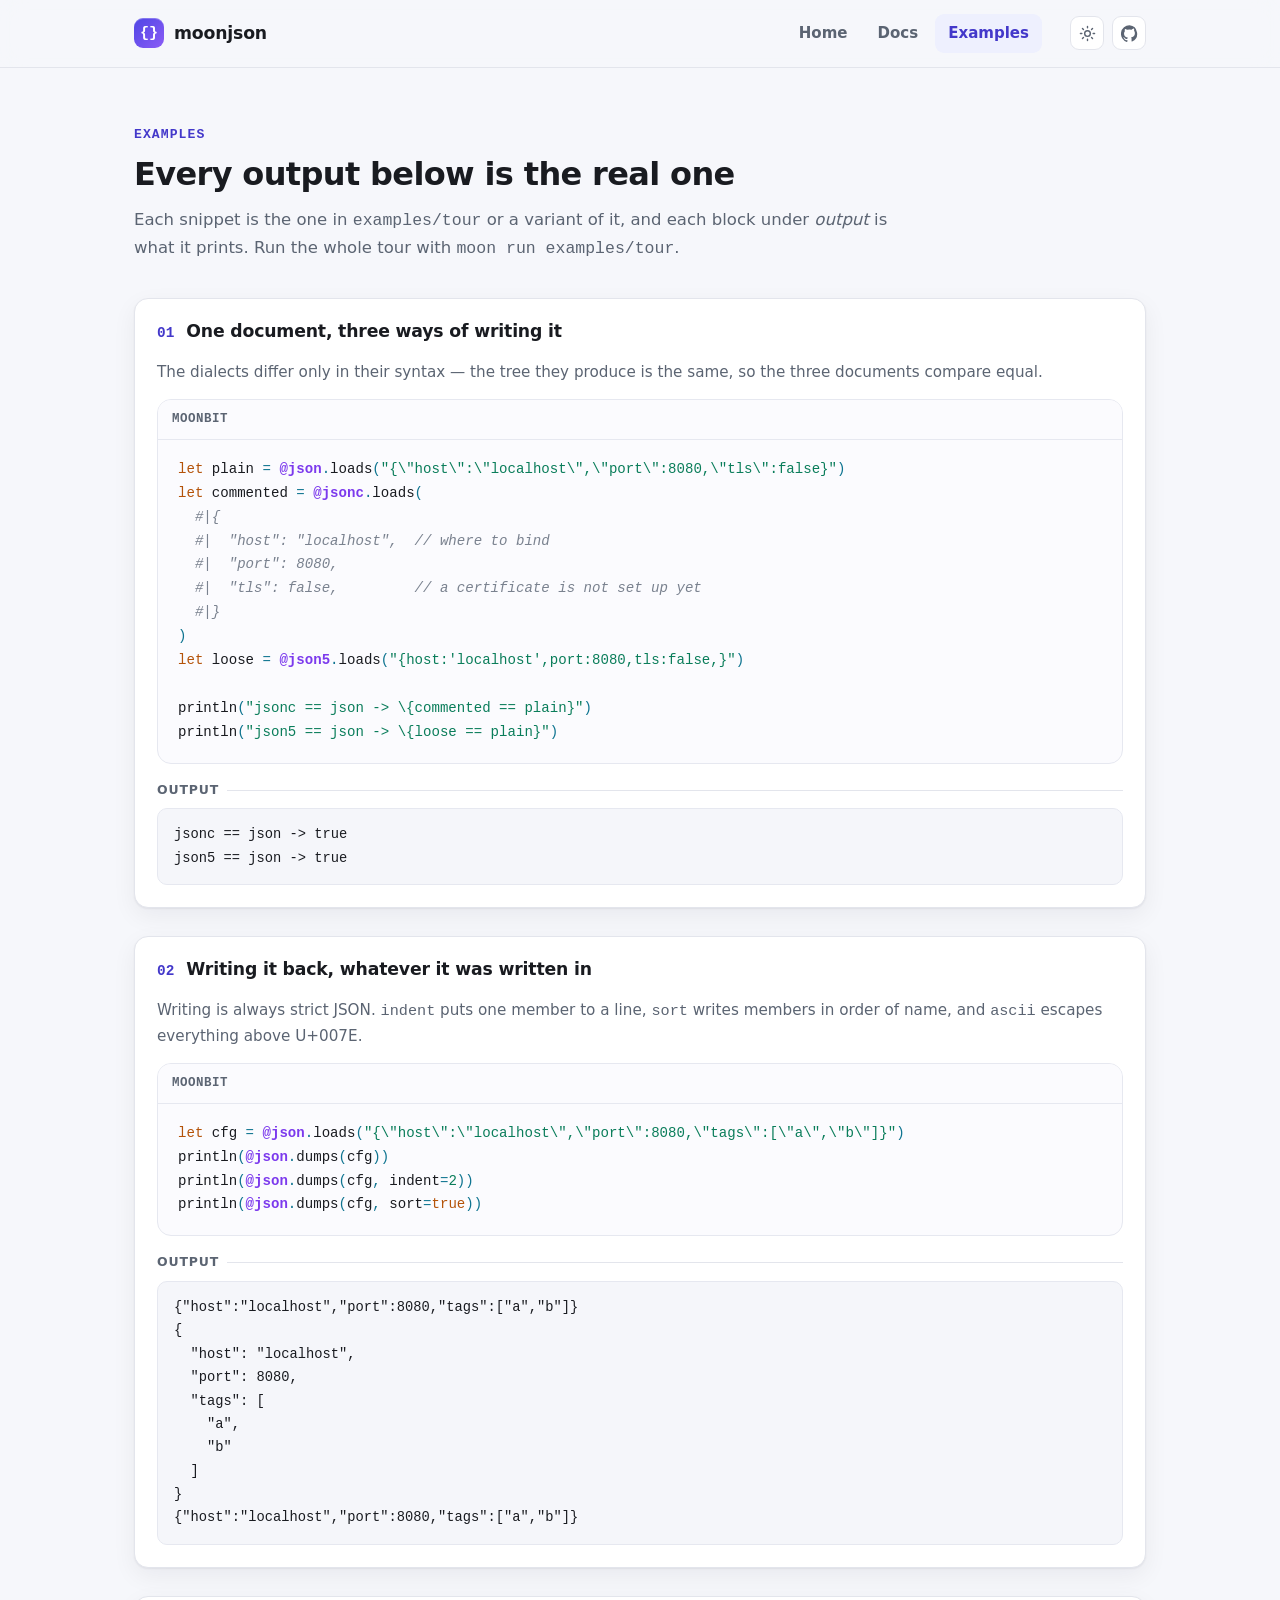
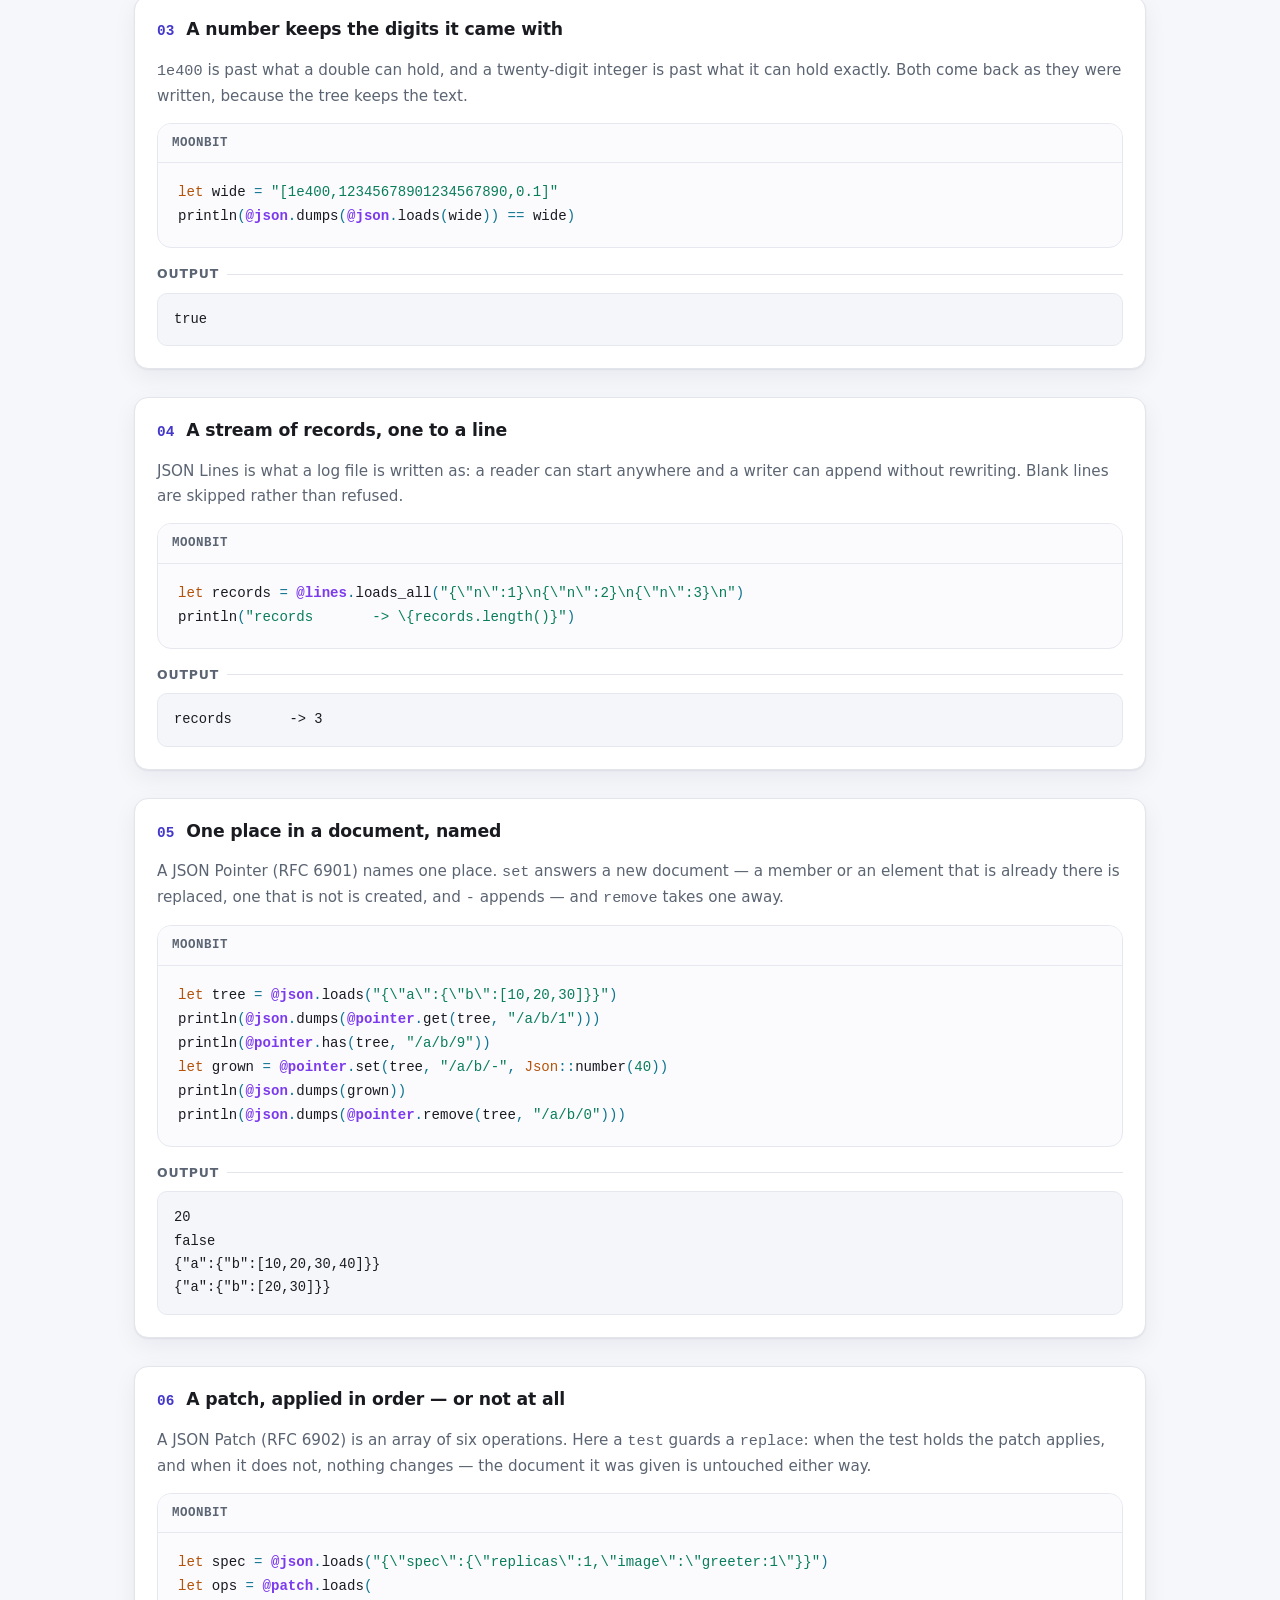
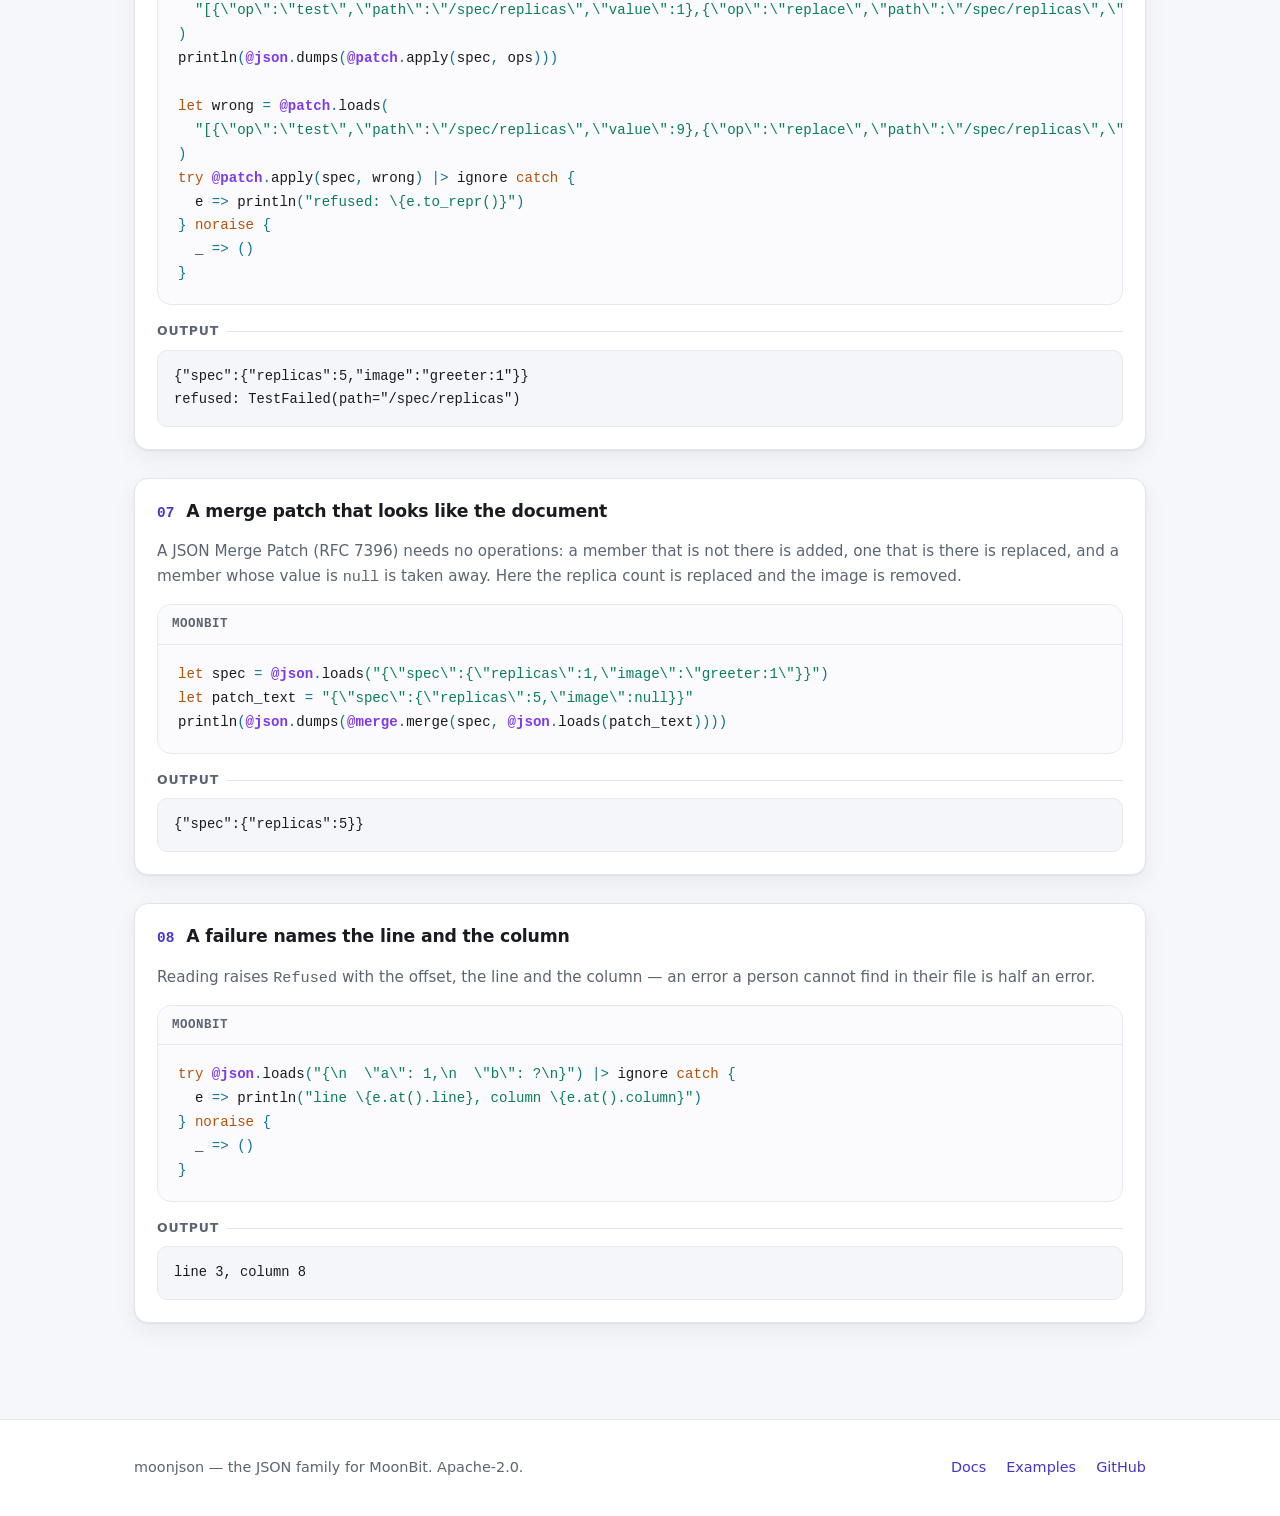
<file: site/examples.html>
<!DOCTYPE html>
<html lang="en-NZ">
  <head>
    <meta charset="utf-8" />
    <meta name="viewport" content="width=device-width, initial-scale=1" />
    <title>Examples — moonjson</title>
    <meta
      name="description"
      content="Worked examples of the moonjson family: reading three dialects, writing back, JSON Lines, JSON Pointer, JSON Patch and JSON Merge Patch — each with the output it really prints."
    />
    <link rel="stylesheet" href="assets/style.css" />
    <link
      rel="icon"
      href="data:image/svg+xml,%3Csvg xmlns='http://www.w3.org/2000/svg' viewBox='0 0 32 32'%3E%3Crect width='32' height='32' rx='8' fill='%234f46e5'/%3E%3Ctext x='16' y='22' font-family='monospace' font-size='16' font-weight='bold' fill='white' text-anchor='middle'%3E%7B%7D%3C/text%3E%3C/svg%3E"
    />
    <script>
      (function () {
        try {
          var t = localStorage.getItem("moonjson-theme");
        } catch (e) {
          t = null;
        }
        if (!t) {
          t = window.matchMedia && window.matchMedia("(prefers-color-scheme: dark)")
            .matches
            ? "dark"
            : "light";
        }
        document.documentElement.setAttribute("data-theme", t);
      })();
    </script>
  </head>
  <body>
    <header class="site-header">
      <div class="inner">
        <a class="wordmark" href="index.html">
          <span class="glyph">{}</span>
          <span>moonjson</span>
        </a>
        <nav class="site-nav" aria-label="Main">
          <a href="index.html">Home</a>
          <a href="docs.html">Docs</a>
          <a href="examples.html" aria-current="page">Examples</a>
        </nav>
        <div class="header-tools">
          <button class="icon-button" type="button" data-theme-toggle aria-label="Switch theme">
            <svg class="icon-sun" viewBox="0 0 24 24" fill="none" stroke="currentColor" stroke-width="2" stroke-linecap="round" aria-hidden="true">
              <circle cx="12" cy="12" r="4" />
              <path d="M12 2v2M12 20v2M4.9 4.9l1.4 1.4M17.7 17.7l1.4 1.4M2 12h2M20 12h2M4.9 19.1l1.4-1.4M17.7 6.3l1.4-1.4" />
            </svg>
            <svg class="icon-moon" viewBox="0 0 24 24" fill="none" stroke="currentColor" stroke-width="2" stroke-linecap="round" aria-hidden="true">
              <path d="M21 12.8A9 9 0 1 1 11.2 3a7 7 0 0 0 9.8 9.8z" />
            </svg>
          </button>
          <a class="icon-button" href="https://github.com/moonbitstack/moonjson" aria-label="GitHub repository">
            <svg viewBox="0 0 24 24" fill="currentColor" aria-hidden="true">
              <path d="M12 .5a12 12 0 0 0-3.8 23.4c.6.1.8-.3.8-.6v-2c-3.3.7-4-1.6-4-1.6-.6-1.4-1.4-1.8-1.4-1.8-1-.7.1-.7.1-.7 1.2.1 1.8 1.2 1.8 1.2 1 1.8 2.8 1.3 3.5 1 .1-.8.4-1.3.8-1.6-2.7-.3-5.5-1.3-5.5-6 0-1.2.5-2.3 1.2-3.1-.1-.3-.5-1.5.1-3.2 0 0 1-.3 3.3 1.2a11.5 11.5 0 0 1 6 0C17.3 4.7 18.3 5 18.3 5c.6 1.7.2 2.9.1 3.2.8.8 1.2 1.9 1.2 3.1 0 4.7-2.8 5.7-5.5 6 .4.4.8 1.1.8 2.2v3.3c0 .3.2.7.8.6A12 12 0 0 0 12 .5z" />
            </svg>
          </a>
        </div>
      </div>
    </header>

    <main class="wrap" style="padding-top: 56px">
      <div class="section-head">
        <div class="kicker">examples</div>
        <h2>Every output below is the real one</h2>
        <p>
          Each snippet is the one in <code>examples/tour</code> or a variant of
          it, and each block under <em>output</em> is what it prints. Run the
          whole tour with <code>moon run examples/tour</code>.
        </p>
      </div>

      <div class="example">
        <div class="head"><span class="n">01</span><h3>One document, three ways of writing it</h3></div>
        <div class="body">
          <p>
            The dialects differ only in their syntax — the tree they produce is
            the same, so the three documents compare equal.
          </p>
          <div class="code-card">
            <div class="bar"><span class="lang">moonbit</span><span class="spacer"></span></div>
            <pre data-lang="moonbit">let plain = @json.loads("{\"host\":\"localhost\",\"port\":8080,\"tls\":false}")
let commented = @jsonc.loads(
  #|{
  #|  "host": "localhost",  // where to bind
  #|  "port": 8080,
  #|  "tls": false,         // a certificate is not set up yet
  #|}
)
let loose = @json5.loads("{host:'localhost',port:8080,tls:false,}")

println("jsonc == json -&gt; \{commented == plain}")
println("json5 == json -&gt; \{loose == plain}")</pre>
          </div>
          <div class="output-label">output</div>
          <pre class="out">jsonc == json -&gt; true
json5 == json -&gt; true</pre>
        </div>
      </div>

      <div class="example">
        <div class="head"><span class="n">02</span><h3>Writing it back, whatever it was written in</h3></div>
        <div class="body">
          <p>
            Writing is always strict JSON. <code>indent</code> puts one member
            to a line, <code>sort</code> writes members in order of name, and
            <code>ascii</code> escapes everything above U+007E.
          </p>
          <div class="code-card">
            <div class="bar"><span class="lang">moonbit</span><span class="spacer"></span></div>
            <pre data-lang="moonbit">let cfg = @json.loads("{\"host\":\"localhost\",\"port\":8080,\"tags\":[\"a\",\"b\"]}")
println(@json.dumps(cfg))
println(@json.dumps(cfg, indent=2))
println(@json.dumps(cfg, sort=true))</pre>
          </div>
          <div class="output-label">output</div>
          <pre class="out">{"host":"localhost","port":8080,"tags":["a","b"]}
{
  "host": "localhost",
  "port": 8080,
  "tags": [
    "a",
    "b"
  ]
}
{"host":"localhost","port":8080,"tags":["a","b"]}</pre>
        </div>
      </div>

      <div class="example">
        <div class="head"><span class="n">03</span><h3>A number keeps the digits it came with</h3></div>
        <div class="body">
          <p>
            <code>1e400</code> is past what a double can hold, and a
            twenty-digit integer is past what it can hold exactly. Both come
            back as they were written, because the tree keeps the text.
          </p>
          <div class="code-card">
            <div class="bar"><span class="lang">moonbit</span><span class="spacer"></span></div>
            <pre data-lang="moonbit">let wide = "[1e400,12345678901234567890,0.1]"
println(@json.dumps(@json.loads(wide)) == wide)</pre>
          </div>
          <div class="output-label">output</div>
          <pre class="out">true</pre>
        </div>
      </div>

      <div class="example">
        <div class="head"><span class="n">04</span><h3>A stream of records, one to a line</h3></div>
        <div class="body">
          <p>
            JSON Lines is what a log file is written as: a reader can start
            anywhere and a writer can append without rewriting. Blank lines are
            skipped rather than refused.
          </p>
          <div class="code-card">
            <div class="bar"><span class="lang">moonbit</span><span class="spacer"></span></div>
            <pre data-lang="moonbit">let records = @lines.loads_all("{\"n\":1}\n{\"n\":2}\n{\"n\":3}\n")
println("records       -&gt; \{records.length()}")</pre>
          </div>
          <div class="output-label">output</div>
          <pre class="out">records       -&gt; 3</pre>
        </div>
      </div>

      <div class="example">
        <div class="head"><span class="n">05</span><h3>One place in a document, named</h3></div>
        <div class="body">
          <p>
            A JSON Pointer (RFC 6901) names one place. <code>set</code> answers
            a new document — a member or an element that is already there is
            replaced, one that is not is created, and <code>-</code> appends —
            and <code>remove</code> takes one away.
          </p>
          <div class="code-card">
            <div class="bar"><span class="lang">moonbit</span><span class="spacer"></span></div>
            <pre data-lang="moonbit">let tree = @json.loads("{\"a\":{\"b\":[10,20,30]}}")
println(@json.dumps(@pointer.get(tree, "/a/b/1")))
println(@pointer.has(tree, "/a/b/9"))
let grown = @pointer.set(tree, "/a/b/-", Json::number(40))
println(@json.dumps(grown))
println(@json.dumps(@pointer.remove(tree, "/a/b/0")))</pre>
          </div>
          <div class="output-label">output</div>
          <pre class="out">20
false
{"a":{"b":[10,20,30,40]}}
{"a":{"b":[20,30]}}</pre>
        </div>
      </div>

      <div class="example">
        <div class="head"><span class="n">06</span><h3>A patch, applied in order — or not at all</h3></div>
        <div class="body">
          <p>
            A JSON Patch (RFC 6902) is an array of six operations. Here a
            <code>test</code> guards a <code>replace</code>: when the test
            holds the patch applies, and when it does not, nothing changes —
            the document it was given is untouched either way.
          </p>
          <div class="code-card">
            <div class="bar"><span class="lang">moonbit</span><span class="spacer"></span></div>
            <pre data-lang="moonbit">let spec = @json.loads("{\"spec\":{\"replicas\":1,\"image\":\"greeter:1\"}}")
let ops = @patch.loads(
  "[{\"op\":\"test\",\"path\":\"/spec/replicas\",\"value\":1},{\"op\":\"replace\",\"path\":\"/spec/replicas\",\"value\":5}]"
)
println(@json.dumps(@patch.apply(spec, ops)))

let wrong = @patch.loads(
  "[{\"op\":\"test\",\"path\":\"/spec/replicas\",\"value\":9},{\"op\":\"replace\",\"path\":\"/spec/replicas\",\"value\":5}]"
)
try @patch.apply(spec, wrong) |> ignore catch {
  e => println("refused: \{e.to_repr()}")
} noraise {
  _ => ()
}</pre>
          </div>
          <div class="output-label">output</div>
          <pre class="out">{"spec":{"replicas":5,"image":"greeter:1"}}
refused: TestFailed(path="/spec/replicas")</pre>
        </div>
      </div>

      <div class="example">
        <div class="head"><span class="n">07</span><h3>A merge patch that looks like the document</h3></div>
        <div class="body">
          <p>
            A JSON Merge Patch (RFC 7396) needs no operations: a member that is
            not there is added, one that is there is replaced, and a member
            whose value is <code>null</code> is taken away. Here the replica
            count is replaced and the image is removed.
          </p>
          <div class="code-card">
            <div class="bar"><span class="lang">moonbit</span><span class="spacer"></span></div>
            <pre data-lang="moonbit">let spec = @json.loads("{\"spec\":{\"replicas\":1,\"image\":\"greeter:1\"}}")
let patch_text = "{\"spec\":{\"replicas\":5,\"image\":null}}"
println(@json.dumps(@merge.merge(spec, @json.loads(patch_text))))</pre>
          </div>
          <div class="output-label">output</div>
          <pre class="out">{"spec":{"replicas":5}}</pre>
        </div>
      </div>

      <div class="example">
        <div class="head"><span class="n">08</span><h3>A failure names the line and the column</h3></div>
        <div class="body">
          <p>
            Reading raises <code>Refused</code> with the offset, the line and
            the column — an error a person cannot find in their file is half an
            error.
          </p>
          <div class="code-card">
            <div class="bar"><span class="lang">moonbit</span><span class="spacer"></span></div>
            <pre data-lang="moonbit">try @json.loads("{\n  \"a\": 1,\n  \"b\": ?\n}") |> ignore catch {
  e => println("line \{e.at().line}, column \{e.at().column}")
} noraise {
  _ => ()
}</pre>
          </div>
          <div class="output-label">output</div>
          <pre class="out">line 3, column 8</pre>
        </div>
      </div>
    </main>

    <footer class="site-footer">
      <div class="inner">
        <span>moonjson — the JSON family for MoonBit. Apache-2.0.</span>
        <div class="links">
          <a href="docs.html">Docs</a>
          <a href="examples.html">Examples</a>
          <a href="https://github.com/moonbitstack/moonjson">GitHub</a>
        </div>
      </div>
    </footer>

    <script src="assets/app.js"></script>
  </body>
</html>
</file>
<file: docs/assets/style.css>
/* moonjson — the JSON family for MoonBit.
   A stylesheet with no dependencies: system fonts, CSS variables, and a
   theme that follows the system until a reader says otherwise. */

:root {
  --font-sans: ui-sans-serif, system-ui, -apple-system, "Segoe UI", Roboto,
    "Helvetica Neue", Arial, sans-serif;
  --font-mono: ui-monospace, "Cascadia Code", "JetBrains Mono", "SF Mono", Menlo,
    Consolas, "Liberation Mono", monospace;

  --bg: #f6f7fb;
  --surface: #ffffff;
  --surface-2: #fbfbfe;
  --text: #191b20;
  --muted: #5b6472;
  --border: #e3e5ec;
  --border-strong: #d3d6e0;
  --accent: #4f46e5;
  --accent-hover: #4338ca;
  --accent-soft: #eef0fe;
  --accent-text: #4338ca;
  --code-bg: #f5f6fa;
  --code-border: #e6e8f0;
  --shadow: 0 1px 2px rgb(20 22 30 / 6%), 0 8px 24px rgb(20 22 30 / 6%);
  --shadow-lg: 0 2px 4px rgb(20 22 30 / 5%), 0 16px 48px rgb(20 22 30 / 10%);

  --syn-comment: #7a828f;
  --syn-string: #0a7d5a;
  --syn-number: #b45309;
  --syn-keyword: #7c3aed;
  --syn-literal: #be185d;
  --syn-punct: #8a919e;
  --syn-attr: #0e7490;

  --danger: #b42318;
  --danger-soft: #fdf2f1;

  --radius: 14px;
  --max: 1060px;

  color-scheme: light;
}

[data-theme="dark"] {
  --bg: #0e1014;
  --surface: #16191f;
  --surface-2: #1b1f27;
  --text: #e8eaef;
  --muted: #99a2b1;
  --border: #262b35;
  --border-strong: #333a46;
  --accent: #8b8cf9;
  --accent-hover: #a5a6fb;
  --accent-soft: #1d2033;
  --accent-text: #b4b6fd;
  --code-bg: #12151c;
  --code-border: #232935;
  --shadow: 0 1px 2px rgb(0 0 0 / 40%), 0 8px 24px rgb(0 0 0 / 30%);
  --shadow-lg: 0 2px 4px rgb(0 0 0 / 40%), 0 16px 48px rgb(0 0 0 / 45%);

  --danger: #f2a396;
  --danger-soft: #2a1b1a;

  --syn-comment: #6f7887;
  --syn-string: #6ee7b7;
  --syn-number: #fbbf24;
  --syn-keyword: #c4b5fd;
  --syn-literal: #f9a8d4;
  --syn-punct: #7d8595;
  --syn-attr: #67e8f9;

  color-scheme: dark;
}

* {
  box-sizing: border-box;
}

html {
  scroll-behavior: smooth;
}

body {
  margin: 0;
  font-family: var(--font-sans);
  font-size: 16.5px;
  line-height: 1.65;
  color: var(--text);
  background: var(--bg);
  -webkit-font-smoothing: antialiased;
}

a {
  color: var(--accent-text);
  text-decoration: none;
}

a:hover {
  text-decoration: underline;
}

code,
pre,
.mono {
  font-family: var(--font-mono);
}

/* ---------- header ---------- */

.site-header {
  position: sticky;
  top: 0;
  z-index: 50;
  background: color-mix(in srgb, var(--bg) 82%, transparent);
  backdrop-filter: blur(12px);
  border-bottom: 1px solid var(--border);
}

.site-header .inner {
  max-width: var(--max);
  margin: 0 auto;
  padding: 14px 24px;
  display: flex;
  align-items: center;
  gap: 28px;
}

.wordmark {
  display: flex;
  align-items: center;
  gap: 10px;
  font-weight: 700;
  font-size: 1.08rem;
  letter-spacing: -0.01em;
  color: var(--text);
  white-space: nowrap;
}

.wordmark:hover {
  text-decoration: none;
}

.wordmark .glyph {
  display: grid;
  place-items: center;
  width: 30px;
  height: 30px;
  border-radius: 9px;
  background: linear-gradient(135deg, var(--accent), #8b5cf6);
  color: #fff;
  font-family: var(--font-mono);
  font-size: 0.95rem;
  font-weight: 700;
  box-shadow: inset 0 1px 0 rgb(255 255 255 / 25%);
}

.wordmark .dim {
  color: var(--muted);
  font-weight: 500;
}

.site-nav {
  display: flex;
  gap: 4px;
  margin-left: auto;
}

.site-nav a {
  padding: 7px 13px;
  border-radius: 9px;
  color: var(--muted);
  font-size: 0.94rem;
  font-weight: 550;
}

.site-nav a:hover {
  color: var(--text);
  background: var(--accent-soft);
  text-decoration: none;
}

.site-nav a[aria-current="page"] {
  color: var(--accent-text);
  background: var(--accent-soft);
}

.header-tools {
  display: flex;
  align-items: center;
  gap: 8px;
}

.icon-button {
  display: grid;
  place-items: center;
  width: 34px;
  height: 34px;
  border: 1px solid var(--border);
  border-radius: 9px;
  background: var(--surface);
  color: var(--muted);
  cursor: pointer;
}

.icon-button:hover {
  color: var(--text);
  border-color: var(--border-strong);
}

.icon-button svg {
  width: 17px;
  height: 17px;
}

[data-theme="dark"] .icon-sun,
.icon-moon {
  display: none;
}

[data-theme="dark"] .icon-moon {
  display: block;
}

/* ---------- hero ---------- */

.hero {
  position: relative;
  overflow: hidden;
  border-bottom: 1px solid var(--border);
  background:
    radial-gradient(60rem 30rem at 85% -10%, var(--accent-soft), transparent 60%),
    radial-gradient(40rem 24rem at -5% 0%, var(--accent-soft), transparent 55%),
    var(--bg);
}

.hero .inner {
  position: relative;
  max-width: var(--max);
  margin: 0 auto;
  padding: 84px 24px 72px;
}

.hero-grid {
  display: grid;
  grid-template-columns: minmax(0, 1.05fr) minmax(0, 0.95fr);
  gap: 48px;
  align-items: center;
}

.hero-grid .code-card {
  box-shadow: var(--shadow-lg);
}

@media (max-width: 900px) {
  .hero-grid {
    grid-template-columns: 1fr;
    gap: 32px;
  }
}

.hero .eyebrow {
  display: inline-flex;
  align-items: center;
  gap: 8px;
  padding: 5px 12px 5px 8px;
  border: 1px solid var(--border);
  border-radius: 999px;
  background: var(--surface);
  color: var(--muted);
  font-size: 0.84rem;
  font-weight: 550;
  margin-bottom: 22px;
}

.hero .eyebrow .dot {
  width: 7px;
  height: 7px;
  border-radius: 50%;
  background: #22c55e;
}

.hero h1 {
  margin: 0 0 18px;
  font-size: clamp(2.2rem, 5.2vw, 3.5rem);
  line-height: 1.08;
  letter-spacing: -0.03em;
  font-weight: 750;
  max-width: 16em;
}

.hero h1 .accent {
  background: linear-gradient(120deg, var(--accent), #a855f7 70%);
  -webkit-background-clip: text;
  background-clip: text;
  color: transparent;
}

.hero .lede {
  margin: 0 0 30px;
  max-width: 44em;
  font-size: clamp(1.02rem, 1.6vw, 1.18rem);
  color: var(--muted);
}

.hero .lede strong {
  color: var(--text);
  font-weight: 600;
}

.hero-actions {
  display: flex;
  flex-wrap: wrap;
  gap: 12px;
  align-items: center;
}

.btn {
  display: inline-flex;
  align-items: center;
  gap: 8px;
  padding: 10px 18px;
  border-radius: 10px;
  font-size: 0.95rem;
  font-weight: 600;
  border: 1px solid transparent;
  cursor: pointer;
  white-space: nowrap;
}

.btn-primary {
  background: var(--accent);
  color: #fff;
}

.btn-primary:hover {
  background: var(--accent-hover);
  text-decoration: none;
}

.btn-ghost {
  background: var(--surface);
  border-color: var(--border);
  color: var(--text);
}

.btn-ghost:hover {
  border-color: var(--border-strong);
  text-decoration: none;
}

.btn svg {
  width: 16px;
  height: 16px;
}

.install {
  display: inline-flex;
  align-items: center;
  gap: 10px;
  padding: 10px 12px 10px 16px;
  border: 1px solid var(--border);
  border-radius: 10px;
  background: var(--surface);
  font-family: var(--font-mono);
  font-size: 0.9rem;
  box-shadow: var(--shadow);
}

.install .prompt {
  color: var(--syn-punct);
  user-select: none;
}

.install button {
  border: none;
  background: var(--accent-soft);
  color: var(--accent-text);
  font: inherit;
  font-size: 0.78rem;
  font-weight: 650;
  padding: 5px 10px;
  border-radius: 7px;
  cursor: pointer;
}

.install button:hover {
  filter: brightness(0.96);
}

/* ---------- layout ---------- */

.wrap {
  max-width: var(--max);
  margin: 0 auto;
  padding: 0 24px;
}

section {
  padding: 72px 0 8px;
}

section + section {
  border-top: 1px solid var(--border);
  margin-top: 64px;
  padding-top: 64px;
}

.section-head {
  max-width: 46em;
  margin-bottom: 36px;
}

.section-head .kicker {
  font-family: var(--font-mono);
  font-size: 0.82rem;
  font-weight: 600;
  letter-spacing: 0.08em;
  text-transform: uppercase;
  color: var(--accent-text);
  margin-bottom: 10px;
}

.section-head h2 {
  margin: 0 0 12px;
  font-size: clamp(1.5rem, 2.6vw, 2rem);
  letter-spacing: -0.02em;
  line-height: 1.2;
}

.section-head p {
  margin: 0;
  color: var(--muted);
}

/* ---------- verb table ---------- */

.table-card {
  border: 1px solid var(--border);
  border-radius: var(--radius);
  background: var(--surface);
  box-shadow: var(--shadow);
  overflow: hidden;
}

table {
  width: 100%;
  border-collapse: collapse;
  font-size: 0.96rem;
}

th,
td {
  padding: 13px 18px;
  text-align: left;
  border-bottom: 1px solid var(--border);
}

thead th {
  font-size: 0.8rem;
  letter-spacing: 0.06em;
  text-transform: uppercase;
  color: var(--muted);
  background: var(--surface-2);
  font-weight: 650;
}

tbody tr:last-child td {
  border-bottom: none;
}

td code,
th code {
  font-size: 0.92em;
}

:where(td, th) code {
  background: var(--accent-soft);
  color: var(--accent-text);
  padding: 2px 7px;
  border-radius: 6px;
  font-weight: 550;
}

:where(td, th) .plain {
  background: none;
  color: inherit;
  padding: 0;
}

/* ---------- package grid ---------- */

.grid {
  display: grid;
  grid-template-columns: repeat(auto-fill, minmax(240px, 1fr));
  gap: 16px;
}

.pkg {
  display: block;
  padding: 20px;
  border: 1px solid var(--border);
  border-radius: var(--radius);
  background: var(--surface);
  box-shadow: var(--shadow);
  color: var(--text);
  transition: transform 0.15s ease, border-color 0.15s ease;
}

.pkg:hover {
  transform: translateY(-2px);
  border-color: var(--accent);
  text-decoration: none;
}

.pkg .name {
  display: flex;
  align-items: baseline;
  gap: 8px;
  font-family: var(--font-mono);
  font-weight: 700;
  font-size: 1.02rem;
  color: var(--accent-text);
}

.pkg .spec {
  font-size: 0.78rem;
  color: var(--muted);
  font-family: var(--font-sans);
  font-weight: 550;
}

.pkg p {
  margin: 8px 0 0;
  font-size: 0.92rem;
  color: var(--muted);
}

/* ---------- principles ---------- */

.principles {
  display: grid;
  grid-template-columns: repeat(auto-fit, minmax(260px, 1fr));
  gap: 16px;
}

.principle {
  padding: 24px;
  border: 1px solid var(--border);
  border-radius: var(--radius);
  background: var(--surface);
  box-shadow: var(--shadow);
}

.principle .num {
  font-family: var(--font-mono);
  font-size: 0.8rem;
  color: var(--accent-text);
  font-weight: 700;
  margin-bottom: 10px;
}

.principle h3 {
  margin: 0 0 8px;
  font-size: 1.05rem;
  letter-spacing: -0.01em;
}

.principle p {
  margin: 0;
  font-size: 0.93rem;
  color: var(--muted);
}

/* ---------- code cards ---------- */

.code-card {
  border: 1px solid var(--code-border);
  border-radius: var(--radius);
  background: var(--code-bg);
  overflow: hidden;
  box-shadow: var(--shadow);
}

.code-card .bar {
  display: flex;
  align-items: center;
  gap: 8px;
  padding: 9px 14px;
  border-bottom: 1px solid var(--code-border);
  background: var(--surface-2);
  font-size: 0.78rem;
  color: var(--muted);
  font-family: var(--font-mono);
}

.code-card .bar .lang {
  font-weight: 650;
  letter-spacing: 0.04em;
  text-transform: uppercase;
}

.code-card .bar .spacer {
  margin-left: auto;
}

.code-card pre {
  margin: 0;
  padding: 18px 20px;
  overflow-x: auto;
  font-size: 0.88rem;
  line-height: 1.7;
  tab-size: 2;
}

.copy {
  border: none;
  background: none;
  color: var(--muted);
  font: inherit;
  font-size: 0.74rem;
  font-weight: 650;
  letter-spacing: 0.04em;
  text-transform: uppercase;
  cursor: pointer;
  padding: 2px 6px;
  border-radius: 6px;
}

.copy:hover {
  color: var(--accent-text);
  background: var(--accent-soft);
}

/* ---------- terminal ---------- */

.terminal {
  border: 1px solid var(--code-border);
  border-radius: var(--radius);
  background: var(--code-bg);
  overflow: hidden;
  box-shadow: var(--shadow-lg);
}

.terminal .bar {
  display: flex;
  align-items: center;
  gap: 7px;
  padding: 11px 15px;
  border-bottom: 1px solid var(--code-border);
  background: var(--surface-2);
}

.terminal .bar i {
  width: 11px;
  height: 11px;
  border-radius: 50%;
  background: var(--border-strong);
}

.terminal .bar i:first-child {
  background: #f87171;
}

.terminal .bar i:nth-child(2) {
  background: #fbbf24;
}

.terminal .bar i:nth-child(3) {
  background: #34d399;
}

.terminal .bar .title {
  margin-left: 8px;
  font-family: var(--font-mono);
  font-size: 0.78rem;
  color: var(--muted);
}

.terminal pre {
  margin: 0;
  padding: 18px 20px;
  font-size: 0.86rem;
  line-height: 1.75;
  overflow-x: auto;
}

.terminal .out {
  color: var(--syn-string);
}

.terminal .cmd {
  color: var(--syn-keyword);
}

/* ---------- examples ---------- */

.example {
  border: 1px solid var(--border);
  border-radius: var(--radius);
  background: var(--surface);
  box-shadow: var(--shadow);
  overflow: hidden;
  margin-bottom: 28px;
}

.example .head {
  display: flex;
  align-items: baseline;
  gap: 12px;
  padding: 18px 22px 0;
}

.example .head .n {
  font-family: var(--font-mono);
  color: var(--accent-text);
  font-weight: 700;
  font-size: 0.9rem;
}

.example .head h3 {
  margin: 0;
  font-size: 1.08rem;
  letter-spacing: -0.01em;
}

.example .body {
  padding: 14px 22px 22px;
}

.example .body > p {
  margin: 0 0 14px;
  color: var(--muted);
  font-size: 0.95rem;
}

.example .code-card {
  box-shadow: none;
  background: var(--surface-2);
}

.example .output-label {
  display: flex;
  align-items: center;
  gap: 8px;
  margin: 16px 0 8px;
  font-size: 0.78rem;
  font-weight: 700;
  letter-spacing: 0.07em;
  text-transform: uppercase;
  color: var(--muted);
}

.example .output-label::after {
  content: "";
  flex: 1;
  height: 1px;
  background: var(--border);
}

.example pre.out {
  margin: 0;
  padding: 14px 16px;
  border: 1px solid var(--code-border);
  border-radius: 10px;
  background: var(--code-bg);
  font-size: 0.86rem;
  line-height: 1.7;
  overflow-x: auto;
}

/* ---------- prose ---------- */

.prose {
  max-width: 46em;
}

.prose h3 {
  margin: 40px 0 12px;
  font-size: 1.2rem;
  letter-spacing: -0.01em;
}

.prose h3:first-child {
  margin-top: 0;
}

.prose p {
  margin: 0 0 16px;
  color: var(--muted);
}

.prose p code,
.prose li code {
  background: var(--accent-soft);
  color: var(--accent-text);
  padding: 2px 6px;
  border-radius: 6px;
  font-size: 0.9em;
}

.prose ul {
  margin: 0 0 16px;
  padding-left: 22px;
  color: var(--muted);
}

.prose li {
  margin-bottom: 6px;
}

.prose .code-card,
.prose .table-card {
  margin: 20px 0 24px;
}

.note {
  border-left: 3px solid var(--accent);
  background: var(--accent-soft);
  border-radius: 0 10px 10px 0;
  padding: 14px 18px;
  margin: 20px 0;
  color: var(--text);
  font-size: 0.95rem;
}

.note .label {
  display: block;
  font-size: 0.76rem;
  font-weight: 700;
  letter-spacing: 0.07em;
  text-transform: uppercase;
  color: var(--accent-text);
  margin-bottom: 4px;
}

/* ---------- docs layout ---------- */

.docs-layout {
  display: grid;
  grid-template-columns: 210px minmax(0, 1fr);
  gap: 48px;
  align-items: start;
}

.docs-toc {
  position: sticky;
  top: 84px;
  font-size: 0.9rem;
}

.docs-toc .title {
  font-size: 0.76rem;
  font-weight: 700;
  letter-spacing: 0.08em;
  text-transform: uppercase;
  color: var(--muted);
  margin-bottom: 10px;
}

.docs-toc a {
  display: block;
  padding: 6px 10px;
  border-radius: 8px;
  color: var(--muted);
  border-left: 2px solid transparent;
}

.docs-toc a:hover,
.docs-toc a.active {
  color: var(--accent-text);
  background: var(--accent-soft);
  text-decoration: none;
}

.docs-body section {
  padding: 0;
  margin: 0 0 56px;
  border: none;
}

.docs-body section + section {
  border: none;
  margin: 0 0 56px;
  padding: 0;
}

@media (max-width: 860px) {
  .docs-layout {
    grid-template-columns: minmax(0, 1fr);
    gap: 24px;
  }

  .docs-toc {
    position: static;
    display: flex;
    flex-wrap: wrap;
    gap: 4px;
  }

  .docs-toc .title {
    display: none;
  }
}

/* ---------- footer ---------- */

.site-footer {
  margin-top: 96px;
  border-top: 1px solid var(--border);
  background: var(--surface);
}

.site-footer .inner {
  max-width: var(--max);
  margin: 0 auto;
  padding: 36px 24px;
  display: flex;
  flex-wrap: wrap;
  gap: 20px;
  align-items: center;
  justify-content: space-between;
  color: var(--muted);
  font-size: 0.9rem;
}

.site-footer .links {
  display: flex;
  gap: 20px;
}

/* ---------- syntax ---------- */

.tok-comment {
  color: var(--syn-comment);
  font-style: italic;
}

.tok-string {
  color: var(--syn-string);
}

.tok-number {
  color: var(--syn-number);
}

.tok-keyword {
  color: var(--syn-keyword);
  font-weight: 600;
}

.tok-literal {
  color: var(--syn-literal);
}

.tok-attr {
  color: var(--syn-attr);
}

.tok-punct {
  color: var(--syn-punct);
}

/* ---------- responsive ---------- */

@media (max-width: 640px) {
  body {
    font-size: 15.5px;
  }

  .site-header .inner {
    padding: 12px 16px;
    gap: 12px;
  }

  .site-nav {
    order: 3;
    width: 100%;
    margin-left: 0;
    overflow-x: auto;
  }

  .hero .inner,
  .wrap {
    padding-left: 16px;
    padding-right: 16px;
  }

  .hero .inner {
    padding-top: 56px;
    padding-bottom: 48px;
  }

  th,
  td {
    padding: 10px 12px;
  }
}

/* API reference. One card per item, the declaration in monospace above the
   sentence the source wrote about it; members of a type sit under it, quieter,
   because a field is read after the type it belongs to. */
.api-body {
  display: grid;
  grid-template-columns: minmax(0, 1fr);
  gap: 14px;
}

.api-item {
  min-width: 0;
  background: var(--surface);
  border: 1px solid var(--border);
  border-radius: 12px;
  padding: 16px 18px;
  box-shadow: var(--shadow);
}

.api-item h3 {
  margin: 0 0 10px;
  font-family: var(--font-mono);
  font-size: 0.95rem;
  font-weight: 600;
  letter-spacing: -0.01em;
}

.api-signature {
  display: block;
  max-width: 100%;
  margin: 0;
  padding: 8px 10px;
  background: var(--code-bg);
  border: 1px solid var(--code-border);
  border-radius: 8px;
  font-family: var(--font-mono);
  font-size: 0.84rem;
  line-height: 1.55;
  white-space: pre;
  overflow-x: auto;
  color: var(--text);
}

.api-item p {
  margin: 10px 0 0;
}

.api-item p code {
  font-size: 0.88em;
}

.api-members {
  margin-top: 14px;
  padding-top: 12px;
  border-top: 1px dashed var(--border);
}

.api-label {
  margin-bottom: 8px;
  font-size: 0.7rem;
  letter-spacing: 0.09em;
  text-transform: uppercase;
  color: var(--muted);
}

.api-members ul {
  display: grid;
  gap: 10px;
  margin: 0;
  padding: 0;
  list-style: none;
}

.api-members li {
  display: grid;
  grid-template-columns: minmax(0, 1fr);
  gap: 2px;
  padding-left: 12px;
  border-left: 2px solid var(--accent-soft);
}

.api-members .api-member .api-signature {
  padding: 0;
  background: none;
  border: 0;
  color: var(--accent-text);
  font-size: 0.8rem;
}

.api-members p {
  margin: 0;
  font-size: 0.92rem;
  color: var(--muted);
}

/* ---------- scrollbars ---------- */

/* WebKit engines (Chrome, Safari, Edge) read these. */
::-webkit-scrollbar {
  width: 10px;
  height: 10px;
}
::-webkit-scrollbar-track {
  background: transparent;
}
::-webkit-scrollbar-thumb {
  background: var(--border-strong);
  border: 2px solid transparent;
  background-clip: padding-box;
  border-radius: 999px;
}
::-webkit-scrollbar-thumb:hover {
  background: var(--muted);
  border: 2px solid transparent;
  background-clip: padding-box;
}

/* Firefox reads the standard properties. Chrome ignores ::-webkit-scrollbar
   when scrollbar-color is set, so this is scoped to engines that do not have
   ::-webkit-scrollbar at all. */
@supports not selector(::-webkit-scrollbar) {
  html {
    scrollbar-width: thin;
    scrollbar-color: var(--border-strong) transparent;
  }
}

/* Code is read to be typed: no ligatures that turn >= into ≥ or => into ⇒. */
html,
button,
input,
textarea,
select {
  font-variant-ligatures: no-contextual;
}

/* ---------- showcase ---------- */

.tabs {
  display: flex;
  flex-wrap: wrap;
  gap: 8px;
  margin: 0 0 14px;
}
.tabs button {
  font: inherit;
  font-size: 0.82rem;
  font-weight: 600;
  padding: 6px 12px;
  border: 1px solid var(--border);
  border-radius: 999px;
  background: var(--surface);
  color: var(--muted);
  cursor: pointer;
}
.tabs button:hover {
  border-color: var(--border-strong);
  color: var(--text);
}
.tabs button[aria-selected="true"] {
  background: var(--accent-soft);
  border-color: color-mix(in srgb, var(--accent) 32%, var(--border));
  color: var(--accent-text);
}
.controls {
  display: flex;
  flex-wrap: wrap;
  gap: 16px;
  align-items: center;
  margin: 0 0 14px;
}
.controls label {
  display: inline-flex;
  align-items: center;
  gap: 6px;
  font-size: 0.86rem;
  color: var(--muted);
}
.controls select {
  font: inherit;
  font-size: 0.9rem;
  padding: 6px 10px;
  border: 1px solid var(--border-strong);
  border-radius: 8px;
  background: var(--surface);
  color: var(--text);
  cursor: pointer;
}
.controls input[type="checkbox"] {
  width: 16px;
  height: 16px;
  accent-color: var(--accent);
  cursor: pointer;
}
.demo-grid {
  display: grid;
  grid-template-columns: minmax(0, 1fr) minmax(0, 1fr);
  gap: 16px;
}
.demo-grid textarea {
  width: 100%;
  min-height: 230px;
  margin: 0;
  padding: 14px 16px;
  border: 1px solid var(--code-border);
  border-radius: var(--radius);
  background: var(--code-bg);
  color: var(--text);
  font-family: var(--font-mono);
  font-size: 0.86rem;
  line-height: 1.65;
  tab-size: 2;
  resize: vertical;
}
.demo-grid .code-card pre {
  min-height: 230px;
  max-height: 420px;
  overflow: auto;
}
@media (width <= 760px) {
  .demo-grid {
    grid-template-columns: minmax(0, 1fr);
  }
}

.doc-input {
  display: block;
  width: 100%;
  min-height: 240px;
  margin: 0 0 28px;
  padding: 18px 20px;
  border: 1px solid var(--code-border);
  border-radius: var(--radius);
  background: var(--code-bg);
  color: var(--text);
  font-family: var(--font-mono);
  font-size: 0.98rem;
  line-height: 1.7;
  tab-size: 2;
  resize: vertical;
}
.doc-input:focus {
  border-color: var(--accent);
  outline: 2px solid color-mix(in srgb, var(--accent) 40%, transparent);
  outline-offset: 2px;
}

/* ---------- dropdown ---------- */

/* A native <select> is drawn by the operating system: its popup ignores the
   page's colours, so it looks pasted on. This is the same control with our own
   surface, border and shadow, and it keeps the roles a screen reader needs. */

.field {
  display: inline-flex;
  align-items: center;
  gap: 8px;
}

.field-label {
  font-size: 0.86rem;
  color: var(--muted);
}

.dropdown {
  position: relative;
  display: inline-block;
}

.dropdown-trigger {
  display: inline-flex;
  align-items: center;
  gap: 10px;
  min-width: 84px;
  padding: 6px 10px 6px 12px;
  border: 1px solid var(--border-strong);
  border-radius: 10px;
  background: var(--surface);
  color: var(--text);
  font: inherit;
  font-size: 0.86rem;
  font-variant-numeric: tabular-nums;
  cursor: pointer;
}

.dropdown-trigger:hover {
  border-color: color-mix(in srgb, var(--accent) 45%, var(--border-strong));
}

.dropdown-trigger:focus-visible {
  outline: 2px solid var(--accent);
  outline-offset: 2px;
}

.dropdown-trigger .chevron {
  margin-left: auto;
  opacity: 0.55;
  transition: transform 0.15s ease;
}

.dropdown[data-open="true"] .chevron {
  transform: rotate(180deg);
}

.dropdown-menu {
  position: absolute;
  z-index: 30;
  top: calc(100% + 6px);
  left: 0;
  min-width: 100%;
  margin: 0;
  padding: 5px;
  list-style: none;
  border: 1px solid var(--border-strong);
  border-radius: 12px;
  background: var(--surface);
  box-shadow:
    0 18px 40px -18px rgb(2 6 23 / 55%),
    0 2px 6px rgb(2 6 23 / 16%);
}

.dropdown-menu[hidden] {
  display: none;
}

.dropdown-menu li {
  display: flex;
  align-items: center;
  justify-content: space-between;
  gap: 16px;
  padding: 7px 10px;
  border-radius: 8px;
  color: var(--text);
  font-size: 0.86rem;
  font-variant-numeric: tabular-nums;
  cursor: pointer;
}

.dropdown-menu li:hover,
.dropdown-menu li.is-active {
  background: var(--accent-soft);
}

.dropdown-menu li[aria-selected="true"] {
  color: var(--accent-text);
  font-weight: 600;
}

.dropdown-menu li .tick {
  opacity: 0;
}

.dropdown-menu li[aria-selected="true"] .tick {
  opacity: 1;
}

@media (prefers-reduced-motion: reduce) {
  .dropdown-trigger .chevron {
    transition: none;
  }
}

/* While "tabs" is checked the count has no effect; say so quietly. */
.field[data-muted="true"] {
  opacity: 0.45;
}

.dropdown[data-open="true"] .dropdown-trigger {
  border-color: var(--accent);
}

/* ---------- the document's reader ---------- */

.doc-tools {
  display: flex;
  flex-wrap: wrap;
  align-items: center;
  gap: 10px;
  margin: -10px 0 26px;
  font-size: 0.86rem;
  color: var(--muted);
}

.reader-hint {
  font-size: 0.82rem;
  color: var(--muted);
}

/* ---------- a refused document ---------- */

/* The sentence comes from Refused::message: it already names the line and the
   column, so the box only has to colour it. */
pre.is-refused {
  color: var(--danger);
}

.code-card.is-refused {
  border-color: color-mix(in srgb, var(--danger) 45%, var(--code-border));
  background: var(--danger-soft);
}

.code-card.is-refused .bar {
  color: var(--danger);
}

/* The page scroll bar shows while the page moves or under the pointer and
   hides a moment after; it keeps its place, so nothing shifts. */
@supports selector(::-webkit-scrollbar) {
  html:not(.scrolling)::-webkit-scrollbar-thumb { background: transparent; border-color: transparent; box-shadow: none; }
}
@supports not selector(::-webkit-scrollbar) {
  html:not(.scrolling) { scrollbar-color: transparent transparent; }
}
</file>
<file: site/assets/style.css>
/* moonjson — the JSON family for MoonBit.
   A stylesheet with no dependencies: system fonts, CSS variables, and a
   theme that follows the system until a reader says otherwise. */

:root {
  --font-sans: ui-sans-serif, system-ui, -apple-system, "Segoe UI", Roboto,
    "Helvetica Neue", Arial, sans-serif;
  --font-mono: ui-monospace, "Cascadia Code", "JetBrains Mono", "SF Mono", Menlo,
    Consolas, "Liberation Mono", monospace;

  --bg: #f6f7fb;
  --surface: #ffffff;
  --surface-2: #fbfbfe;
  --text: #191b20;
  --muted: #5b6472;
  --border: #e3e5ec;
  --border-strong: #d3d6e0;
  --accent: #4f46e5;
  --accent-hover: #4338ca;
  --accent-soft: #eef0fe;
  --accent-text: #4338ca;
  --code-bg: #f5f6fa;
  --code-border: #e6e8f0;
  --shadow: 0 1px 2px rgb(20 22 30 / 6%), 0 8px 24px rgb(20 22 30 / 6%);
  --shadow-lg: 0 2px 4px rgb(20 22 30 / 5%), 0 16px 48px rgb(20 22 30 / 10%);

  --syn-comment: #7a828f;
  --syn-string: #0a7d5a;
  --syn-number: #b45309;
  --syn-keyword: #7c3aed;
  --syn-literal: #be185d;
  --syn-punct: #8a919e;
  --syn-attr: #0e7490;

  --radius: 14px;
  --max: 1060px;
}

[data-theme="dark"] {
  --bg: #0e1014;
  --surface: #16191f;
  --surface-2: #1b1f27;
  --text: #e8eaef;
  --muted: #99a2b1;
  --border: #262b35;
  --border-strong: #333a46;
  --accent: #8b8cf9;
  --accent-hover: #a5a6fb;
  --accent-soft: #1d2033;
  --accent-text: #b4b6fd;
  --code-bg: #12151c;
  --code-border: #232935;
  --shadow: 0 1px 2px rgb(0 0 0 / 40%), 0 8px 24px rgb(0 0 0 / 30%);
  --shadow-lg: 0 2px 4px rgb(0 0 0 / 40%), 0 16px 48px rgb(0 0 0 / 45%);

  --syn-comment: #6f7887;
  --syn-string: #6ee7b7;
  --syn-number: #fbbf24;
  --syn-keyword: #c4b5fd;
  --syn-literal: #f9a8d4;
  --syn-punct: #7d8595;
  --syn-attr: #67e8f9;
}

* {
  box-sizing: border-box;
}

html {
  scroll-behavior: smooth;
}

body {
  margin: 0;
  font-family: var(--font-sans);
  font-size: 16.5px;
  line-height: 1.65;
  color: var(--text);
  background: var(--bg);
  -webkit-font-smoothing: antialiased;
}

a {
  color: var(--accent-text);
  text-decoration: none;
}

a:hover {
  text-decoration: underline;
}

code,
pre,
.mono {
  font-family: var(--font-mono);
}

/* ---------- header ---------- */

.site-header {
  position: sticky;
  top: 0;
  z-index: 50;
  background: color-mix(in srgb, var(--bg) 82%, transparent);
  backdrop-filter: blur(12px);
  border-bottom: 1px solid var(--border);
}

.site-header .inner {
  max-width: var(--max);
  margin: 0 auto;
  padding: 14px 24px;
  display: flex;
  align-items: center;
  gap: 28px;
}

.wordmark {
  display: flex;
  align-items: center;
  gap: 10px;
  font-weight: 700;
  font-size: 1.08rem;
  letter-spacing: -0.01em;
  color: var(--text);
  white-space: nowrap;
}

.wordmark:hover {
  text-decoration: none;
}

.wordmark .glyph {
  display: grid;
  place-items: center;
  width: 30px;
  height: 30px;
  border-radius: 9px;
  background: linear-gradient(135deg, var(--accent), #8b5cf6);
  color: #fff;
  font-family: var(--font-mono);
  font-size: 0.95rem;
  font-weight: 700;
  box-shadow: inset 0 1px 0 rgb(255 255 255 / 25%);
}

.wordmark .dim {
  color: var(--muted);
  font-weight: 500;
}

.site-nav {
  display: flex;
  gap: 4px;
  margin-left: auto;
}

.site-nav a {
  padding: 7px 13px;
  border-radius: 9px;
  color: var(--muted);
  font-size: 0.94rem;
  font-weight: 550;
}

.site-nav a:hover {
  color: var(--text);
  background: var(--accent-soft);
  text-decoration: none;
}

.site-nav a[aria-current="page"] {
  color: var(--accent-text);
  background: var(--accent-soft);
}

.header-tools {
  display: flex;
  align-items: center;
  gap: 8px;
}

.icon-button {
  display: grid;
  place-items: center;
  width: 34px;
  height: 34px;
  border: 1px solid var(--border);
  border-radius: 9px;
  background: var(--surface);
  color: var(--muted);
  cursor: pointer;
}

.icon-button:hover {
  color: var(--text);
  border-color: var(--border-strong);
}

.icon-button svg {
  width: 17px;
  height: 17px;
}

[data-theme="dark"] .icon-sun,
.icon-moon {
  display: none;
}

[data-theme="dark"] .icon-moon {
  display: block;
}

/* ---------- hero ---------- */

.hero {
  position: relative;
  overflow: hidden;
  border-bottom: 1px solid var(--border);
  background:
    radial-gradient(60rem 30rem at 85% -10%, var(--accent-soft), transparent 60%),
    radial-gradient(40rem 24rem at -5% 0%, var(--accent-soft), transparent 55%),
    var(--bg);
}

.hero .inner {
  position: relative;
  max-width: var(--max);
  margin: 0 auto;
  padding: 84px 24px 72px;
}

.hero-grid {
  display: grid;
  grid-template-columns: minmax(0, 1.05fr) minmax(0, 0.95fr);
  gap: 48px;
  align-items: center;
}

.hero-grid .code-card {
  box-shadow: var(--shadow-lg);
}

@media (max-width: 900px) {
  .hero-grid {
    grid-template-columns: 1fr;
    gap: 32px;
  }
}

.hero .eyebrow {
  display: inline-flex;
  align-items: center;
  gap: 8px;
  padding: 5px 12px 5px 8px;
  border: 1px solid var(--border);
  border-radius: 999px;
  background: var(--surface);
  color: var(--muted);
  font-size: 0.84rem;
  font-weight: 550;
  margin-bottom: 22px;
}

.hero .eyebrow .dot {
  width: 7px;
  height: 7px;
  border-radius: 50%;
  background: #22c55e;
}

.hero h1 {
  margin: 0 0 18px;
  font-size: clamp(2.2rem, 5.2vw, 3.5rem);
  line-height: 1.08;
  letter-spacing: -0.03em;
  font-weight: 750;
  max-width: 16em;
}

.hero h1 .accent {
  background: linear-gradient(120deg, var(--accent), #a855f7 70%);
  -webkit-background-clip: text;
  background-clip: text;
  color: transparent;
}

.hero .lede {
  margin: 0 0 30px;
  max-width: 44em;
  font-size: clamp(1.02rem, 1.6vw, 1.18rem);
  color: var(--muted);
}

.hero .lede strong {
  color: var(--text);
  font-weight: 600;
}

.hero-actions {
  display: flex;
  flex-wrap: wrap;
  gap: 12px;
  align-items: center;
}

.btn {
  display: inline-flex;
  align-items: center;
  gap: 8px;
  padding: 10px 18px;
  border-radius: 10px;
  font-size: 0.95rem;
  font-weight: 600;
  border: 1px solid transparent;
  cursor: pointer;
  white-space: nowrap;
}

.btn-primary {
  background: var(--accent);
  color: #fff;
}

.btn-primary:hover {
  background: var(--accent-hover);
  text-decoration: none;
}

.btn-ghost {
  background: var(--surface);
  border-color: var(--border);
  color: var(--text);
}

.btn-ghost:hover {
  border-color: var(--border-strong);
  text-decoration: none;
}

.btn svg {
  width: 16px;
  height: 16px;
}

.install {
  display: inline-flex;
  align-items: center;
  gap: 10px;
  padding: 10px 12px 10px 16px;
  border: 1px solid var(--border);
  border-radius: 10px;
  background: var(--surface);
  font-family: var(--font-mono);
  font-size: 0.9rem;
  box-shadow: var(--shadow);
}

.install .prompt {
  color: var(--syn-punct);
  user-select: none;
}

.install button {
  border: none;
  background: var(--accent-soft);
  color: var(--accent-text);
  font: inherit;
  font-size: 0.78rem;
  font-weight: 650;
  padding: 5px 10px;
  border-radius: 7px;
  cursor: pointer;
}

.install button:hover {
  filter: brightness(0.96);
}

/* ---------- layout ---------- */

.wrap {
  max-width: var(--max);
  margin: 0 auto;
  padding: 0 24px;
}

section {
  padding: 72px 0 8px;
}

section + section {
  border-top: 1px solid var(--border);
  margin-top: 64px;
  padding-top: 64px;
}

.section-head {
  max-width: 46em;
  margin-bottom: 36px;
}

.section-head .kicker {
  font-family: var(--font-mono);
  font-size: 0.82rem;
  font-weight: 600;
  letter-spacing: 0.08em;
  text-transform: uppercase;
  color: var(--accent-text);
  margin-bottom: 10px;
}

.section-head h2 {
  margin: 0 0 12px;
  font-size: clamp(1.5rem, 2.6vw, 2rem);
  letter-spacing: -0.02em;
  line-height: 1.2;
}

.section-head p {
  margin: 0;
  color: var(--muted);
}

/* ---------- verb table ---------- */

.table-card {
  border: 1px solid var(--border);
  border-radius: var(--radius);
  background: var(--surface);
  box-shadow: var(--shadow);
  overflow: hidden;
}

table {
  width: 100%;
  border-collapse: collapse;
  font-size: 0.96rem;
}

th,
td {
  padding: 13px 18px;
  text-align: left;
  border-bottom: 1px solid var(--border);
}

thead th {
  font-size: 0.8rem;
  letter-spacing: 0.06em;
  text-transform: uppercase;
  color: var(--muted);
  background: var(--surface-2);
  font-weight: 650;
}

tbody tr:last-child td {
  border-bottom: none;
}

td code,
th code {
  font-size: 0.92em;
}

:where(td, th) code {
  background: var(--accent-soft);
  color: var(--accent-text);
  padding: 2px 7px;
  border-radius: 6px;
  font-weight: 550;
}

:where(td, th) .plain {
  background: none;
  color: inherit;
  padding: 0;
}

/* ---------- package grid ---------- */

.grid {
  display: grid;
  grid-template-columns: repeat(auto-fill, minmax(240px, 1fr));
  gap: 16px;
}

.pkg {
  display: block;
  padding: 20px;
  border: 1px solid var(--border);
  border-radius: var(--radius);
  background: var(--surface);
  box-shadow: var(--shadow);
  color: var(--text);
  transition: transform 0.15s ease, border-color 0.15s ease;
}

.pkg:hover {
  transform: translateY(-2px);
  border-color: var(--accent);
  text-decoration: none;
}

.pkg .name {
  display: flex;
  align-items: baseline;
  gap: 8px;
  font-family: var(--font-mono);
  font-weight: 700;
  font-size: 1.02rem;
  color: var(--accent-text);
}

.pkg .spec {
  font-size: 0.78rem;
  color: var(--muted);
  font-family: var(--font-sans);
  font-weight: 550;
}

.pkg p {
  margin: 8px 0 0;
  font-size: 0.92rem;
  color: var(--muted);
}

/* ---------- principles ---------- */

.principles {
  display: grid;
  grid-template-columns: repeat(auto-fit, minmax(260px, 1fr));
  gap: 16px;
}

.principle {
  padding: 24px;
  border: 1px solid var(--border);
  border-radius: var(--radius);
  background: var(--surface);
  box-shadow: var(--shadow);
}

.principle .num {
  font-family: var(--font-mono);
  font-size: 0.8rem;
  color: var(--accent-text);
  font-weight: 700;
  margin-bottom: 10px;
}

.principle h3 {
  margin: 0 0 8px;
  font-size: 1.05rem;
  letter-spacing: -0.01em;
}

.principle p {
  margin: 0;
  font-size: 0.93rem;
  color: var(--muted);
}

/* ---------- code cards ---------- */

.code-card {
  border: 1px solid var(--code-border);
  border-radius: var(--radius);
  background: var(--code-bg);
  overflow: hidden;
  box-shadow: var(--shadow);
}

.code-card .bar {
  display: flex;
  align-items: center;
  gap: 8px;
  padding: 9px 14px;
  border-bottom: 1px solid var(--code-border);
  background: var(--surface-2);
  font-size: 0.78rem;
  color: var(--muted);
  font-family: var(--font-mono);
}

.code-card .bar .lang {
  font-weight: 650;
  letter-spacing: 0.04em;
  text-transform: uppercase;
}

.code-card .bar .spacer {
  margin-left: auto;
}

.code-card pre {
  margin: 0;
  padding: 18px 20px;
  overflow-x: auto;
  font-size: 0.88rem;
  line-height: 1.7;
  tab-size: 2;
}

.copy {
  border: none;
  background: none;
  color: var(--muted);
  font: inherit;
  font-size: 0.74rem;
  font-weight: 650;
  letter-spacing: 0.04em;
  text-transform: uppercase;
  cursor: pointer;
  padding: 2px 6px;
  border-radius: 6px;
}

.copy:hover {
  color: var(--accent-text);
  background: var(--accent-soft);
}

/* ---------- terminal ---------- */

.terminal {
  border: 1px solid var(--code-border);
  border-radius: var(--radius);
  background: var(--code-bg);
  overflow: hidden;
  box-shadow: var(--shadow-lg);
}

.terminal .bar {
  display: flex;
  align-items: center;
  gap: 7px;
  padding: 11px 15px;
  border-bottom: 1px solid var(--code-border);
  background: var(--surface-2);
}

.terminal .bar i {
  width: 11px;
  height: 11px;
  border-radius: 50%;
  background: var(--border-strong);
}

.terminal .bar i:first-child {
  background: #f87171;
}

.terminal .bar i:nth-child(2) {
  background: #fbbf24;
}

.terminal .bar i:nth-child(3) {
  background: #34d399;
}

.terminal .bar .title {
  margin-left: 8px;
  font-family: var(--font-mono);
  font-size: 0.78rem;
  color: var(--muted);
}

.terminal pre {
  margin: 0;
  padding: 18px 20px;
  font-size: 0.86rem;
  line-height: 1.75;
  overflow-x: auto;
}

.terminal .out {
  color: var(--syn-string);
}

.terminal .cmd {
  color: var(--syn-keyword);
}

/* ---------- examples ---------- */

.example {
  border: 1px solid var(--border);
  border-radius: var(--radius);
  background: var(--surface);
  box-shadow: var(--shadow);
  overflow: hidden;
  margin-bottom: 28px;
}

.example .head {
  display: flex;
  align-items: baseline;
  gap: 12px;
  padding: 18px 22px 0;
}

.example .head .n {
  font-family: var(--font-mono);
  color: var(--accent-text);
  font-weight: 700;
  font-size: 0.9rem;
}

.example .head h3 {
  margin: 0;
  font-size: 1.08rem;
  letter-spacing: -0.01em;
}

.example .body {
  padding: 14px 22px 22px;
}

.example .body > p {
  margin: 0 0 14px;
  color: var(--muted);
  font-size: 0.95rem;
}

.example .code-card {
  box-shadow: none;
  background: var(--surface-2);
}

.example .output-label {
  display: flex;
  align-items: center;
  gap: 8px;
  margin: 16px 0 8px;
  font-size: 0.78rem;
  font-weight: 700;
  letter-spacing: 0.07em;
  text-transform: uppercase;
  color: var(--muted);
}

.example .output-label::after {
  content: "";
  flex: 1;
  height: 1px;
  background: var(--border);
}

.example pre.out {
  margin: 0;
  padding: 14px 16px;
  border: 1px solid var(--code-border);
  border-radius: 10px;
  background: var(--code-bg);
  font-size: 0.86rem;
  line-height: 1.7;
  overflow-x: auto;
}

/* ---------- prose ---------- */

.prose {
  max-width: 46em;
}

.prose h3 {
  margin: 40px 0 12px;
  font-size: 1.2rem;
  letter-spacing: -0.01em;
}

.prose h3:first-child {
  margin-top: 0;
}

.prose p {
  margin: 0 0 16px;
  color: var(--muted);
}

.prose p code,
.prose li code {
  background: var(--accent-soft);
  color: var(--accent-text);
  padding: 2px 6px;
  border-radius: 6px;
  font-size: 0.9em;
}

.prose ul {
  margin: 0 0 16px;
  padding-left: 22px;
  color: var(--muted);
}

.prose li {
  margin-bottom: 6px;
}

.prose .code-card,
.prose .table-card {
  margin: 20px 0 24px;
}

.note {
  border-left: 3px solid var(--accent);
  background: var(--accent-soft);
  border-radius: 0 10px 10px 0;
  padding: 14px 18px;
  margin: 20px 0;
  color: var(--text);
  font-size: 0.95rem;
}

.note .label {
  display: block;
  font-size: 0.76rem;
  font-weight: 700;
  letter-spacing: 0.07em;
  text-transform: uppercase;
  color: var(--accent-text);
  margin-bottom: 4px;
}

/* ---------- docs layout ---------- */

.docs-layout {
  display: grid;
  grid-template-columns: 210px minmax(0, 1fr);
  gap: 48px;
  align-items: start;
}

.docs-toc {
  position: sticky;
  top: 84px;
  font-size: 0.9rem;
}

.docs-toc .title {
  font-size: 0.76rem;
  font-weight: 700;
  letter-spacing: 0.08em;
  text-transform: uppercase;
  color: var(--muted);
  margin-bottom: 10px;
}

.docs-toc a {
  display: block;
  padding: 6px 10px;
  border-radius: 8px;
  color: var(--muted);
  border-left: 2px solid transparent;
}

.docs-toc a:hover,
.docs-toc a.active {
  color: var(--accent-text);
  background: var(--accent-soft);
  text-decoration: none;
}

.docs-body section {
  padding: 0;
  margin: 0 0 56px;
  border: none;
}

.docs-body section + section {
  border: none;
  margin: 0 0 56px;
  padding: 0;
}

@media (max-width: 860px) {
  .docs-layout {
    grid-template-columns: 1fr;
    gap: 24px;
  }

  .docs-toc {
    position: static;
    display: flex;
    flex-wrap: wrap;
    gap: 4px;
  }

  .docs-toc .title {
    display: none;
  }
}

/* ---------- footer ---------- */

.site-footer {
  margin-top: 96px;
  border-top: 1px solid var(--border);
  background: var(--surface);
}

.site-footer .inner {
  max-width: var(--max);
  margin: 0 auto;
  padding: 36px 24px;
  display: flex;
  flex-wrap: wrap;
  gap: 20px;
  align-items: center;
  justify-content: space-between;
  color: var(--muted);
  font-size: 0.9rem;
}

.site-footer .links {
  display: flex;
  gap: 20px;
}

/* ---------- syntax ---------- */

.tok-comment {
  color: var(--syn-comment);
  font-style: italic;
}

.tok-string {
  color: var(--syn-string);
}

.tok-number {
  color: var(--syn-number);
}

.tok-keyword {
  color: var(--syn-keyword);
  font-weight: 600;
}

.tok-literal {
  color: var(--syn-literal);
}

.tok-attr {
  color: var(--syn-attr);
}

.tok-punct {
  color: var(--syn-punct);
}

/* ---------- responsive ---------- */

@media (max-width: 640px) {
  body {
    font-size: 15.5px;
  }

  .site-header .inner {
    padding: 12px 16px;
    gap: 12px;
  }

  .site-nav {
    order: 3;
    width: 100%;
    margin-left: 0;
    overflow-x: auto;
  }

  .hero .inner,
  .wrap {
    padding-left: 16px;
    padding-right: 16px;
  }

  .hero .inner {
    padding-top: 56px;
    padding-bottom: 48px;
  }

  th,
  td {
    padding: 10px 12px;
  }
}
</file>
